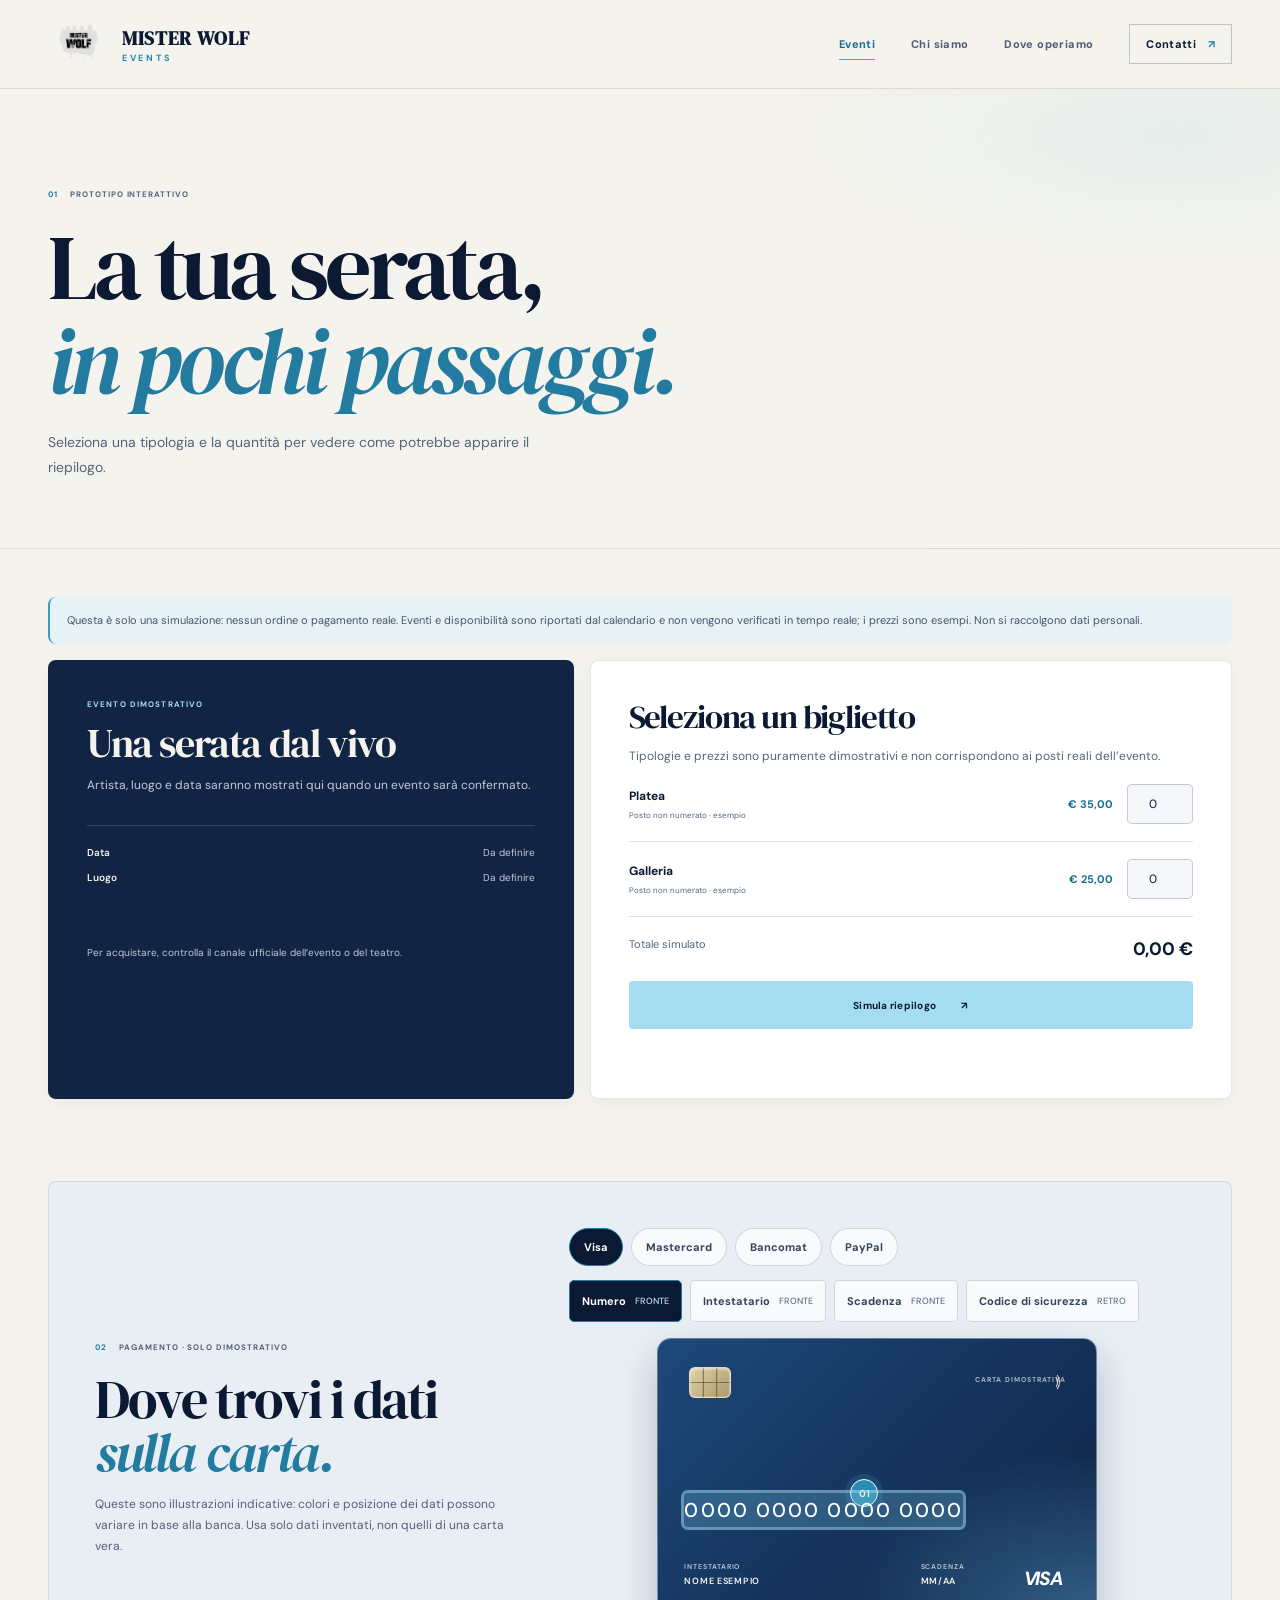
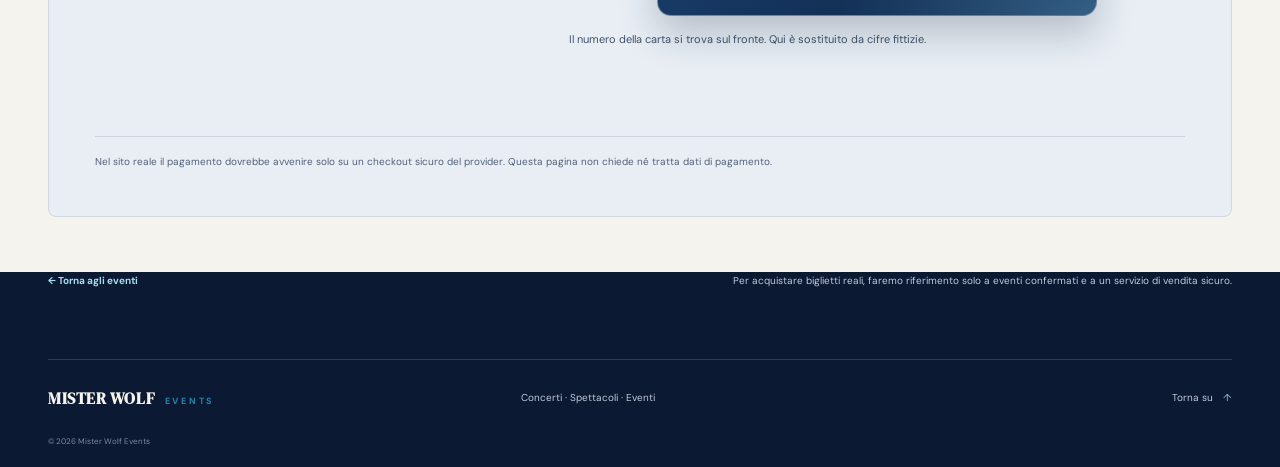
<file: mister-wolf-events/biglietteria.html>
<!doctype html>
<html lang="it">
  <head>
    <meta charset="utf-8">
    <meta name="viewport" content="width=device-width, initial-scale=1">
    <meta name="theme-color" content="#0c1932">
    <meta name="description" content="Prova il prototipo dimostrativo della biglietteria Mister Wolf Events. Nessun acquisto o pagamento reale.">
    <title>Prototipo biglietteria | Mister Wolf Events</title>
    <link rel="icon" href="assets/mister-wolf-logo.png" type="image/png">
    <link rel="preconnect" href="https://fonts.googleapis.com">
    <link rel="preconnect" href="https://fonts.gstatic.com" crossorigin>
    <link href="https://fonts.googleapis.com/css2?family=DM+Sans:wght@400;500;600;700&family=DM+Serif+Display:ital@0;1&display=swap" rel="stylesheet">
    <link rel="stylesheet" href="styles.css">
    <script src="script.js" defer></script>
  </head>
  <body>
    <a class="skip-link" href="#contenuto">Vai al contenuto</a>
    <header class="site-header">
      <div class="header-inner">
        <a class="brand" href="index.html" aria-label="Mister Wolf Events, pagina iniziale">
          <span class="brand-logo"><img src="assets/mister-wolf-logo.png" alt="Mister Wolf"></span>
          <span class="brand-name">MISTER WOLF <span>EVENTS</span></span>
        </a>
        <button class="menu-toggle" type="button" aria-expanded="false" aria-controls="site-navigation"><span class="menu-toggle-label">Menu</span><span class="menu-toggle-icon" aria-hidden="true"></span></button>
        <nav class="site-nav" id="site-navigation" aria-label="Navigazione principale">
          <a href="eventi.html" aria-current="page">Eventi</a>
          <a href="chi-siamo.html">Chi siamo</a>
          <a href="dove-operiamo.html">Dove operiamo</a>
          <a class="nav-contact" href="index.html#contatti">Contatti <span aria-hidden="true">↗</span></a>
        </nav>
      </div>
    </header>
    <main id="contenuto">
      <section class="page-hero section-wrap ticket-page-hero" aria-labelledby="page-title">
        <div class="section-label"><span>01</span> Prototipo interattivo</div>
        <h1 id="page-title">La tua serata,<br><em>in pochi passaggi.</em></h1>
        <p>Seleziona una tipologia e la quantità per vedere come potrebbe apparire il riepilogo.</p>
      </section>
      <section class="ticket-demo section-wrap" aria-label="Selezione biglietti dimostrativa">
        <p class="ticket-demo-notice">
          Questa è solo una simulazione: nessun ordine o pagamento reale.
          Eventi e disponibilità sono riportati dal calendario e non vengono verificati in tempo reale; i prezzi sono esempi.
          Non si raccolgono dati personali.
        </p>
        <div class="ticket-layout">
          <article class="ticket-event">
            <img class="ticket-event-poster" id="ticket-event-poster" alt="" hidden>
            <span class="event-category" id="ticket-event-category">Evento dimostrativo</span>
            <h2 id="ticket-event-title">Una serata dal vivo</h2>
            <p class="ticket-event-description" id="ticket-event-description">Artista, luogo e data saranno mostrati qui quando un evento sarà confermato.</p>
            <div class="ticket-event-meta">
              <span><strong>Data</strong><span class="ticket-meta-value" id="ticket-event-date">Da definire</span></span>
              <span><strong>Luogo</strong><span class="ticket-meta-value" id="ticket-event-place">Da definire</span></span>
            </div>
            <p class="ticket-event-availability" id="ticket-event-availability" aria-live="polite"></p>
            <p class="ticket-event-footnote">Per acquistare, controlla il canale ufficiale dell’evento o del teatro.</p>
          </article>
          <form class="ticket-form" id="ticket-form">
            <h2>Seleziona un biglietto</h2>
            <p class="ticket-form-intro">Tipologie e prezzi sono puramente dimostrativi e non corrispondono ai posti reali dell’evento.</p>
            <div class="ticket-option">
              <label for="quantity-platea">
                <span class="ticket-option-name">Platea</span>
                <span class="ticket-option-note">Posto non numerato · esempio</span>
              </label>
              <span class="ticket-price">€ 35,00</span>
              <input id="quantity-platea" name="platea" type="number" min="0" max="6" step="1" value="0" inputmode="numeric" aria-label="Quantità biglietti platea, massimo 6">
            </div>
            <div class="ticket-option">
              <label for="quantity-galleria">
                <span class="ticket-option-name">Galleria</span>
                <span class="ticket-option-note">Posto non numerato · esempio</span>
              </label>
              <span class="ticket-price">€ 25,00</span>
              <input id="quantity-galleria" name="galleria" type="number" min="0" max="6" step="1" value="0" inputmode="numeric" aria-label="Quantità biglietti galleria, massimo 6">
            </div>
            <div class="ticket-total" aria-live="polite">
              <span>Totale simulato</span>
              <output id="ticket-total" for="quantity-platea quantity-galleria">€ 0,00</output>
            </div>
            <button class="button button-primary ticket-submit" type="submit">Simula riepilogo <span aria-hidden="true">↗</span></button>
            <p class="ticket-status" id="ticket-status" role="status" aria-live="polite"></p>
          </form>
        </div>
        <section class="card-guide" aria-labelledby="card-guide-title">
          <div class="card-guide-heading">
            <div class="section-label"><span>02</span> Pagamento · solo dimostrativo</div>
            <h2 id="card-guide-title">Dove trovi i dati<br><em>sulla carta.</em></h2>
            <p>Queste sono illustrazioni indicative: colori e posizione dei dati possono variare in base alla banca. Usa solo dati inventati, non quelli di una carta vera.</p>
          </div>
          <div class="card-guide-content">
            <div class="payment-methods" role="group" aria-label="Scegli il metodo di pagamento dimostrativo">
              <button class="payment-method is-active" type="button" data-payment-method="visa" aria-pressed="true">Visa</button>
              <button class="payment-method" type="button" data-payment-method="mastercard" aria-pressed="false">Mastercard</button>
              <button class="payment-method" type="button" data-payment-method="bancomat" aria-pressed="false">Bancomat</button>
              <button class="payment-method" type="button" data-payment-method="paypal" aria-pressed="false">PayPal</button>
            </div>
            <div class="card-guide-controls" role="group" aria-label="Scegli quale dato dimostrativo mostrare">
              <button class="card-guide-control is-active" type="button" data-card-field-target="number" aria-pressed="true">
                Numero <span>Fronte</span>
              </button>
              <button class="card-guide-control" type="button" data-card-field-target="name" aria-pressed="false">
                Intestatario <span>Fronte</span>
              </button>
              <button class="card-guide-control" type="button" data-card-field-target="expiry" aria-pressed="false">
                Scadenza <span>Fronte</span>
              </button>
              <button class="card-guide-control" type="button" data-card-field-target="security" aria-pressed="false">
                Codice di sicurezza <span>Retro</span>
              </button>
              <button class="card-guide-control" type="button" data-card-field-target="wallet" aria-pressed="false" hidden>
                Account demo <span>PayPal</span>
              </button>
            </div>
            <div class="demo-card-stage">
              <div class="demo-card" id="demo-card" data-method="visa" data-side="front" aria-label="Illustrazione dimostrativa di una carta Visa">
                <div class="demo-card-face demo-card-front">
                  <div class="demo-card-standard-content">
                    <div class="demo-card-top">
                      <span class="demo-card-chip" aria-hidden="true"></span>
                      <span class="demo-card-contactless" aria-hidden="true"></span>
                    </div>
                    <span class="demo-card-demo-label">CARTA DIMOSTRATIVA</span>
                    <div class="demo-card-number" data-card-field="number">0000 0000 0000 0000</div>
                    <div class="demo-card-bottom">
                      <span data-card-field="name"><small>INTESTATARIO</small>NOME ESEMPIO</span>
                      <span data-card-field="expiry"><small>SCADENZA</small>MM/AA</span>
                    </div>
                    <span class="demo-card-brand"><span data-card-brand>VISA</span></span>
                    <span class="demo-card-marker demo-card-marker-number" data-card-marker="number" aria-hidden="true">01</span>
                    <span class="demo-card-marker demo-card-marker-name" data-card-marker="name" aria-hidden="true">02</span>
                    <span class="demo-card-marker demo-card-marker-expiry" data-card-marker="expiry" aria-hidden="true">03</span>
                  </div>
                  <div class="demo-wallet-view" hidden>
                    <div class="demo-wallet-brand">PayPal <span>DEMO</span></div>
                    <p>Conferma con PayPal</p>
                    <strong data-card-field="wallet">utente@example.test</strong>
                    <span class="demo-wallet-action">Continua · simulazione</span>
                    <span class="demo-card-marker demo-card-marker-wallet" data-card-marker="wallet" aria-hidden="true">01</span>
                  </div>
                </div>
                <div class="demo-card-face demo-card-back">
                  <span class="demo-card-magnetic" aria-hidden="true"></span>
                  <div class="demo-card-signature"><span>FIRMA</span><strong data-card-field="security">•••</strong></div>
                  <p>CVV · SOLO ESEMPIO</p>
                  <span class="demo-card-marker demo-card-marker-security" data-card-marker="security" aria-hidden="true">04</span>
                </div>
              </div>
            </div>
            <p class="card-guide-hint" id="card-guide-hint" aria-live="polite">Sul fronte trovi il numero della carta, il nome dell’intestatario e la data di scadenza.</p>
          </div>
          <p class="card-guide-safety">Nel sito reale il pagamento dovrebbe avvenire solo su un checkout sicuro del provider. Questa pagina non chiede né tratta dati di pagamento.</p>
        </section>
      </section>
      <section class="ticket-next-step section-wrap">
        <a href="eventi.html">← Torna agli eventi</a>
        <p>Per acquistare biglietti reali, faremo riferimento solo a eventi confermati e a un servizio di vendita sicuro.</p>
      </section>
    </main>
    <footer class="site-footer">
      <a class="footer-brand" href="index.html">MISTER WOLF <span>EVENTS</span></a>
      <p>Concerti · Spettacoli · Eventi</p>
      <a class="back-to-top" href="#contenuto">Torna su <span aria-hidden="true">↑</span></a>
      <small>© <span id="current-year">2026</span> Mister Wolf Events</small>
    </footer>
  </body>
</html>
</file>
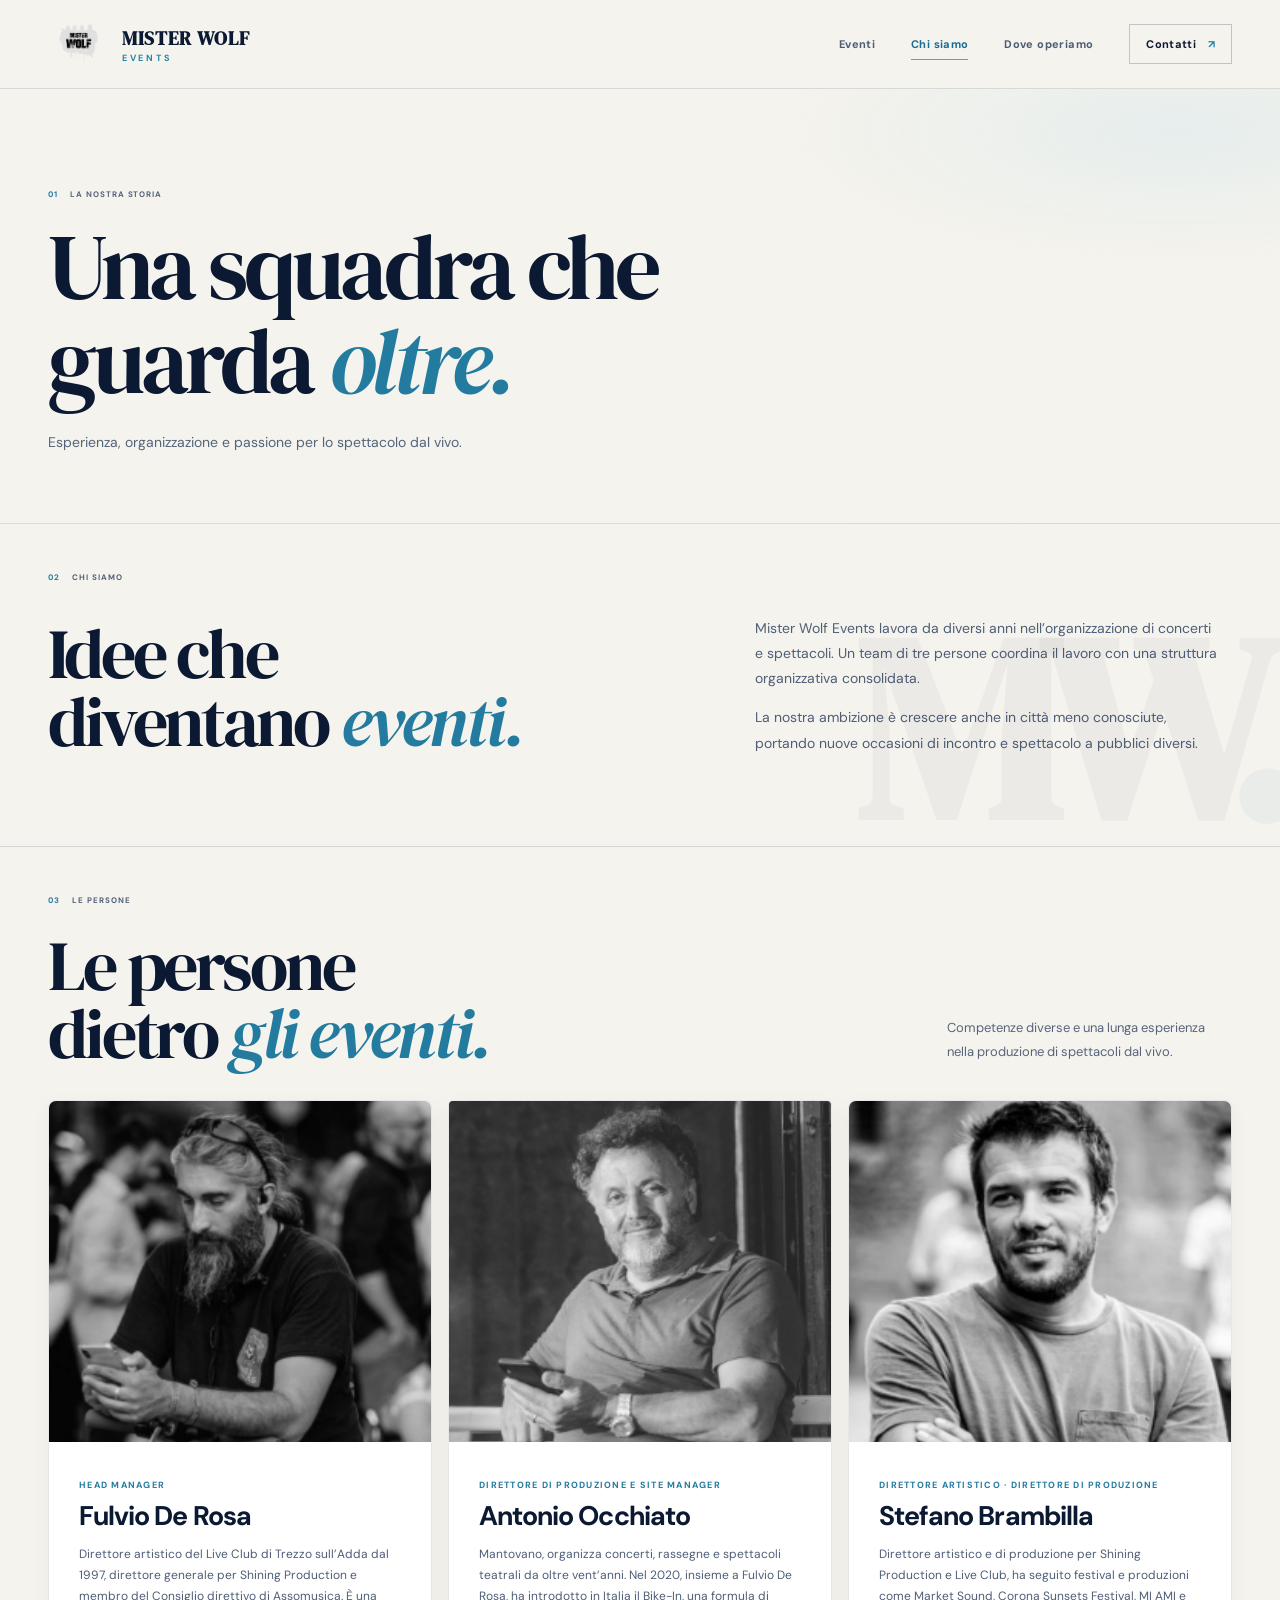
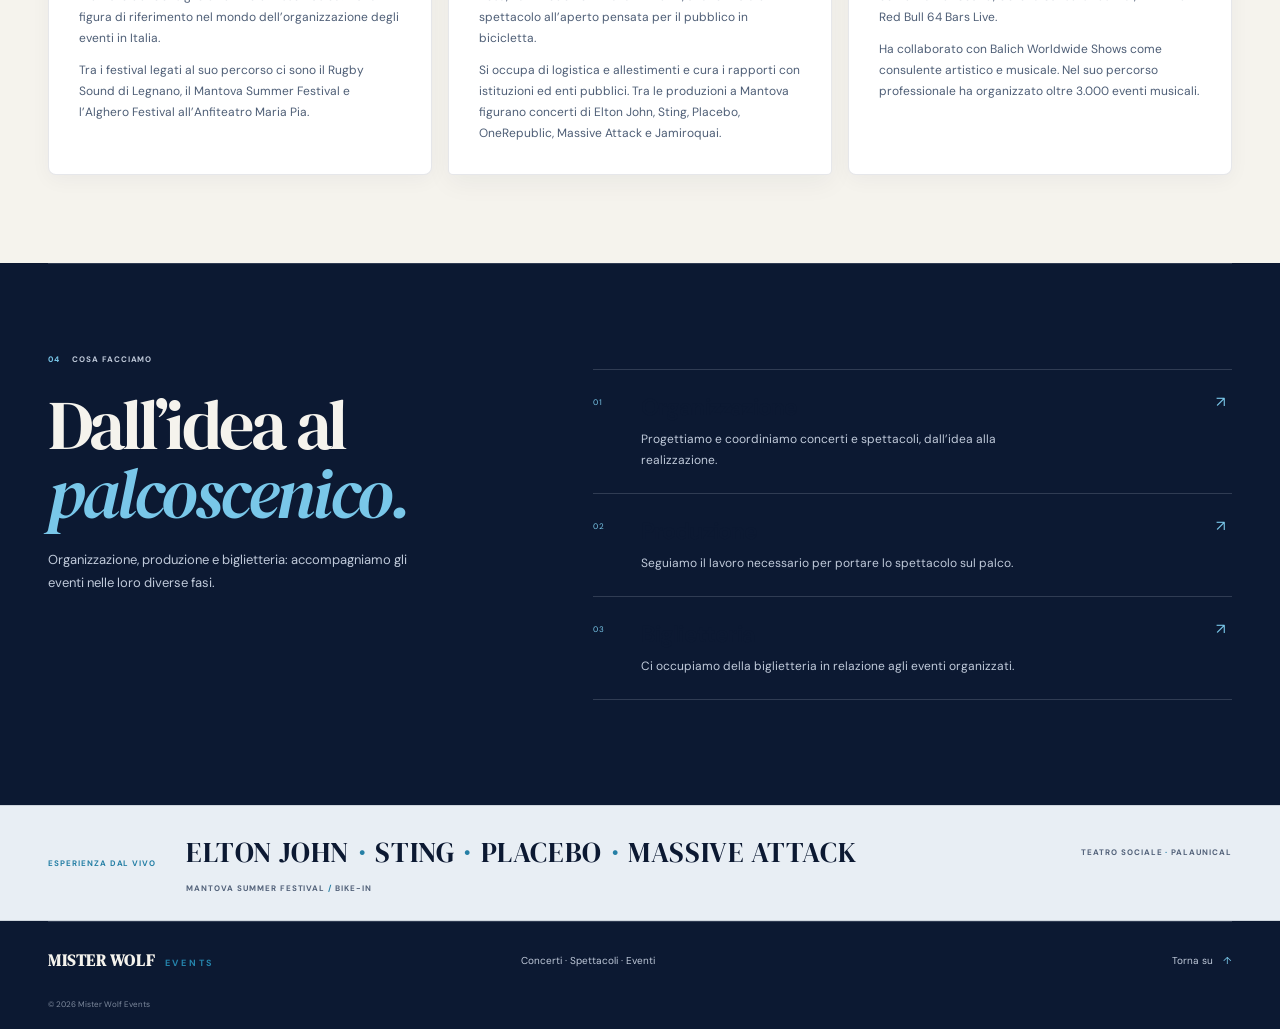
<file: mister-wolf-events/chi-siamo.html>
<!doctype html>
<html lang="it">
  <head>
    <meta charset="utf-8">
    <meta name="viewport" content="width=device-width, initial-scale=1">
    <meta name="theme-color" content="#0c1932">
    <meta name="description" content="Scopri Mister Wolf Events: un team di tre persone dedicato a concerti e spettacoli.">
    <title>Chi siamo | Mister Wolf Events</title>
    <link rel="icon" href="assets/mister-wolf-logo.png" type="image/png">
    <link rel="preconnect" href="https://fonts.googleapis.com">
    <link rel="preconnect" href="https://fonts.gstatic.com" crossorigin>
    <link href="https://fonts.googleapis.com/css2?family=DM+Sans:wght@400;500;600;700&family=DM+Serif+Display:ital@0;1&display=swap" rel="stylesheet">
    <link rel="stylesheet" href="styles.css">
    <script src="script.js" defer></script>
  </head>
  <body>
    <a class="skip-link" href="#contenuto">Vai al contenuto</a>
    <header class="site-header">
      <div class="header-inner">
        <a class="brand" href="index.html" aria-label="Mister Wolf Events, pagina iniziale">
          <span class="brand-logo"><img src="assets/mister-wolf-logo.png" alt="Mister Wolf"></span>
          <span class="brand-name">MISTER WOLF <span>EVENTS</span></span>
        </a>
        <button class="menu-toggle" type="button" aria-expanded="false" aria-controls="site-navigation"><span class="menu-toggle-label">Menu</span><span class="menu-toggle-icon" aria-hidden="true"></span></button>
        <nav class="site-nav" id="site-navigation" aria-label="Navigazione principale">
          <a href="eventi.html">Eventi</a>
          <a href="chi-siamo.html" aria-current="page">Chi siamo</a>
          <a href="dove-operiamo.html">Dove operiamo</a>
          <a class="nav-contact" href="index.html#contatti">Contatti <span aria-hidden="true">↗</span></a>
        </nav>
      </div>
    </header>
    <main id="contenuto">
      <section class="page-hero section-wrap" aria-labelledby="page-title">
        <div class="section-label"><span>01</span> La nostra storia</div>
        <h1 id="page-title">Una squadra che<br>guarda <em>oltre.</em></h1>
        <p>Esperienza, organizzazione e passione per lo spettacolo dal vivo.</p>
      </section>
      <section class="intro section-wrap about-intro" aria-labelledby="about-title">
        <div class="section-label"><span>02</span> Chi siamo</div>
        <div class="intro-copy">
          <h2 id="about-title">Idee che<br>diventano <em>eventi.</em></h2>
          <div class="intro-detail">
            <p>Mister Wolf Events lavora da diversi anni nell’organizzazione di concerti e spettacoli. Un team di tre persone coordina il lavoro con una struttura organizzativa consolidata.</p>
            <p>La nostra ambizione è crescere anche in città meno conosciute, portando nuove occasioni di incontro e spettacolo a pubblici diversi.</p>
          </div>
        </div>
        <div class="intro-mark" aria-hidden="true">MW<span>.</span></div>
      </section>
      <section class="team section-wrap" aria-labelledby="team-title">
        <div class="team-heading">
          <div>
            <div class="section-label"><span>03</span> Le persone</div>
            <h2 id="team-title">Le persone<br>dietro <em>gli eventi.</em></h2>
          </div>
          <p>Competenze diverse e una lunga esperienza nella produzione di spettacoli dal vivo.</p>
        </div>
        <div class="team-grid">
          <article class="team-card">
            <figure class="team-portrait">
              <img src="assets/team-fulvio-de-rosa.png" alt="Fulvio De Rosa, ritratto in bianco e nero" loading="lazy">
            </figure>
            <div class="team-copy">
              <span class="team-role">Head Manager</span>
              <h3>Fulvio De Rosa</h3>
              <p>
                Direttore artistico del Live Club di Trezzo sull’Adda dal 1997,
                direttore generale per Shining Production e membro del Consiglio
                direttivo di Assomusica. È una figura di riferimento nel mondo
                dell’organizzazione degli eventi in Italia.
              </p>
              <p>
                Tra i festival legati al suo percorso ci sono il Rugby Sound di
                Legnano, il Mantova Summer Festival e l’Alghero Festival
                all’Anfiteatro Maria Pia.
              </p>
            </div>
          </article>
          <article class="team-card">
            <figure class="team-portrait">
              <img src="assets/team-antonio-occhiato.png" alt="Antonio Occhiato, ritratto in bianco e nero" loading="lazy">
            </figure>
            <div class="team-copy">
              <span class="team-role">Direttore di Produzione e Site Manager</span>
              <h3>Antonio Occhiato</h3>
              <p>
                Mantovano, organizza concerti, rassegne e spettacoli teatrali
                da oltre vent’anni. Nel 2020, insieme a Fulvio De Rosa, ha
                introdotto in Italia il Bike-In, una formula di spettacolo
                all’aperto pensata per il pubblico in bicicletta.
              </p>
              <p>
                Si occupa di logistica e allestimenti e cura i rapporti con
                istituzioni ed enti pubblici. Tra le produzioni a Mantova
                figurano concerti di Elton John, Sting, Placebo, OneRepublic,
                Massive Attack e Jamiroquai.
              </p>
            </div>
          </article>
          <article class="team-card">
            <figure class="team-portrait">
              <img src="assets/team-stefano-brambilla.png" alt="Stefano Brambilla, ritratto in bianco e nero" loading="lazy">
            </figure>
            <div class="team-copy">
              <span class="team-role">Direttore Artistico · Direttore di Produzione</span>
              <h3>Stefano Brambilla</h3>
              <p>
                Direttore artistico e di produzione per Shining Production e
                Live Club, ha seguito festival e produzioni come Market Sound,
                Corona Sunsets Festival, MI AMI e Red Bull 64 Bars Live.
              </p>
              <p>
                Ha collaborato con Balich Worldwide Shows come consulente
                artistico e musicale. Nel suo percorso professionale ha
                organizzato oltre 3.000 eventi musicali.
              </p>
            </div>
          </article>
        </div>
      </section>
      <section class="services section-wrap" aria-labelledby="services-title">
        <div class="section-heading">
          <div class="section-label"><span>04</span> Cosa facciamo</div>
          <h2 id="services-title">Dall’idea al<br><em>palcoscenico.</em></h2>
          <p>Organizzazione, produzione e biglietteria: accompagniamo gli eventi nelle loro diverse fasi.</p>
        </div>
        <div class="service-list">
          <article class="service-card"><span class="service-number">01</span><div><h3>Organizzazione</h3><p>Progettiamo e coordiniamo concerti e spettacoli, dall’idea alla realizzazione.</p></div><span class="service-arrow" aria-hidden="true">↗</span></article>
          <article class="service-card"><span class="service-number">02</span><div><h3>Produzione</h3><p>Seguiamo il lavoro necessario per portare lo spettacolo sul palco.</p></div><span class="service-arrow" aria-hidden="true">↗</span></article>
          <article class="service-card"><span class="service-number">03</span><div><h3>Biglietteria</h3><p>Ci occupiamo della biglietteria in relazione agli eventi organizzati.</p></div><span class="service-arrow" aria-hidden="true">↗</span></article>
        </div>
      </section>
      <section class="proof-band about-proof" aria-label="Esperienza e progetti">
        <div class="proof-band-inner section-wrap">
          <p>Esperienza dal vivo</p>
          <div class="proof-names"><span>Elton John</span><i aria-hidden="true">·</i><span>Sting</span><i aria-hidden="true">·</i><span>Placebo</span><i aria-hidden="true">·</i><span>Massive Attack</span></div>
          <p class="proof-projects">Mantova Summer Festival <i aria-hidden="true">/</i> Bike-In</p>
          <p class="proof-venues">Teatro Sociale <i aria-hidden="true">·</i> PalaUnical</p>
        </div>
      </section>
    </main>
    <footer class="site-footer">
      <a class="footer-brand" href="index.html">MISTER WOLF <span>EVENTS</span></a>
      <p>Concerti · Spettacoli · Eventi</p>
      <a class="back-to-top" href="#contenuto">Torna su <span aria-hidden="true">↑</span></a>
      <small>© <span id="current-year">2026</span> Mister Wolf Events</small>
    </footer>
  </body>
</html>
</file>
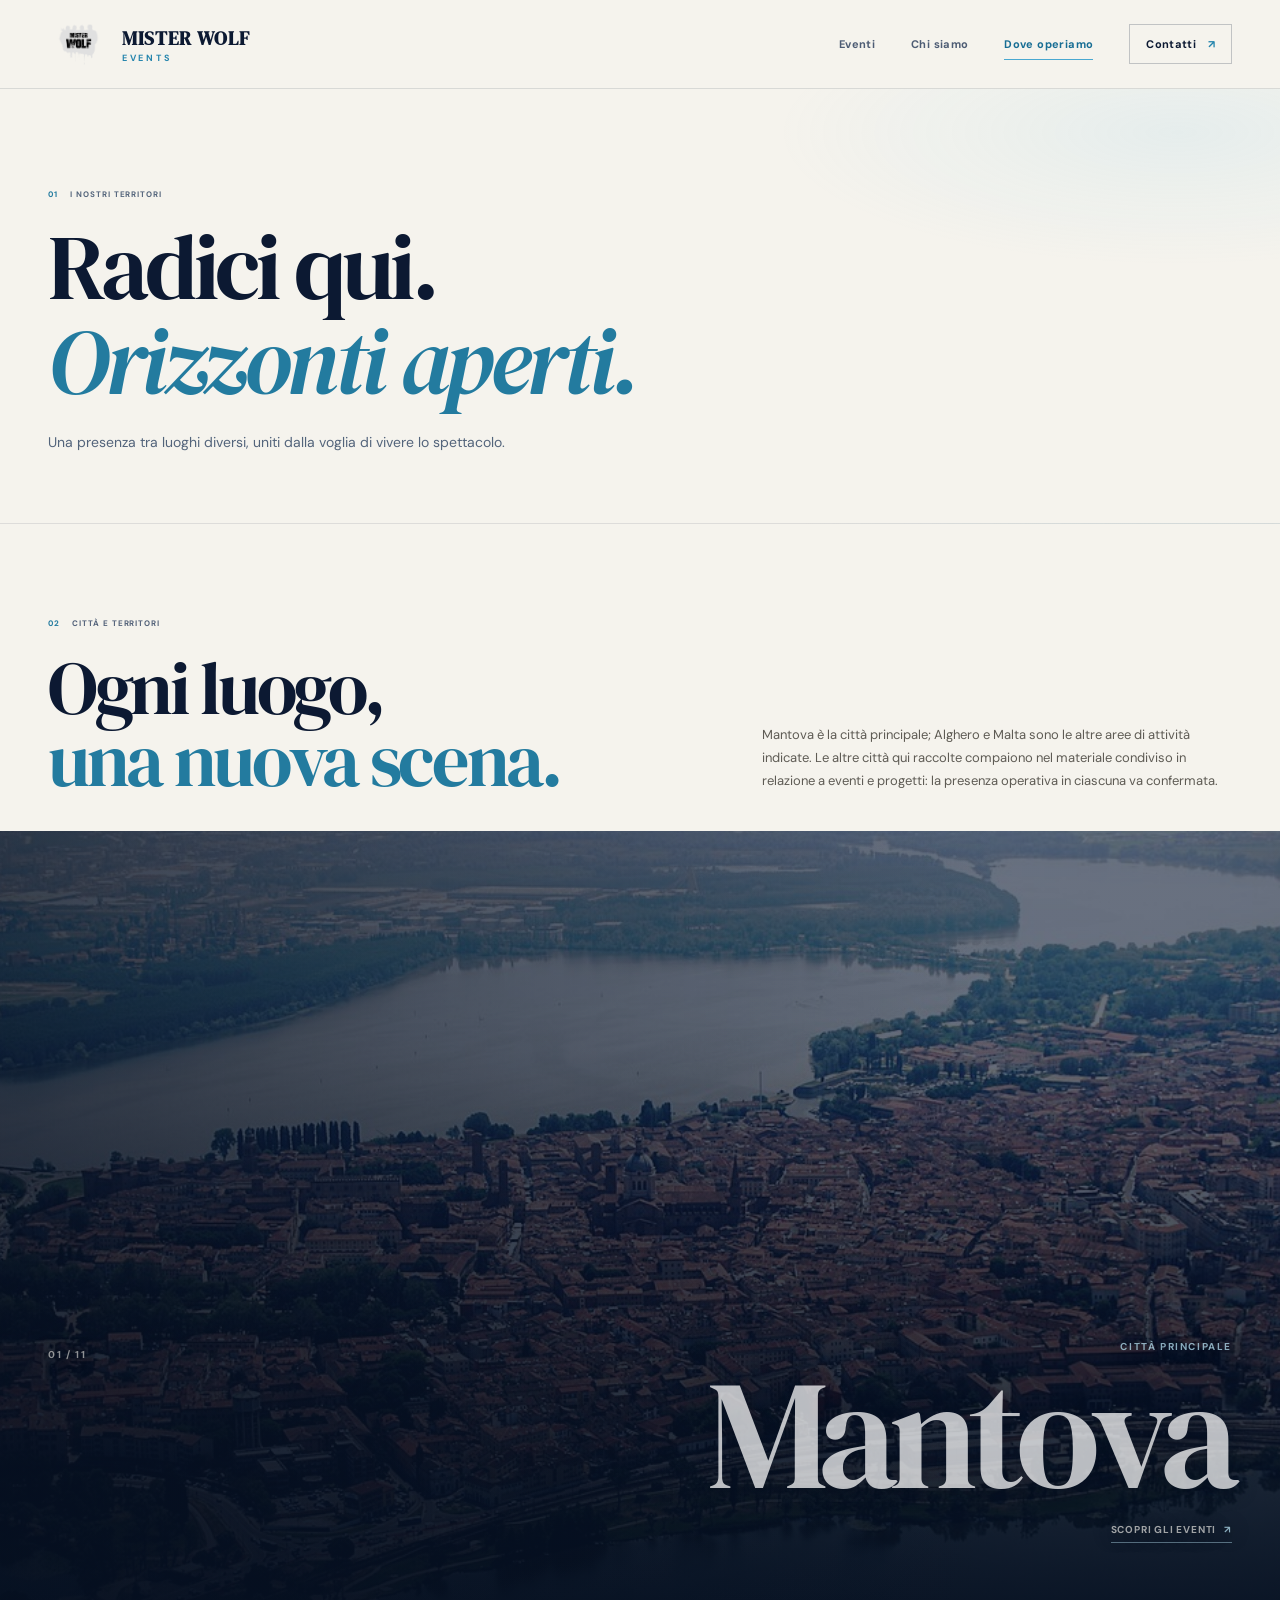
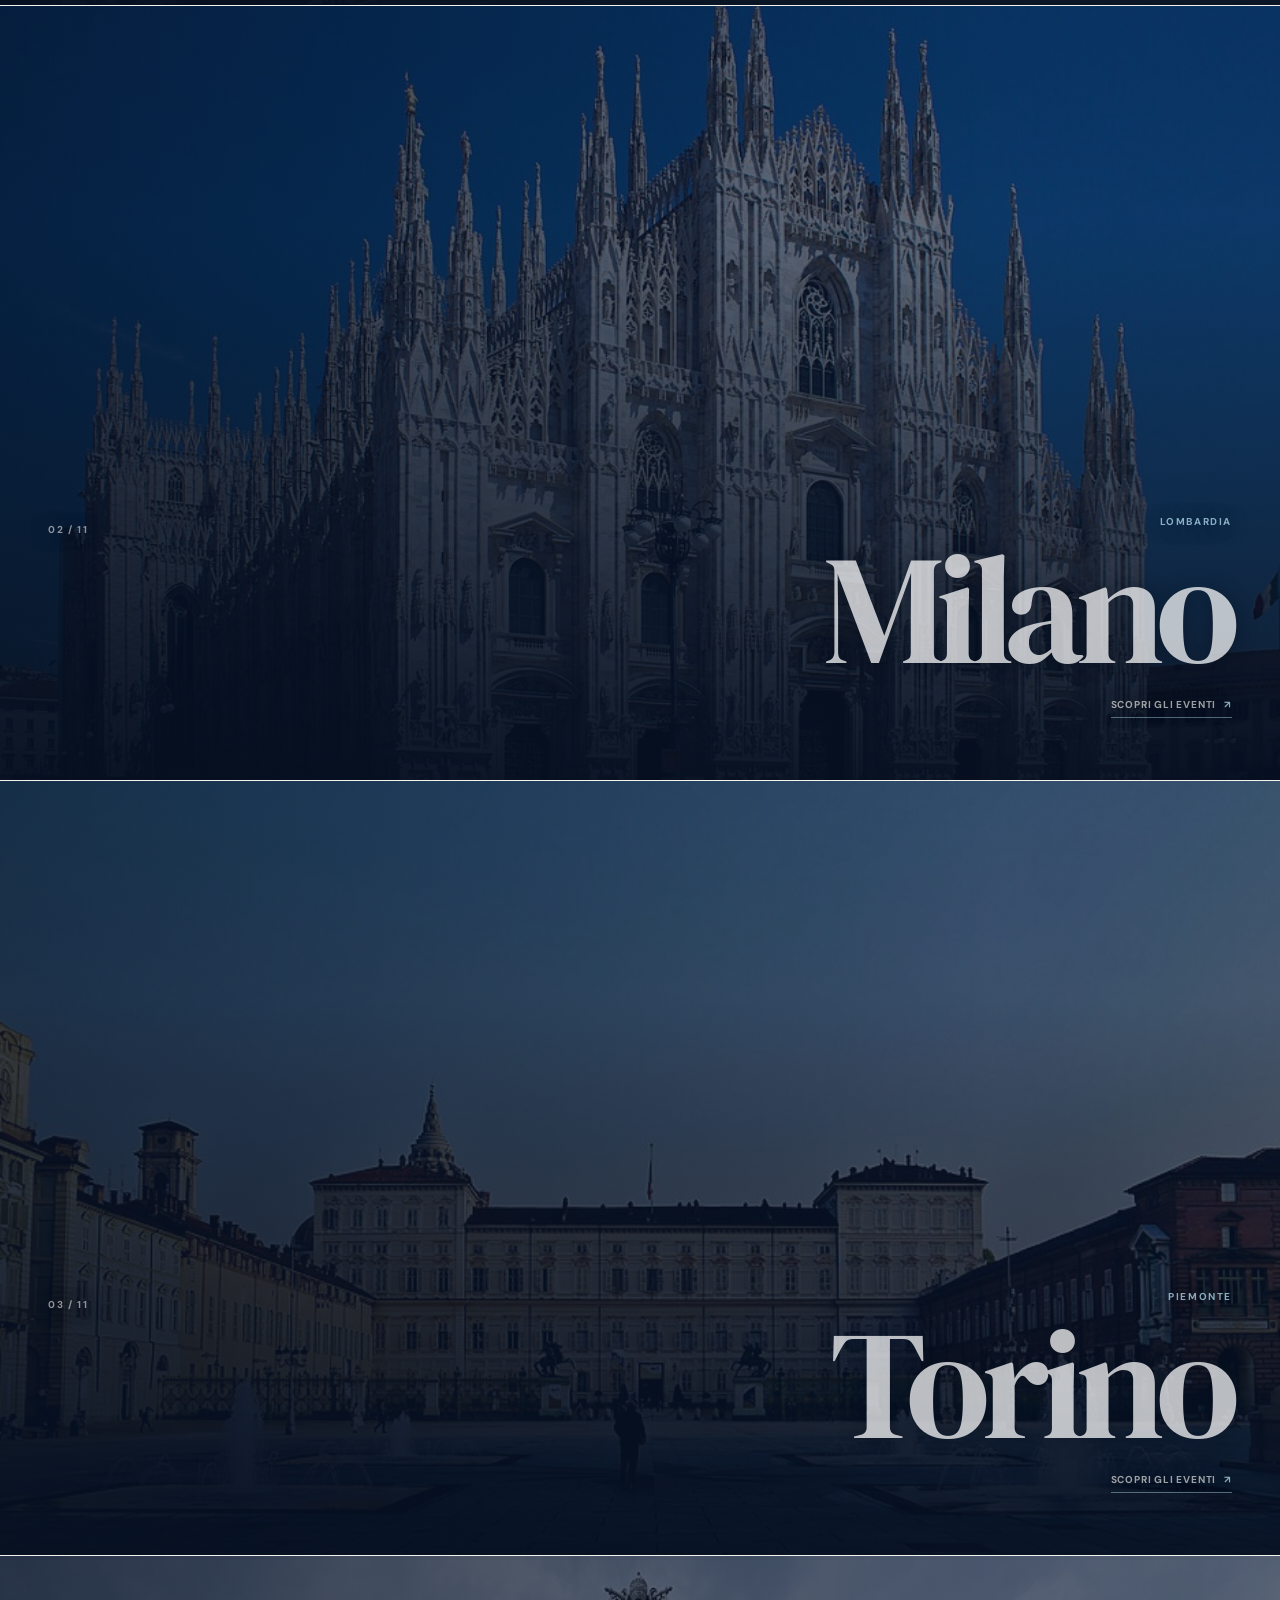
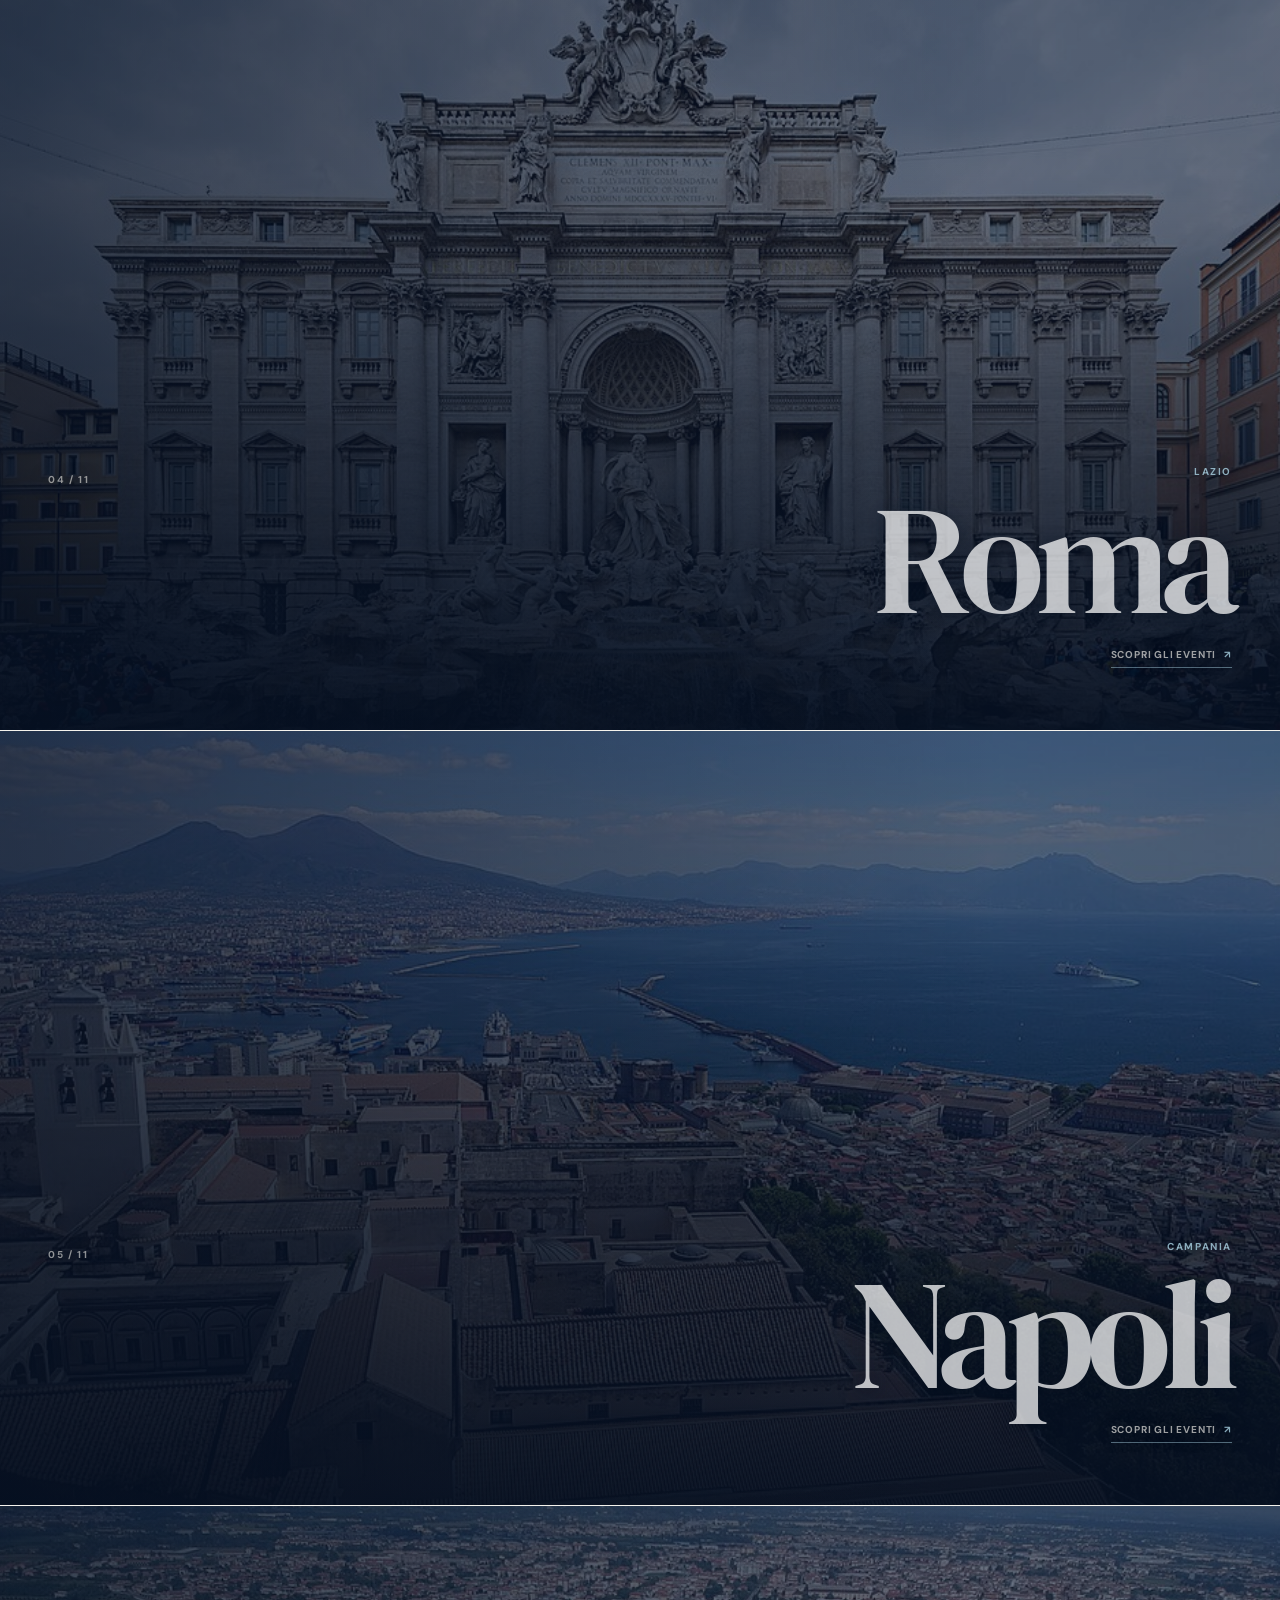
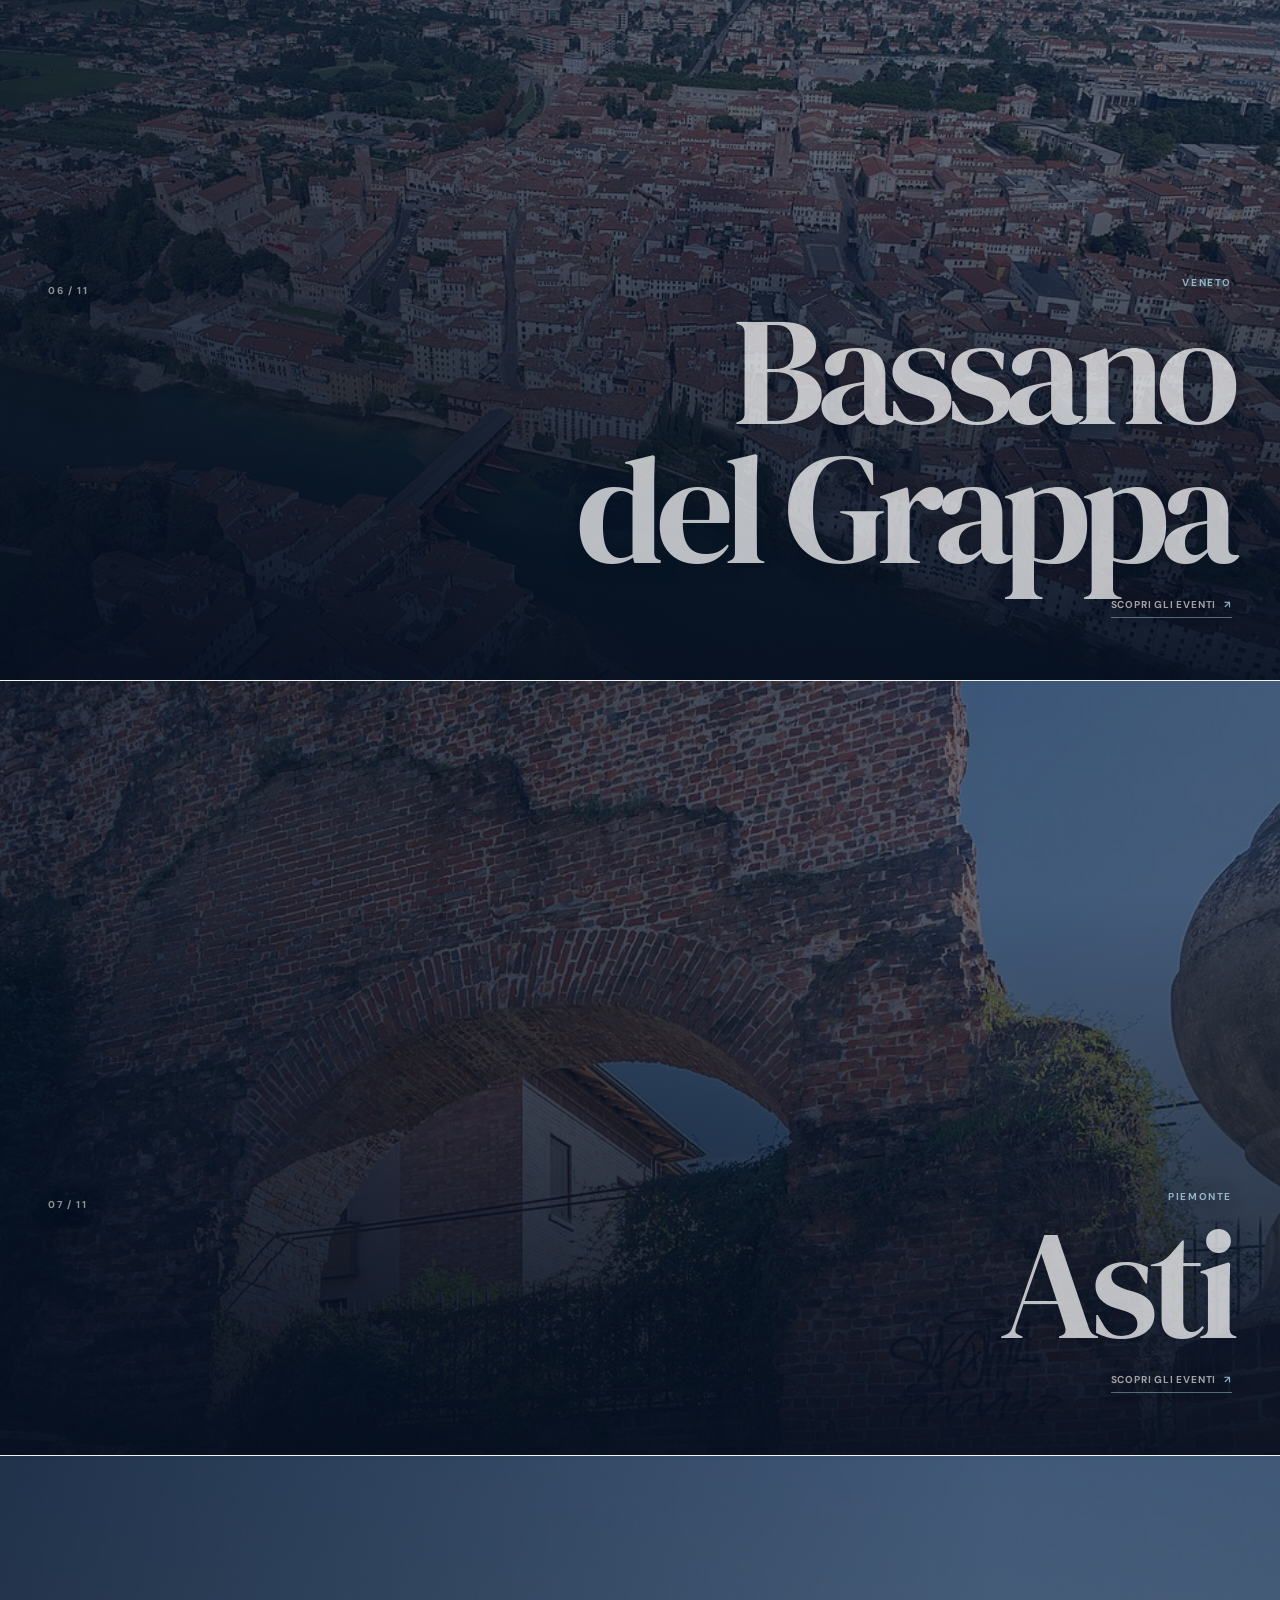
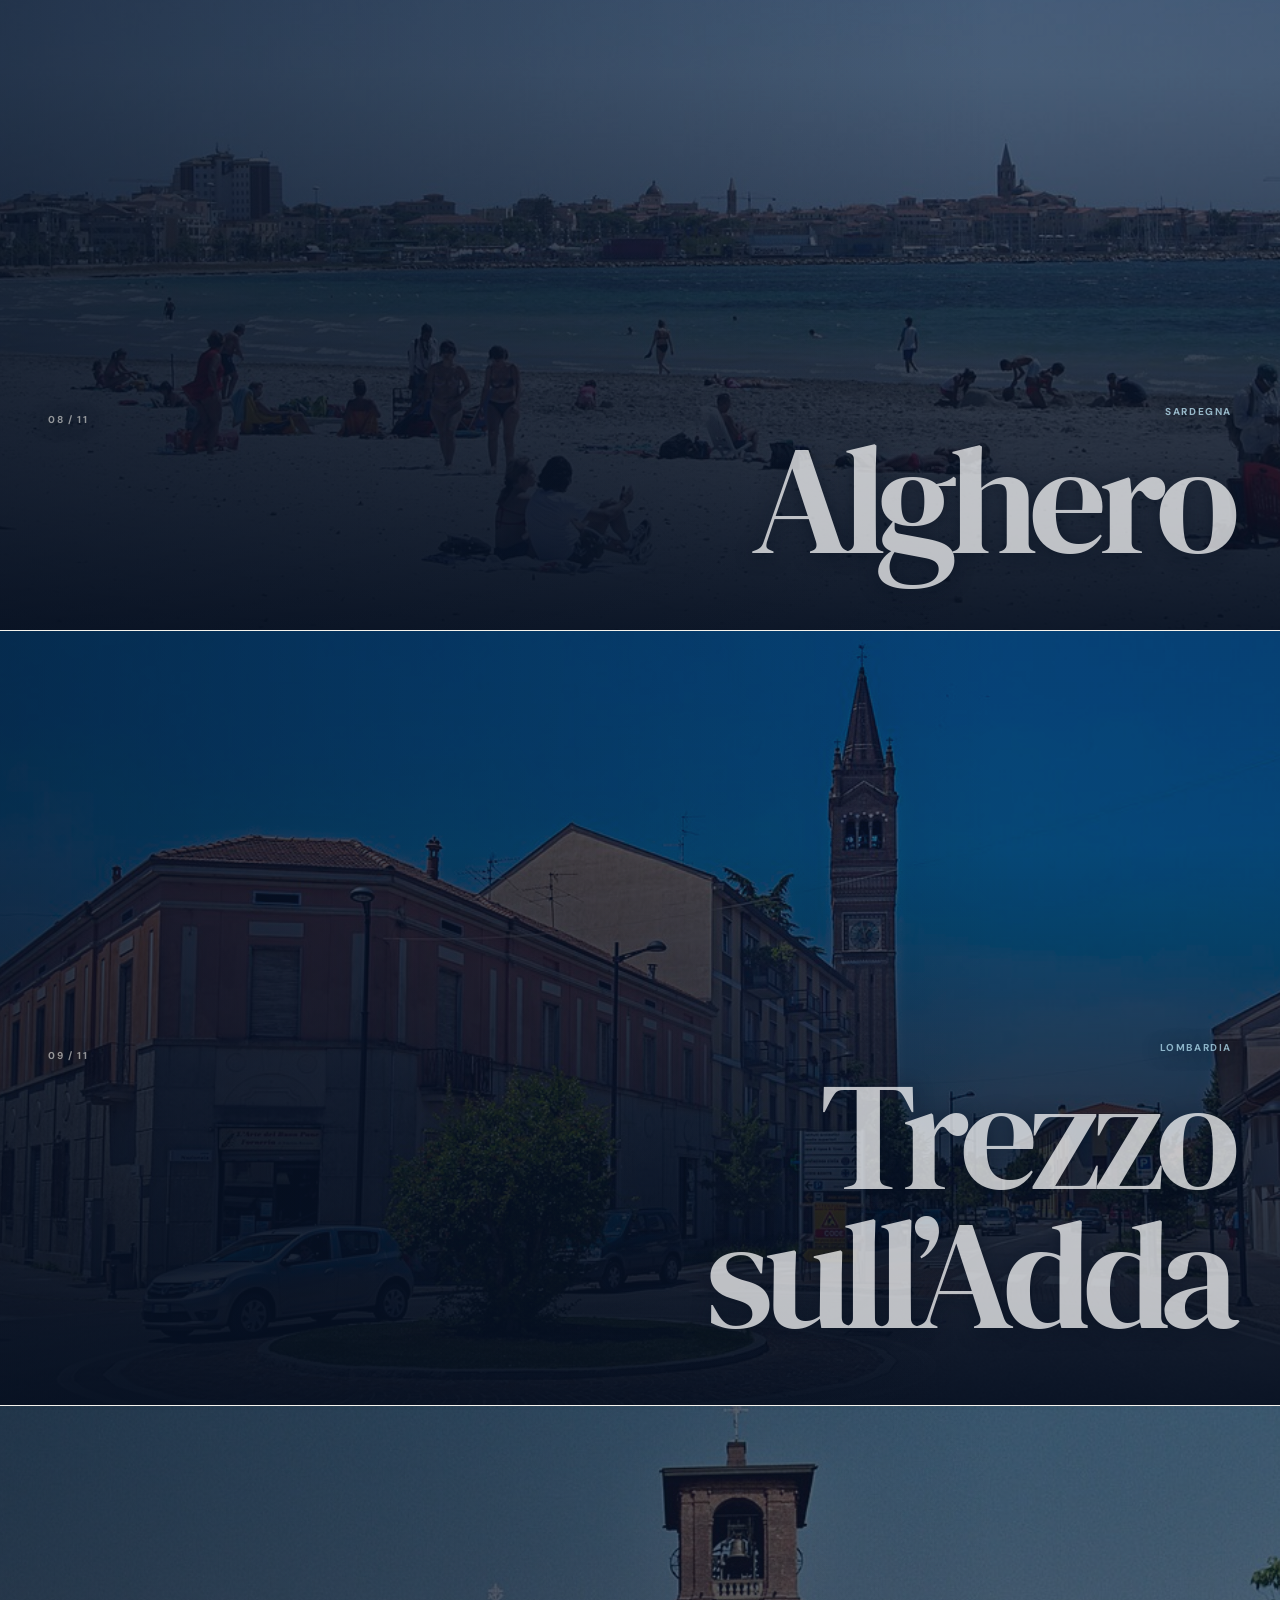
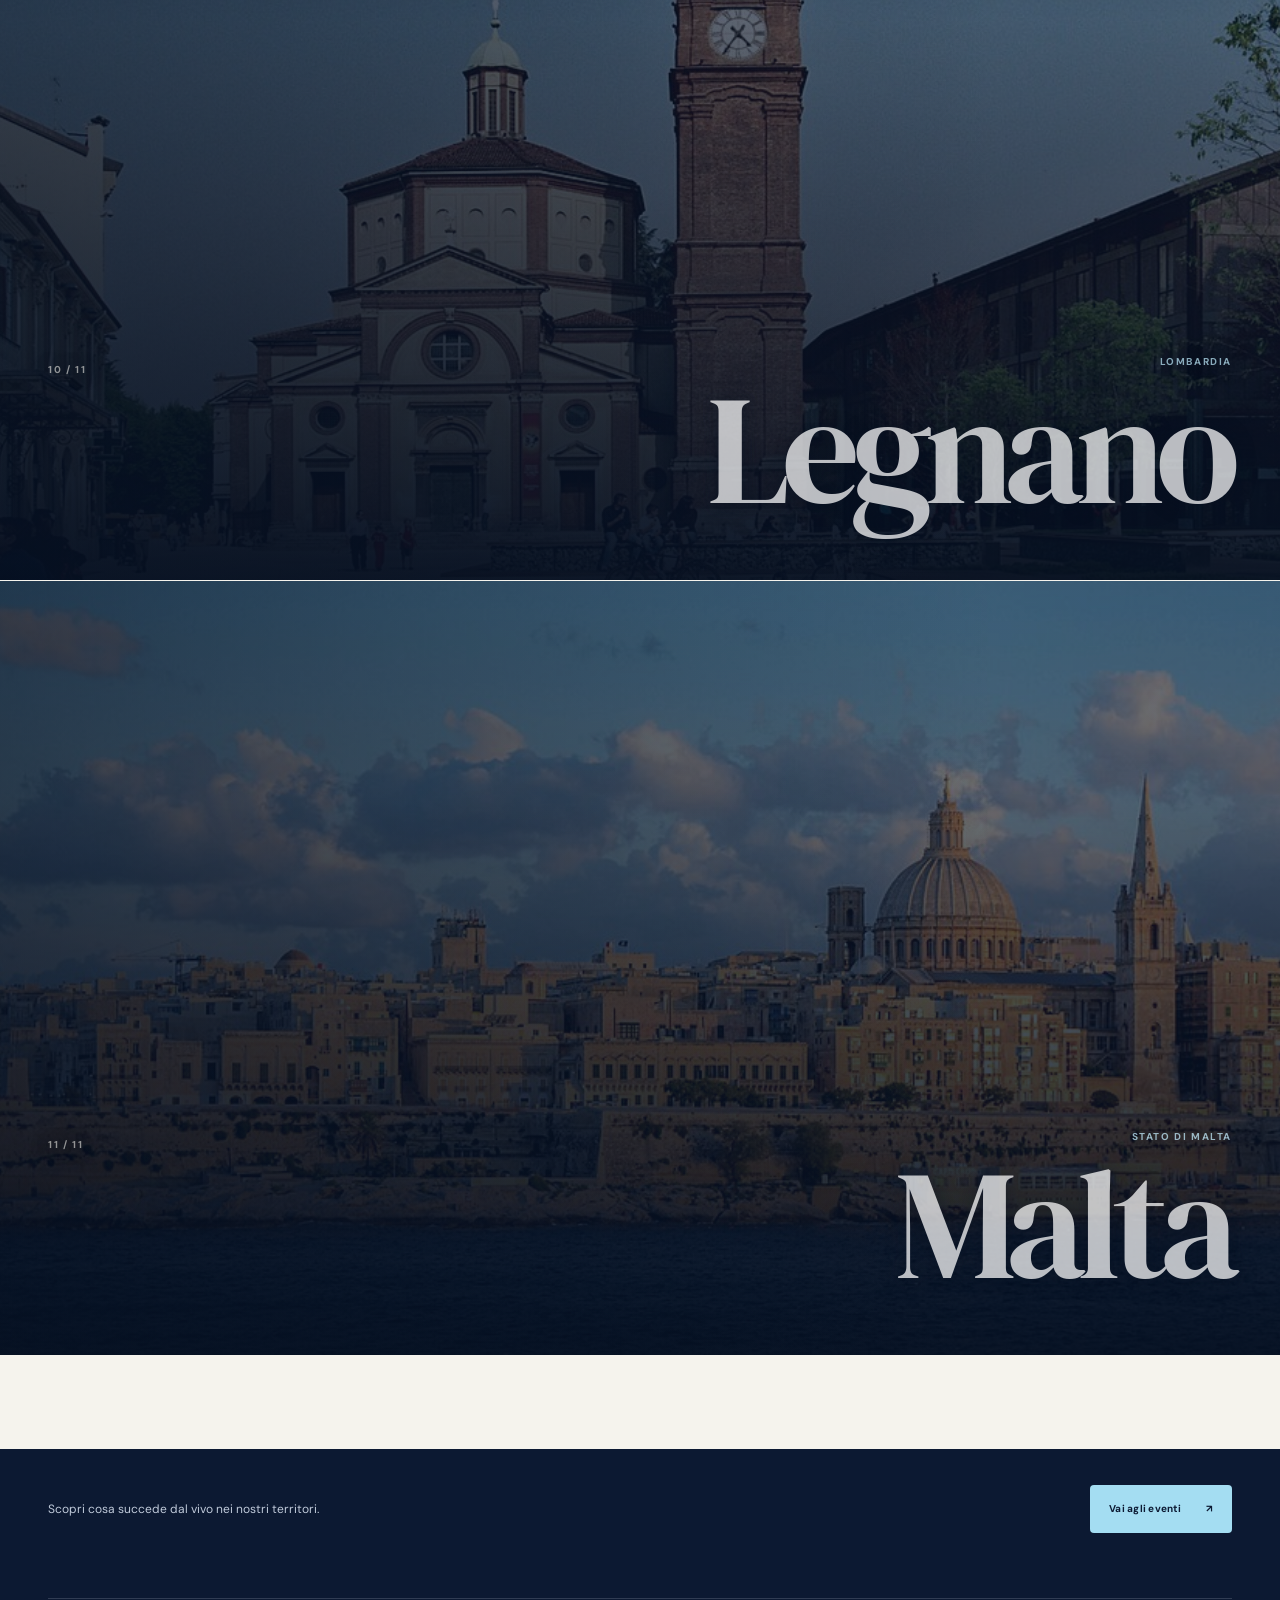
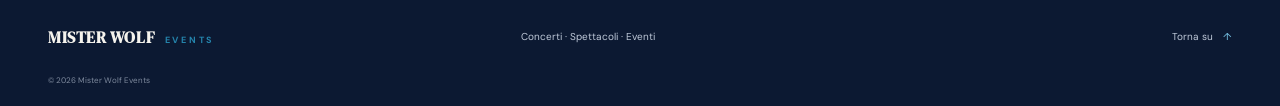
<file: mister-wolf-events/dove-operiamo.html>
<!doctype html>
<html lang="it">
  <head>
    <meta charset="utf-8">
    <meta name="viewport" content="width=device-width, initial-scale=1">
    <meta name="theme-color" content="#0c1932">
    <meta name="description" content="Mantova, Alghero, Malta e le città citate nei progetti di Mister Wolf Events. Scopri i luoghi attraverso le loro immagini.">
    <title>Dove operiamo | Mister Wolf Events</title>
    <link rel="icon" href="assets/mister-wolf-logo.png" type="image/png">
    <link rel="preconnect" href="https://fonts.googleapis.com">
    <link rel="preconnect" href="https://fonts.gstatic.com" crossorigin>
    <link href="https://fonts.googleapis.com/css2?family=DM+Sans:wght@400;500;600;700&family=DM+Serif+Display:ital@0;1&display=swap" rel="stylesheet">
    <link rel="stylesheet" href="styles.css">
    <script src="script.js" defer></script>
  </head>
  <body>
    <a class="skip-link" href="#contenuto">Vai al contenuto</a>
    <header class="site-header">
      <div class="header-inner">
        <a class="brand" href="index.html" aria-label="Mister Wolf Events, pagina iniziale">
          <span class="brand-logo"><img src="assets/mister-wolf-logo.png" alt="Mister Wolf"></span>
          <span class="brand-name">MISTER WOLF <span>EVENTS</span></span>
        </a>
        <button class="menu-toggle" type="button" aria-expanded="false" aria-controls="site-navigation"><span class="menu-toggle-label">Menu</span><span class="menu-toggle-icon" aria-hidden="true"></span></button>
        <nav class="site-nav" id="site-navigation" aria-label="Navigazione principale">
          <a href="eventi.html">Eventi</a>
          <a href="chi-siamo.html">Chi siamo</a>
          <a href="dove-operiamo.html" aria-current="page">Dove operiamo</a>
          <a class="nav-contact" href="index.html#contatti">Contatti <span aria-hidden="true">↗</span></a>
        </nav>
      </div>
    </header>
    <main id="contenuto">
      <section class="page-hero section-wrap" aria-labelledby="page-title">
        <div class="section-label"><span>01</span> I nostri territori</div>
        <h1 id="page-title">Radici qui.<br><em>Orizzonti aperti.</em></h1>
        <p>Una presenza tra luoghi diversi, uniti dalla voglia di vivere lo spettacolo.</p>
      </section>
      <section class="city-directory" aria-labelledby="cities-title">
        <div class="city-directory-inner section-wrap">
          <div class="city-directory-heading">
            <div>
              <div class="section-label"><span>02</span> Città e territori</div>
              <h2 id="cities-title">Ogni luogo,<br><em>una nuova scena.</em></h2>
            </div>
            <p>
              Mantova è la città principale; Alghero e Malta sono le altre aree
              di attività indicate. Le altre città qui raccolte compaiono nel
              materiale condiviso in relazione a eventi e progetti: la presenza
              operativa in ciascuna va confermata.
            </p>
          </div>
          <div class="city-scenes" aria-label="Città e territori">
            <a class="city-scene city-scene-link city-scene-primary" href="eventi.html?citta=mantova#event-filters" aria-label="Scopri gli eventi a Mantova">
              <img class="city-scene-image" src="assets/city-mantova.jpg" alt="Veduta aerea di Mantova e dei laghi" fetchpriority="high" decoding="async">
              <div class="city-scene-shade" aria-hidden="true"></div>
              <div class="city-scene-content">
                <span class="city-scene-index">01 / 11</span>
                <div><span class="city-scene-status">Città principale</span><h3>Mantova</h3><span class="city-scene-cta">Scopri gli eventi <span aria-hidden="true">↗</span></span></div>
              </div>
            </a>
            <a class="city-scene city-scene-link" href="eventi.html?citta=milano#event-filters" aria-label="Scopri gli eventi a Milano">
              <img class="city-scene-image" src="assets/city-milano.jpg" alt="Il Duomo di Milano in Piazza del Duomo" loading="lazy" decoding="async">
              <div class="city-scene-shade" aria-hidden="true"></div>
              <div class="city-scene-content">
                <span class="city-scene-index">02 / 11</span>
                <div><span class="city-scene-status">Lombardia</span><h3>Milano</h3><span class="city-scene-cta">Scopri gli eventi <span aria-hidden="true">↗</span></span></div>
              </div>
            </a>
            <a class="city-scene city-scene-link" href="eventi.html?citta=torino#event-filters" aria-label="Scopri gli eventi a Torino">
              <img class="city-scene-image" src="assets/city-torino.jpg" alt="Piazza Castello a Torino" loading="lazy" decoding="async">
              <div class="city-scene-shade" aria-hidden="true"></div>
              <div class="city-scene-content">
                <span class="city-scene-index">03 / 11</span>
                <div><span class="city-scene-status">Piemonte</span><h3>Torino</h3><span class="city-scene-cta">Scopri gli eventi <span aria-hidden="true">↗</span></span></div>
              </div>
            </a>
            <a class="city-scene city-scene-link" href="eventi.html?citta=roma#event-filters" aria-label="Scopri gli eventi a Roma">
              <img class="city-scene-image" src="assets/city-roma.jpg" alt="La Fontana di Trevi a Roma" loading="lazy" decoding="async">
              <div class="city-scene-shade" aria-hidden="true"></div>
              <div class="city-scene-content">
                <span class="city-scene-index">04 / 11</span>
                <div><span class="city-scene-status">Lazio</span><h3>Roma</h3><span class="city-scene-cta">Scopri gli eventi <span aria-hidden="true">↗</span></span></div>
              </div>
            </a>
            <a class="city-scene city-scene-link" href="eventi.html?citta=napoli#event-filters" aria-label="Scopri gli eventi a Napoli">
              <img class="city-scene-image" src="assets/city-napoli.jpg" alt="Il Maschio Angioino a Napoli" loading="lazy" decoding="async">
              <div class="city-scene-shade" aria-hidden="true"></div>
              <div class="city-scene-content">
                <span class="city-scene-index">05 / 11</span>
                <div><span class="city-scene-status">Campania</span><h3>Napoli</h3><span class="city-scene-cta">Scopri gli eventi <span aria-hidden="true">↗</span></span></div>
              </div>
            </a>
            <a class="city-scene city-scene-link" href="eventi.html?citta=bassano%20del%20grappa#event-filters" aria-label="Scopri gli eventi a Bassano del Grappa">
              <img class="city-scene-image" src="assets/city-bassano-del-grappa.jpg" alt="Veduta aerea di Bassano del Grappa e del fiume Brenta" loading="lazy" decoding="async">
              <div class="city-scene-shade" aria-hidden="true"></div>
              <div class="city-scene-content">
                <span class="city-scene-index">06 / 11</span>
                <div><span class="city-scene-status">Veneto</span><h3>Bassano del Grappa</h3><span class="city-scene-cta">Scopri gli eventi <span aria-hidden="true">↗</span></span></div>
              </div>
            </a>
            <a class="city-scene city-scene-link" href="eventi.html?citta=asti#event-filters" aria-label="Scopri gli eventi ad Asti">
              <img class="city-scene-image" src="assets/city-asti.jpg" alt="Le mura storiche della città di Asti" loading="lazy" decoding="async">
              <div class="city-scene-shade" aria-hidden="true"></div>
              <div class="city-scene-content">
                <span class="city-scene-index">07 / 11</span>
                <div><span class="city-scene-status">Piemonte</span><h3>Asti</h3><span class="city-scene-cta">Scopri gli eventi <span aria-hidden="true">↗</span></span></div>
              </div>
            </a>
            <article class="city-scene city-scene-active">
              <img class="city-scene-image" src="assets/city-alghero.jpg" alt="La spiaggia del Lido e il centro di Alghero" loading="lazy" decoding="async">
              <div class="city-scene-shade" aria-hidden="true"></div>
              <div class="city-scene-content">
                <span class="city-scene-index">08 / 11</span>
                <div><span class="city-scene-status">Sardegna</span><h3>Alghero</h3></div>
              </div>
            </article>
            <article class="city-scene">
              <img class="city-scene-image" src="assets/city-trezzo-sull-adda.jpg" alt="Una strada nel centro di Trezzo sull’Adda" loading="lazy" decoding="async">
              <div class="city-scene-shade" aria-hidden="true"></div>
              <div class="city-scene-content">
                <span class="city-scene-index">09 / 11</span>
                <div><span class="city-scene-status">Lombardia</span><h3>Trezzo sull’Adda</h3></div>
              </div>
            </article>
            <article class="city-scene">
              <img class="city-scene-image" src="assets/city-legnano.jpg" alt="La basilica di San Magno a Legnano" loading="lazy" decoding="async">
              <div class="city-scene-shade" aria-hidden="true"></div>
              <div class="city-scene-content">
                <span class="city-scene-index">10 / 11</span>
                <div><span class="city-scene-status">Lombardia</span><h3>Legnano</h3></div>
              </div>
            </article>
            <article class="city-scene city-scene-active">
              <img class="city-scene-image" src="assets/city-malta.jpg" alt="Il profilo storico di Valletta visto dal mare, a Malta" loading="lazy" decoding="async">
              <div class="city-scene-shade" aria-hidden="true"></div>
              <div class="city-scene-content">
                <span class="city-scene-index">11 / 11</span>
                <div><span class="city-scene-status">Stato di Malta</span><h3>Malta</h3></div>
              </div>
            </article>
          </div>
        </div>
      </section>
      <section class="territory-cta section-wrap">
        <p>Scopri cosa succede dal vivo nei nostri territori.</p>
        <a class="button button-primary" href="eventi.html">Vai agli eventi <span aria-hidden="true">↗</span></a>
      </section>
    </main>
    <footer class="site-footer">
      <a class="footer-brand" href="index.html">MISTER WOLF <span>EVENTS</span></a>
      <p>Concerti · Spettacoli · Eventi</p>
      <a class="back-to-top" href="#contenuto">Torna su <span aria-hidden="true">↑</span></a>
      <small>© <span id="current-year">2026</span> Mister Wolf Events</small>
    </footer>
  </body>
</html>
</file>
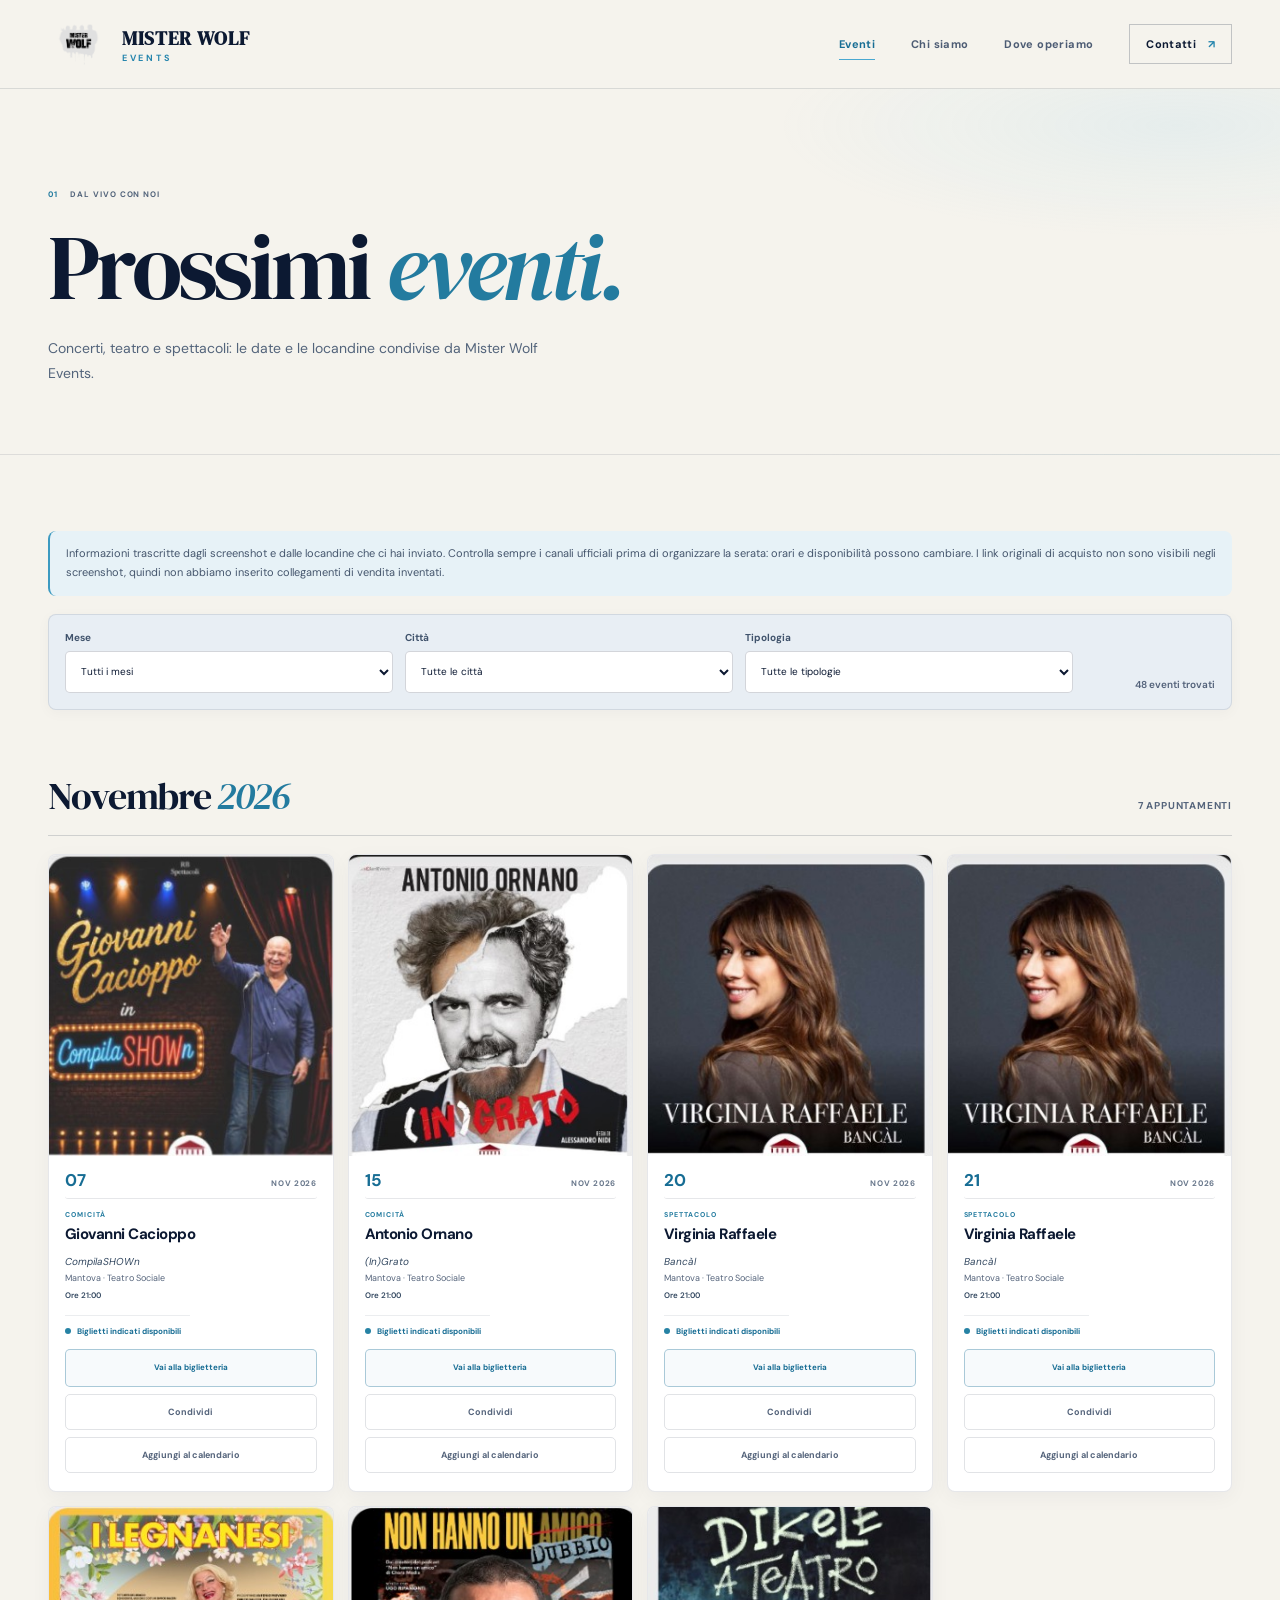
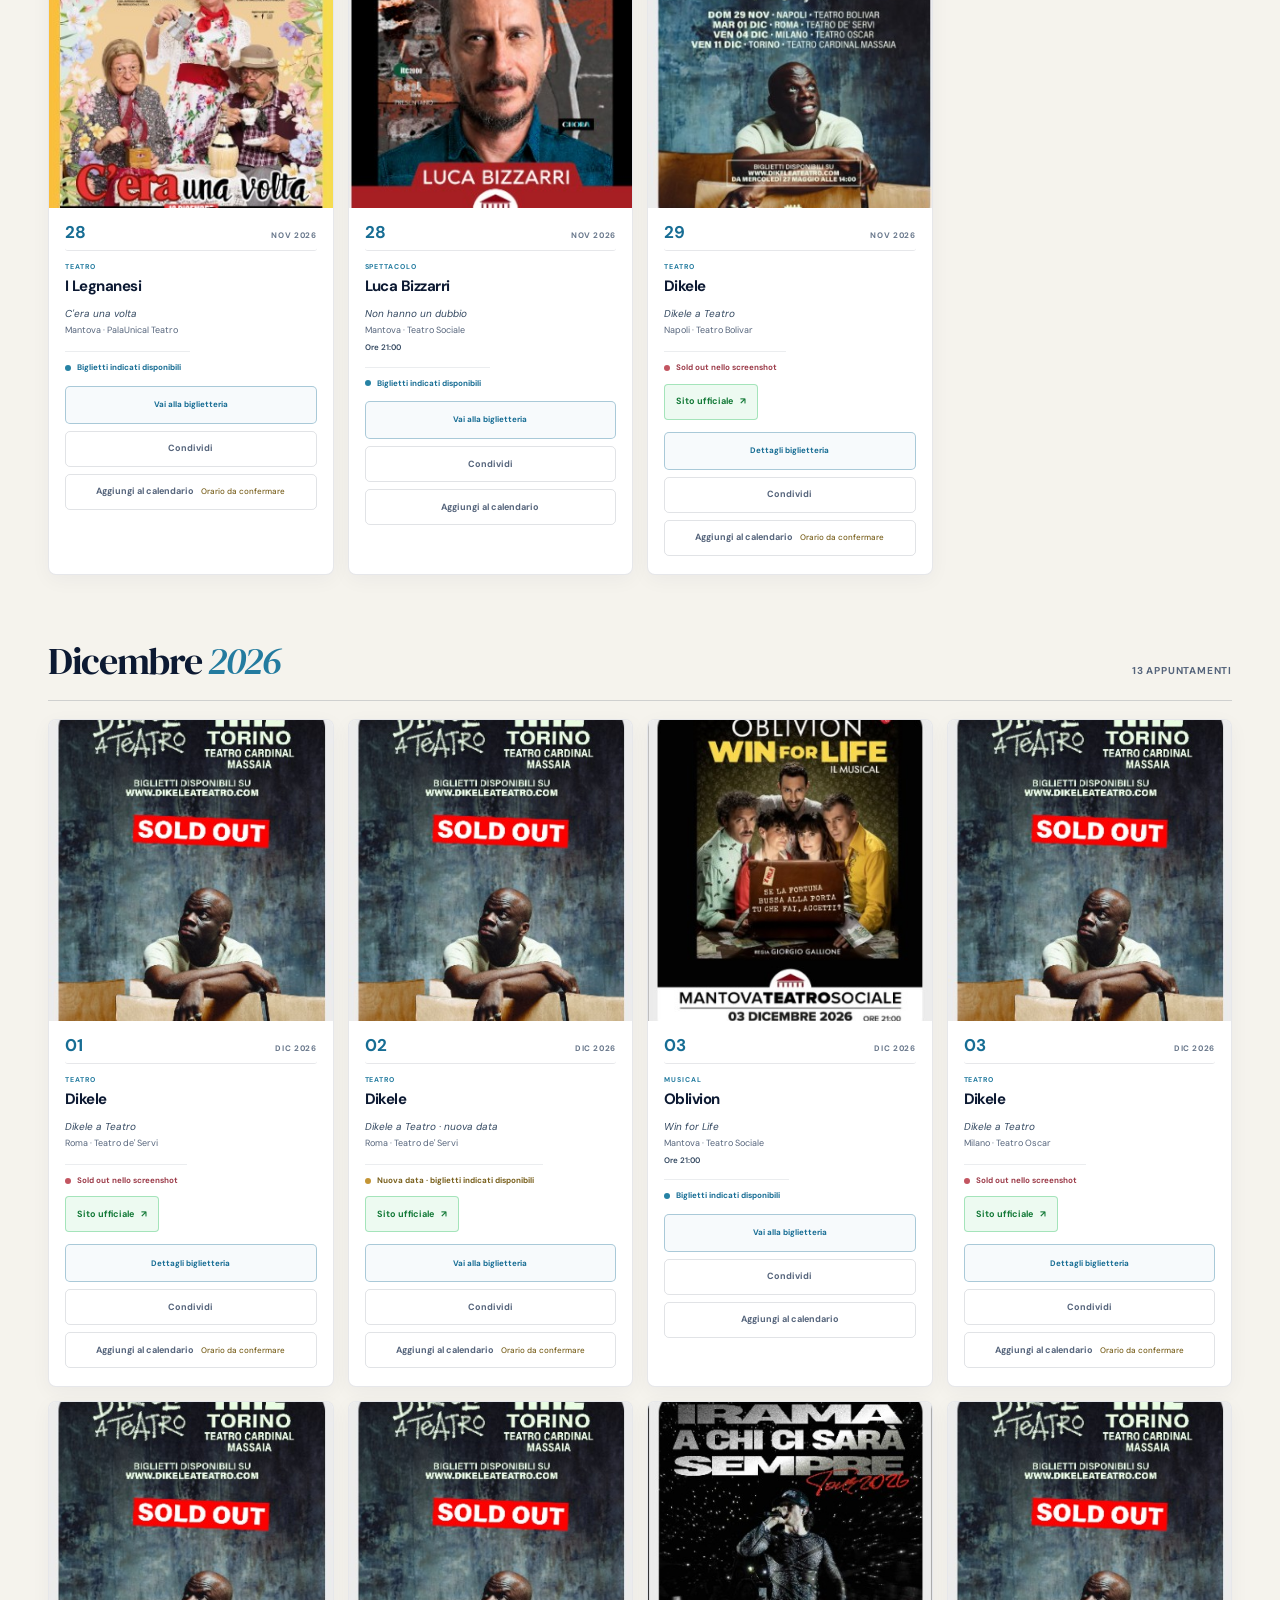
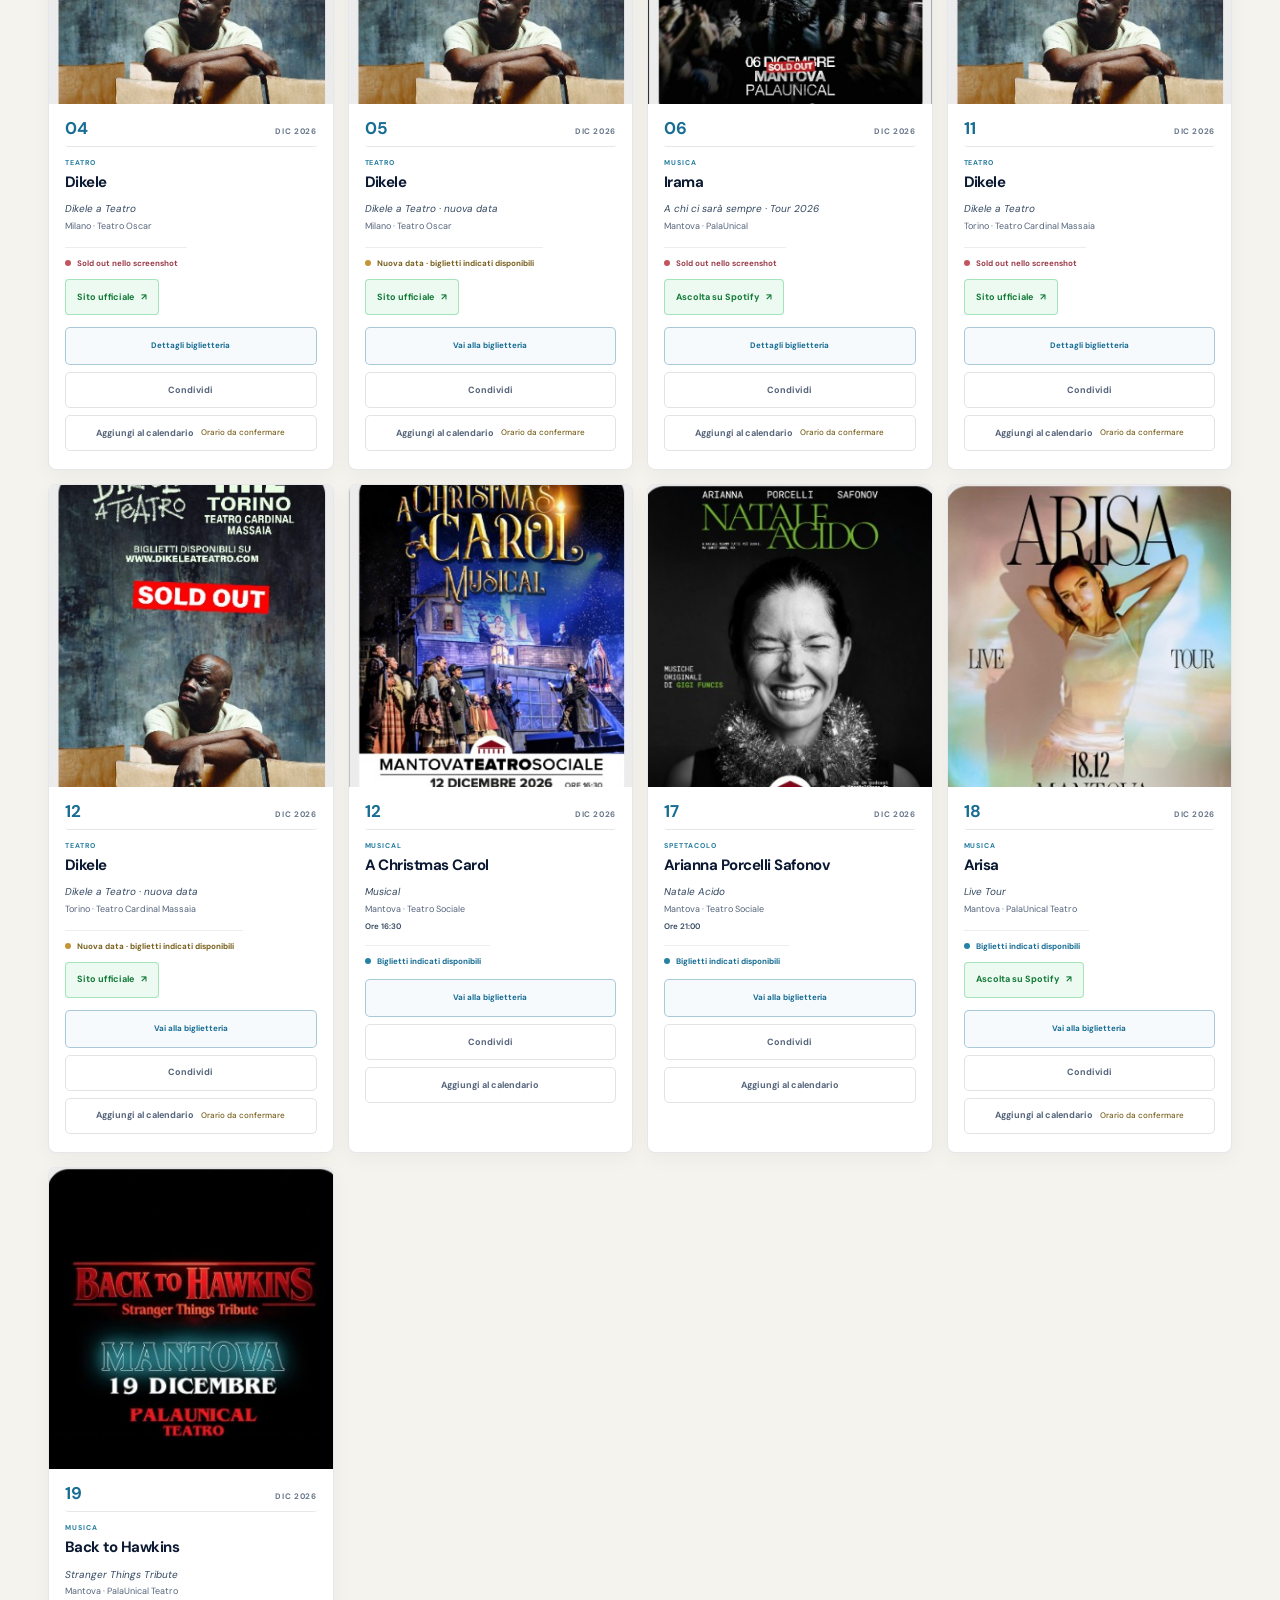
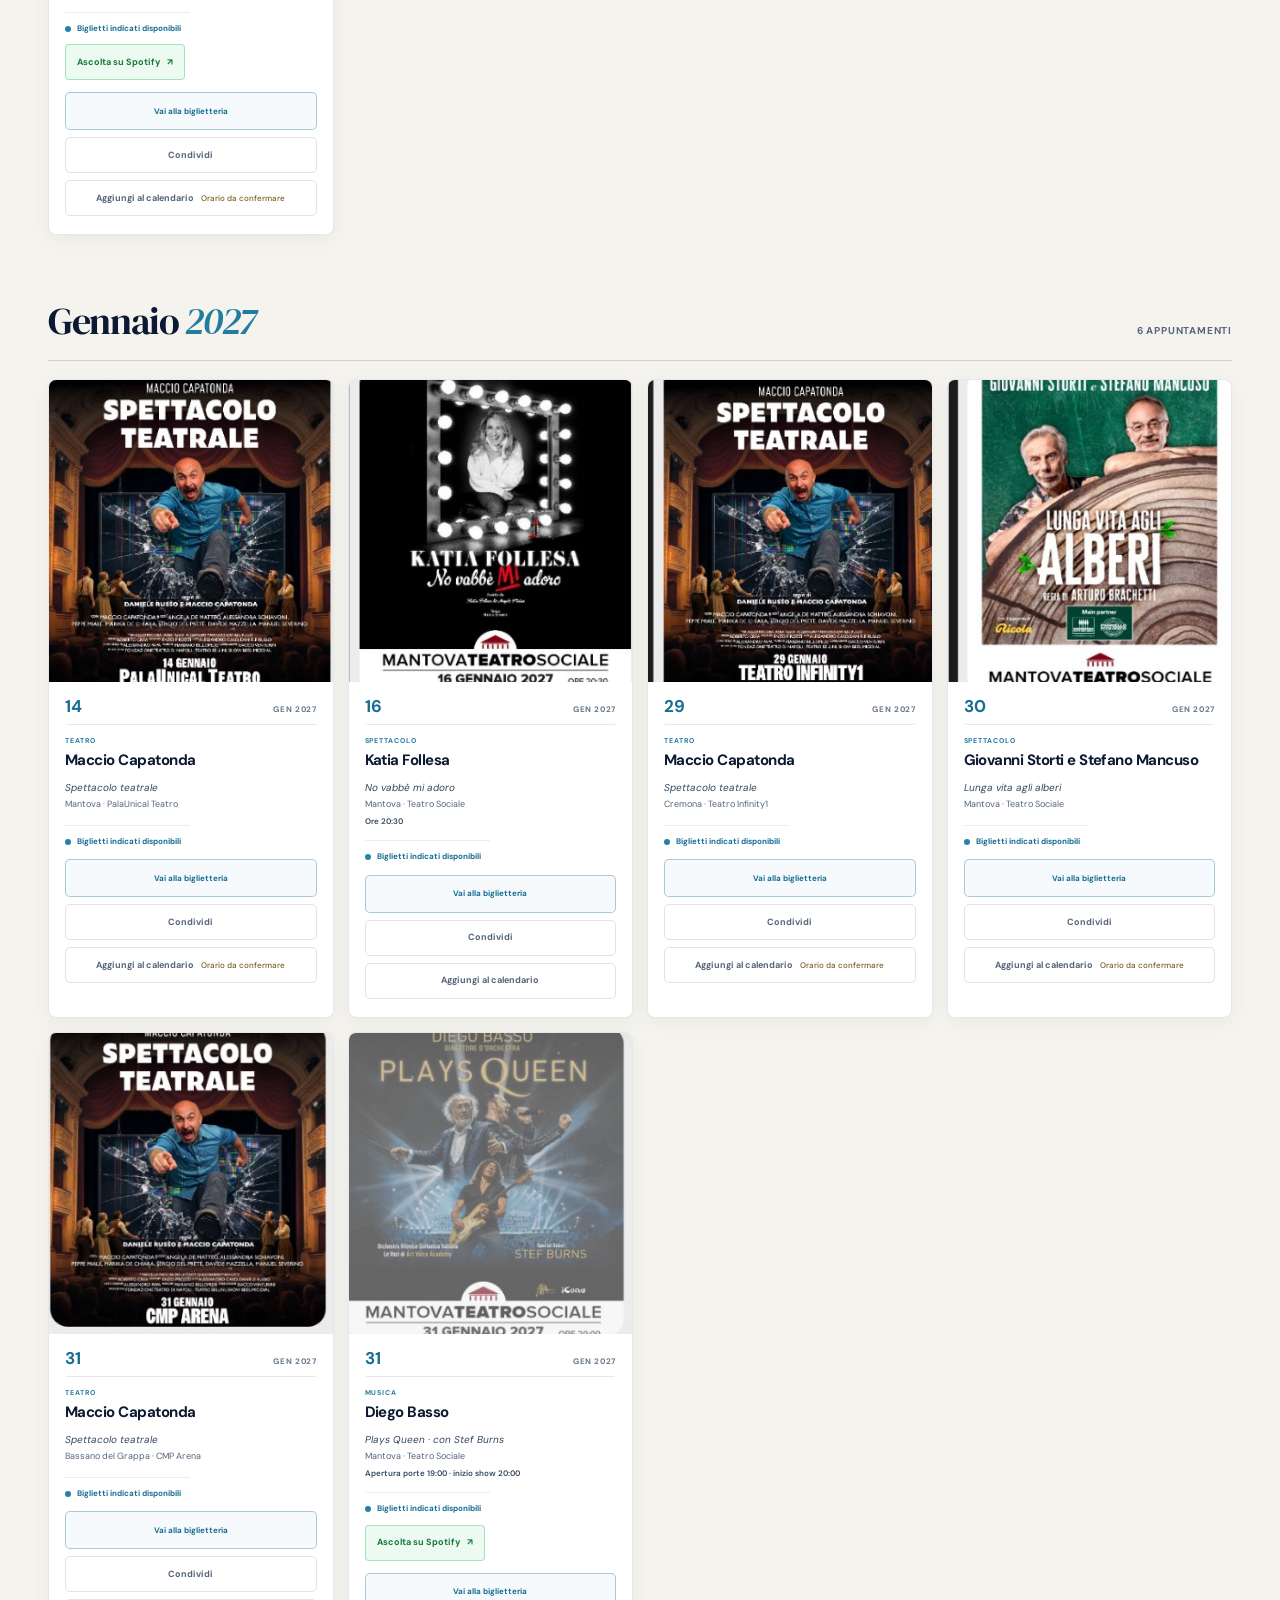
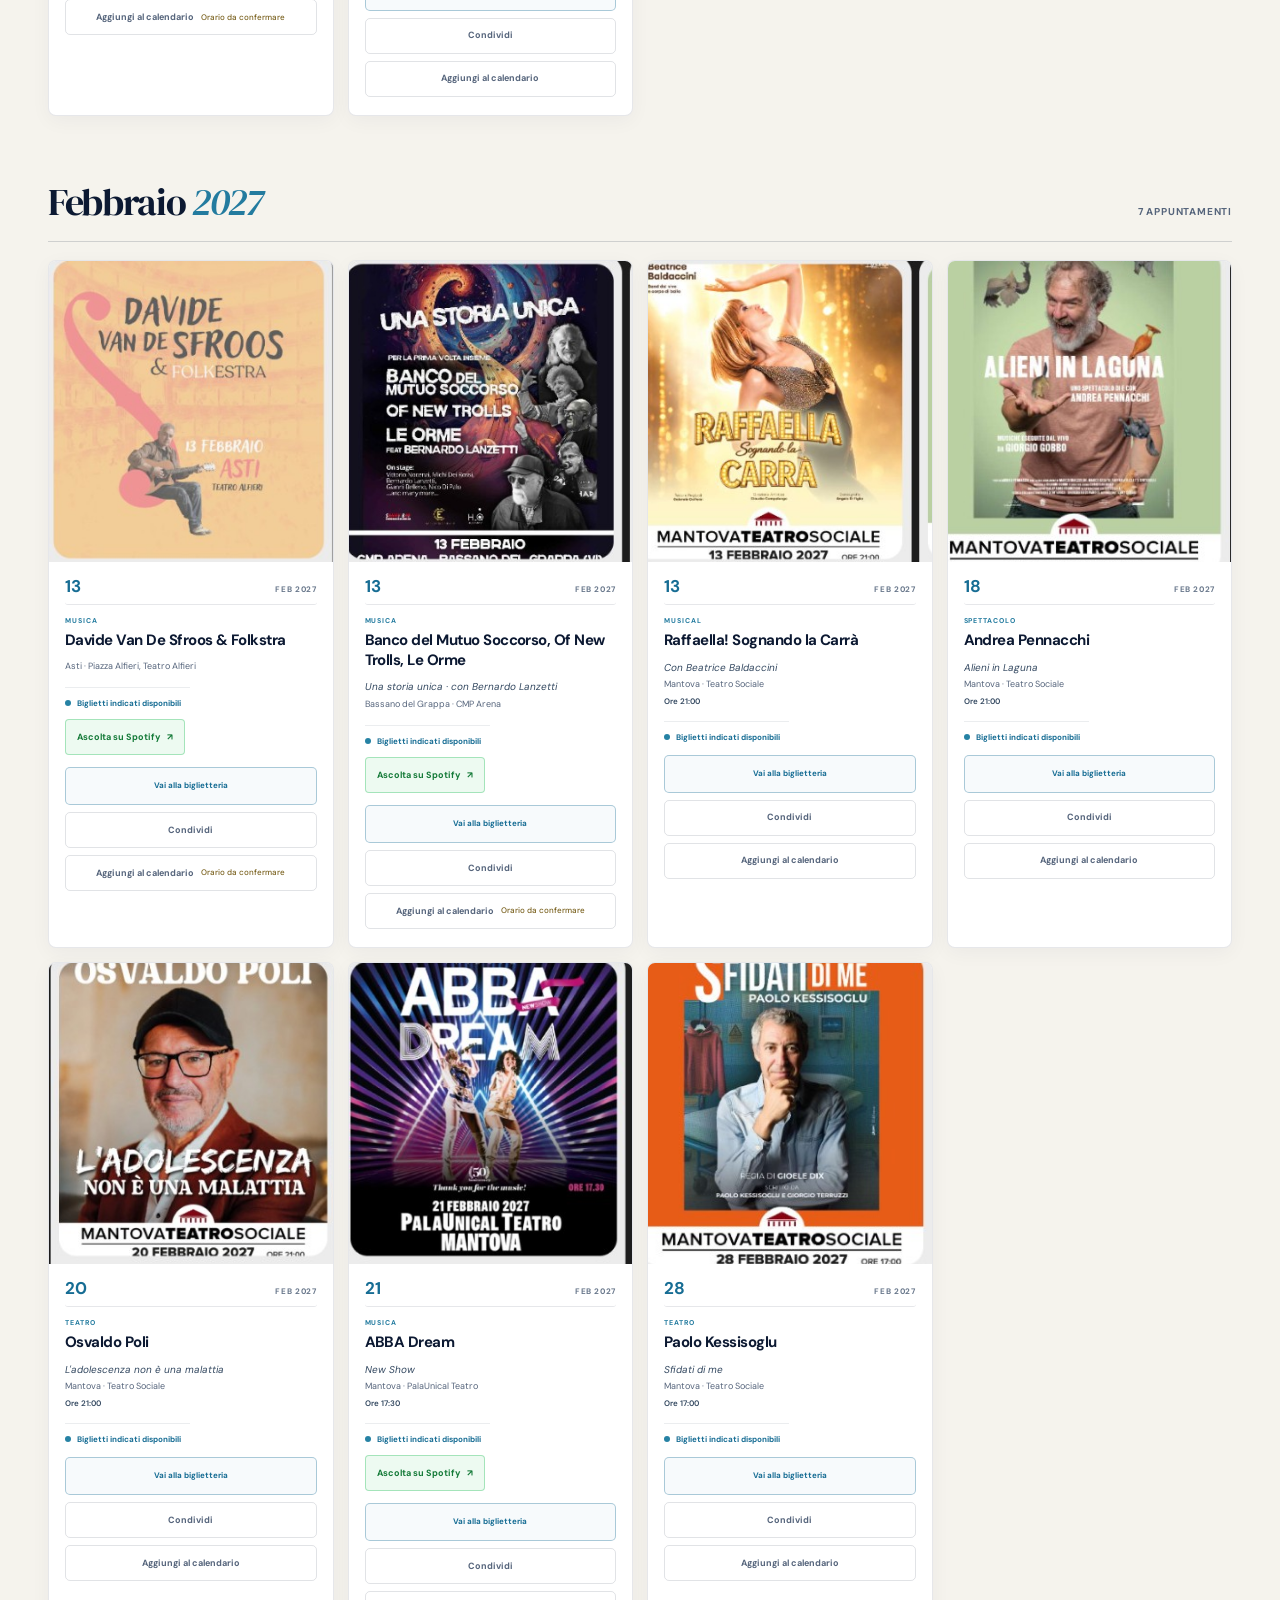
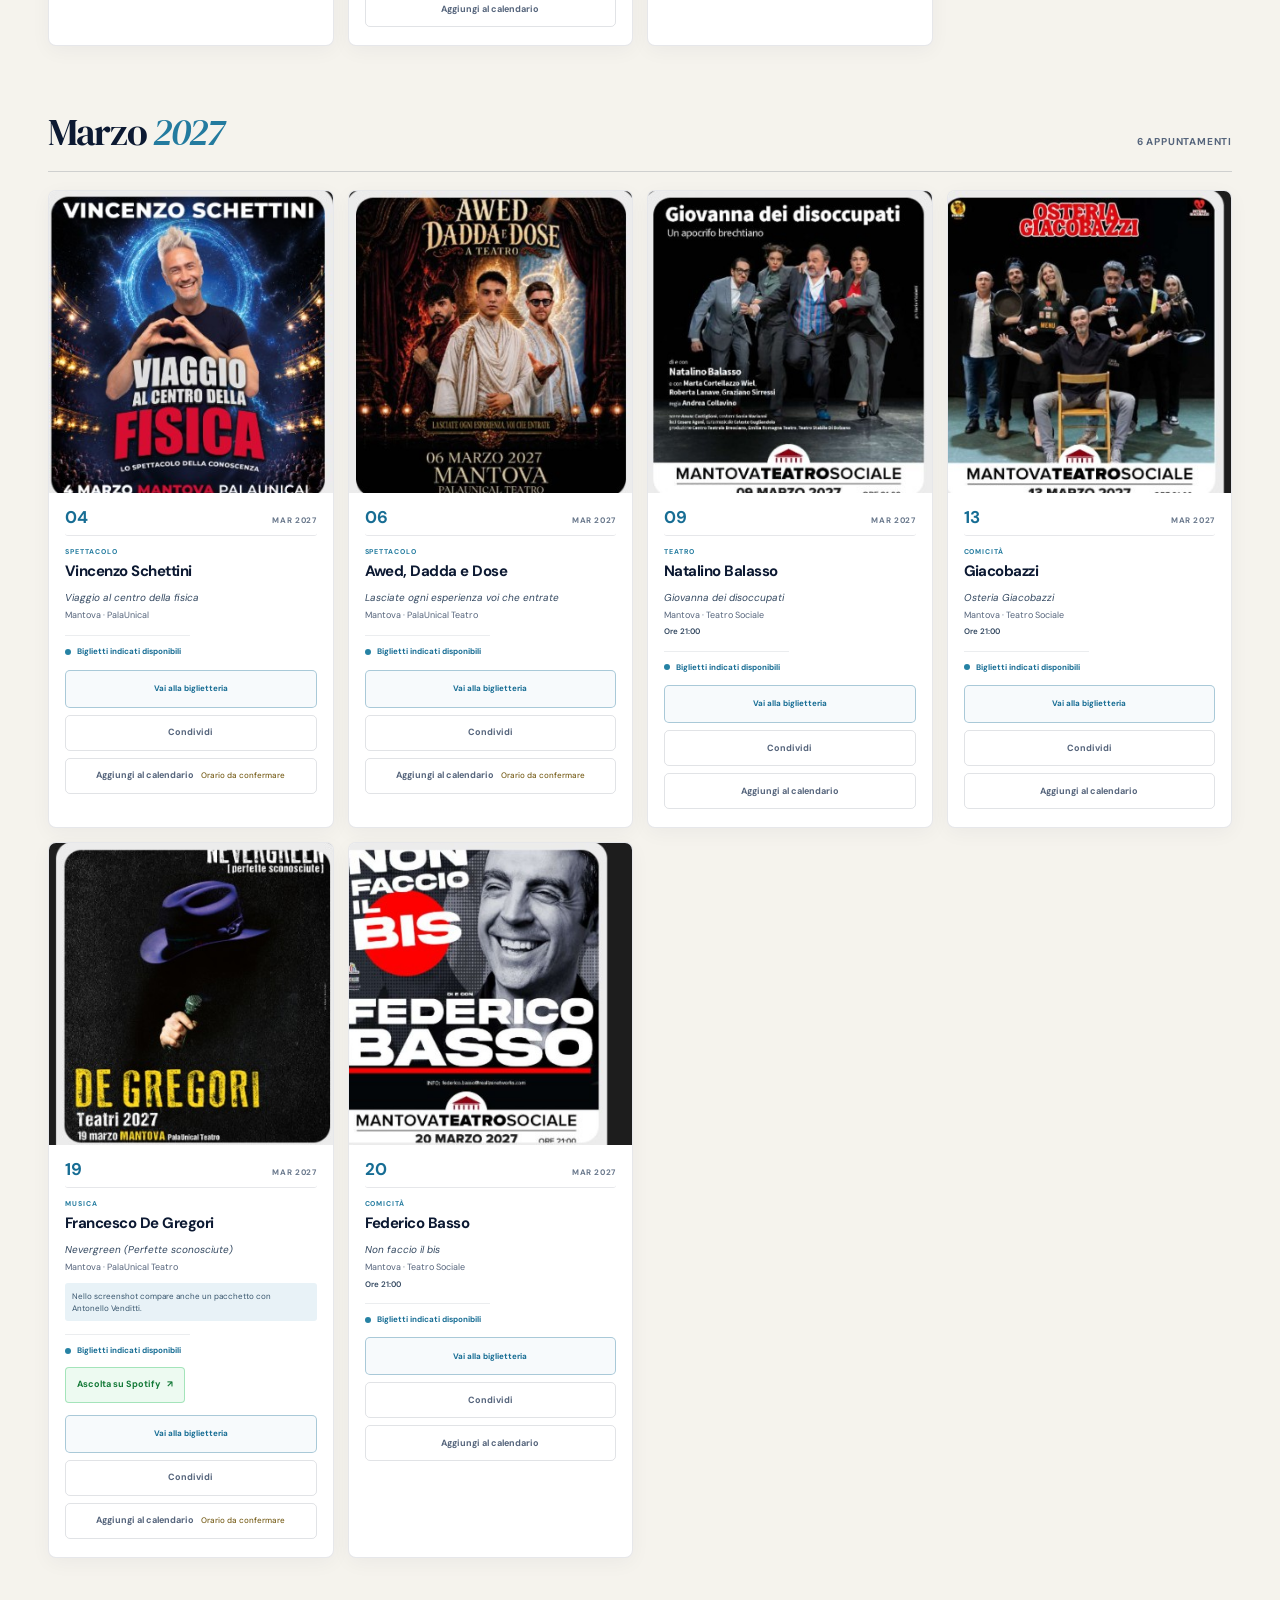
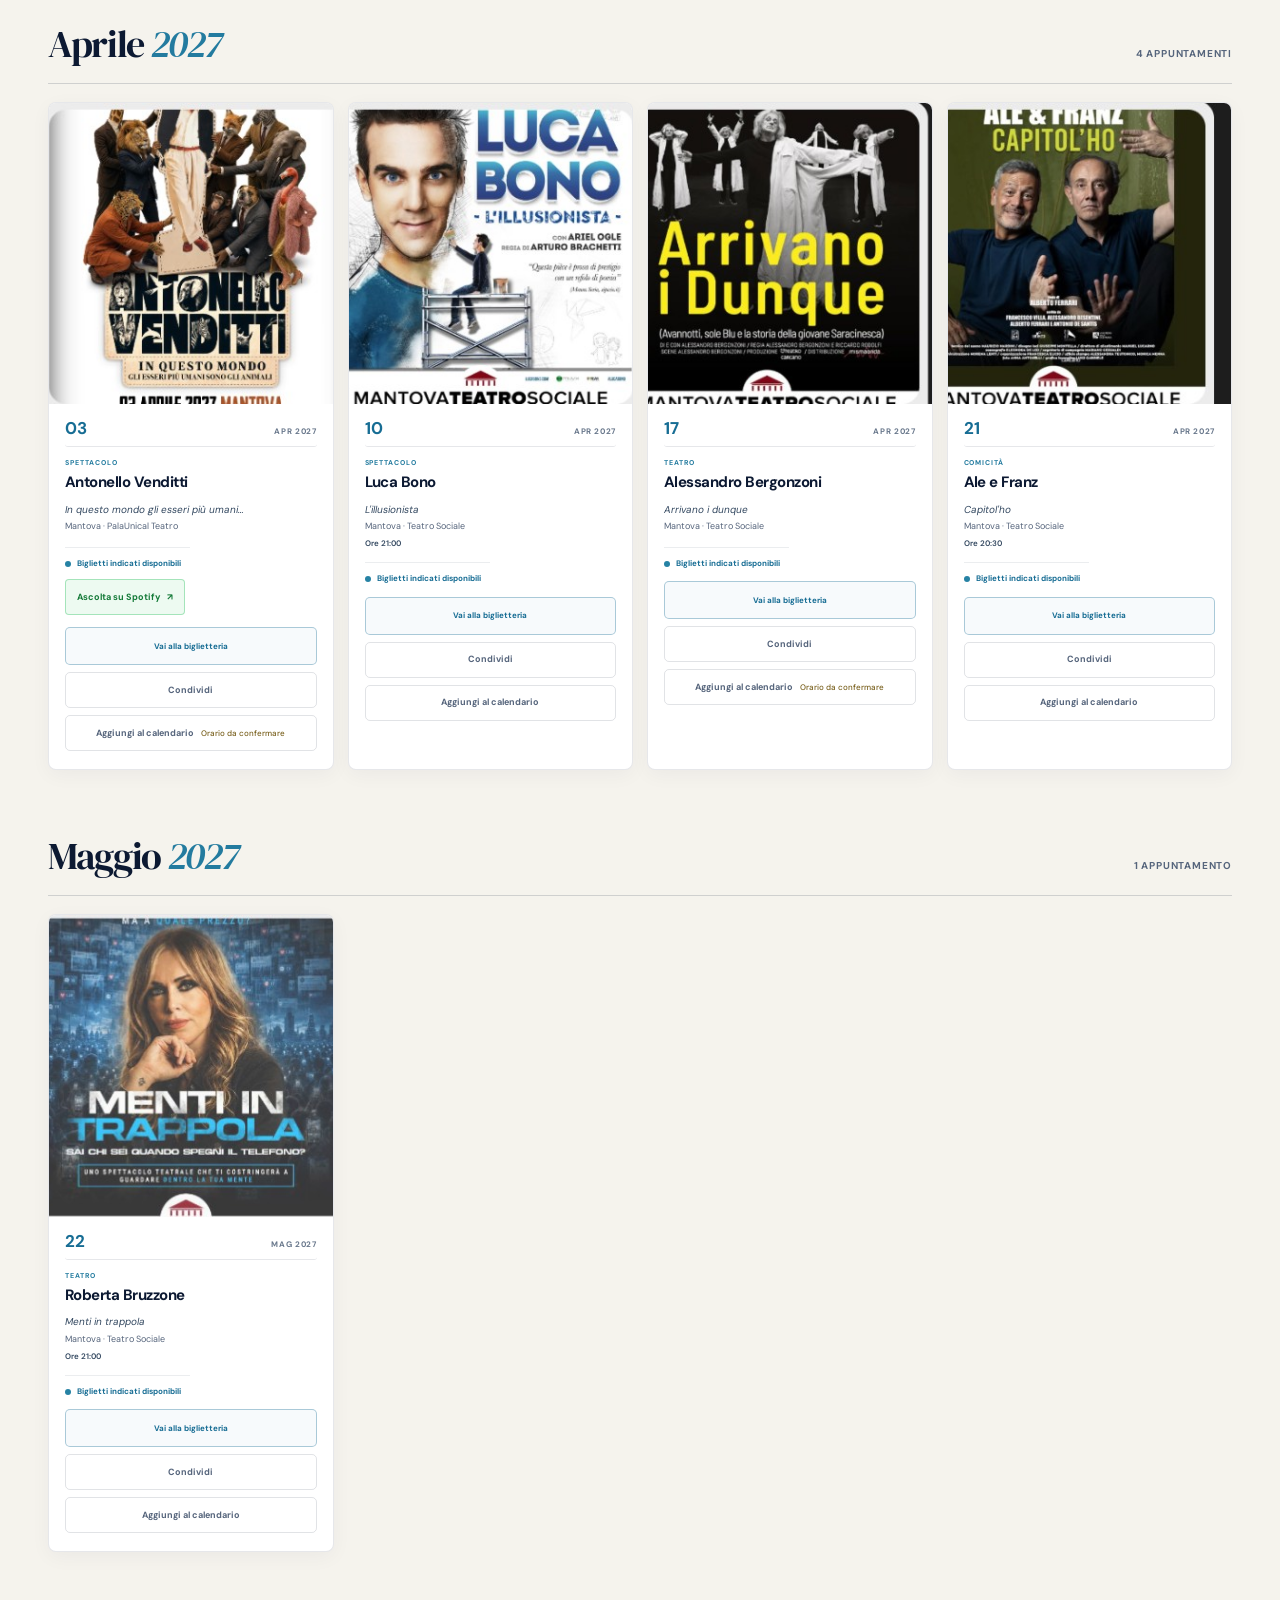
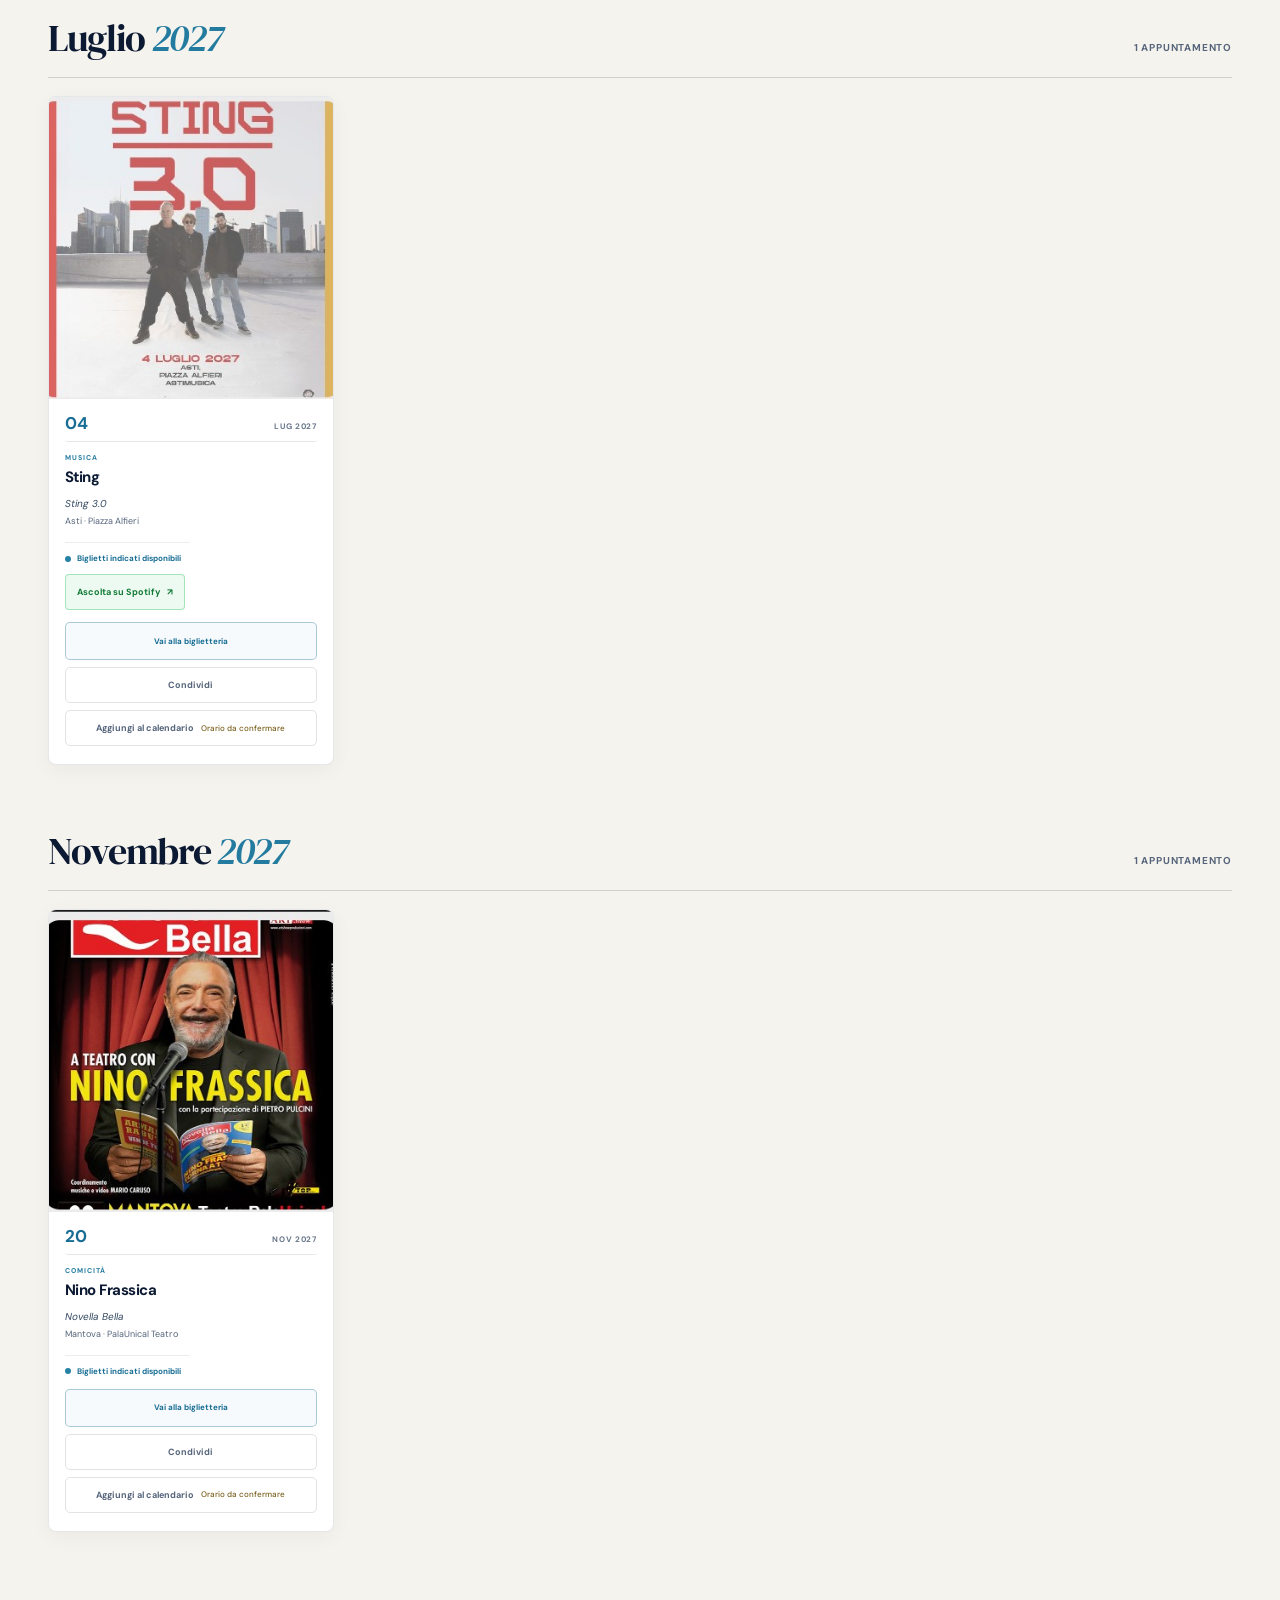
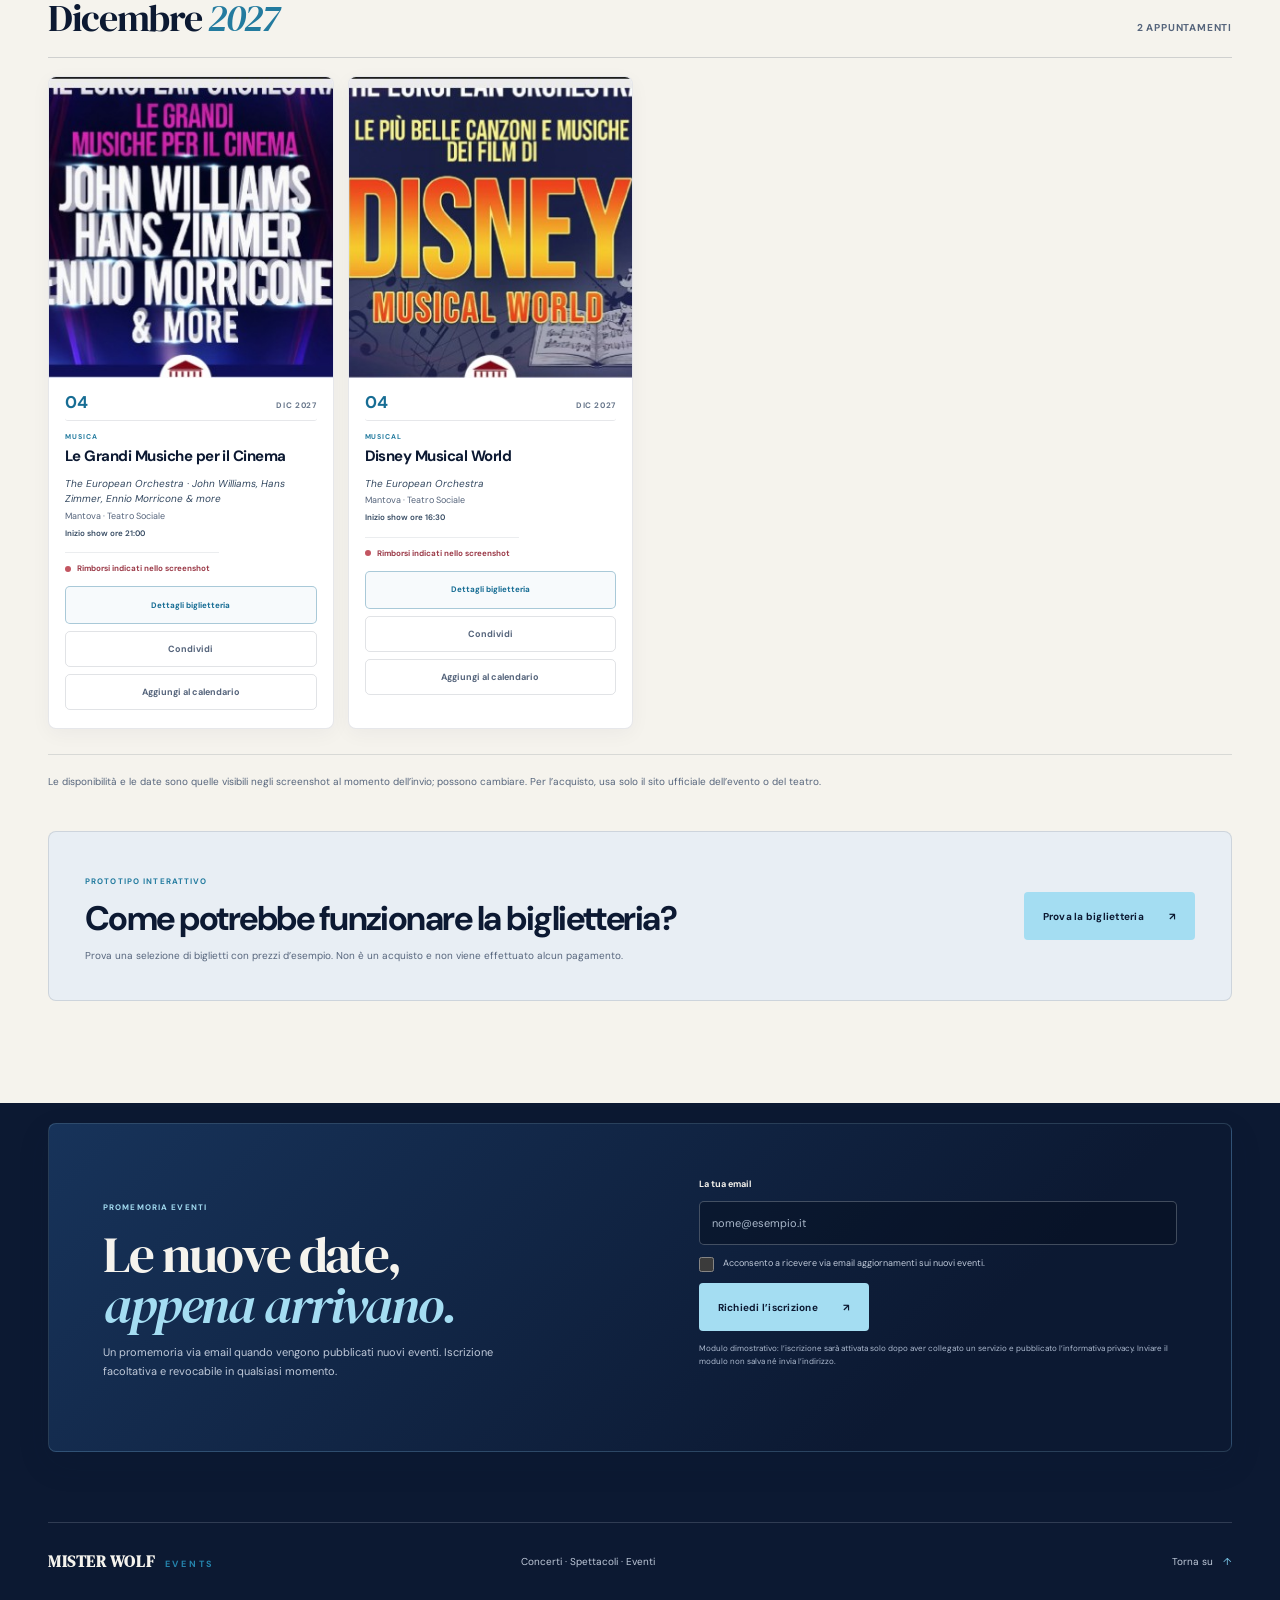
<file: mister-wolf-events/eventi.html>
<!doctype html>
<html lang="it">
  <head>
    <meta charset="utf-8">
    <meta name="viewport" content="width=device-width, initial-scale=1">
    <meta name="theme-color" content="#0c1932">
    <meta name="description" content="Calendario di concerti, spettacoli e teatro Mister Wolf Events da novembre 2026 a dicembre 2027, con locandine e informazioni sulle date.">
    <title>Eventi | Mister Wolf Events</title>
    <link rel="icon" href="assets/mister-wolf-logo.png" type="image/png">
    <link rel="preconnect" href="https://fonts.googleapis.com">
    <link rel="preconnect" href="https://fonts.gstatic.com" crossorigin>
    <link href="https://fonts.googleapis.com/css2?family=DM+Sans:wght@400;500;600;700&family=DM+Serif+Display:ital@0;1&display=swap" rel="stylesheet">
    <link rel="stylesheet" href="styles.css">
    <script src="script.js" defer></script>
  </head>
  <body>
    <a class="skip-link" href="#contenuto">Vai al contenuto</a>
    <header class="site-header">
      <div class="header-inner">
        <a class="brand" href="index.html" aria-label="Mister Wolf Events, pagina iniziale">
          <span class="brand-logo"><img src="assets/mister-wolf-logo.png" alt="Mister Wolf"></span>
          <span class="brand-name">MISTER WOLF <span>EVENTS</span></span>
        </a>
        <button class="menu-toggle" type="button" aria-expanded="false" aria-controls="site-navigation"><span class="menu-toggle-label">Menu</span><span class="menu-toggle-icon" aria-hidden="true"></span></button>
        <nav class="site-nav" id="site-navigation" aria-label="Navigazione principale">
          <a href="eventi.html" aria-current="page">Eventi</a>
          <a href="chi-siamo.html">Chi siamo</a>
          <a href="dove-operiamo.html">Dove operiamo</a>
          <a class="nav-contact" href="index.html#contatti">Contatti <span aria-hidden="true">↗</span></a>
        </nav>
      </div>
    </header>
    <main id="contenuto">
      <section class="page-hero section-wrap" aria-labelledby="page-title">
        <div class="section-label"><span>01</span> Dal vivo con noi</div>
        <h1 id="page-title">Prossimi <em>eventi.</em></h1>
        <p>Concerti, teatro e spettacoli: le date e le locandine condivise da Mister Wolf Events.</p>
      </section>
      <section class="events section-wrap" aria-label="Calendario eventi">
        <p class="events-preview-notice">
          Informazioni trascritte dagli screenshot e dalle locandine che ci hai inviato.
          Controlla sempre i canali ufficiali prima di organizzare la serata: orari e
          disponibilità possono cambiare. I link originali di acquisto non sono visibili
          negli screenshot, quindi non abbiamo inserito collegamenti di vendita inventati.
        </p>
        <form class="event-filters" id="event-filters" aria-label="Filtra gli eventi">
          <div class="filter-field">
            <label for="filter-month">Mese</label>
            <select id="filter-month" name="month"><option value="">Tutti i mesi</option></select>
          </div>
          <div class="filter-field">
            <label for="filter-city">Città</label>
            <select id="filter-city" name="city"><option value="">Tutte le città</option></select>
          </div>
          <div class="filter-field">
            <label for="filter-category">Tipologia</label>
            <select id="filter-category" name="category"><option value="">Tutte le tipologie</option></select>
          </div>
          <p class="filter-results" id="filter-results" aria-live="polite"></p>
        </form>
        <p class="event-no-results" id="event-no-results" hidden>Nessun evento corrisponde ai filtri scelti. Prova a modificarli.</p>
        <section class="event-month" aria-labelledby="events-nov-2026">
          <div class="event-month-heading"><h2 id="events-nov-2026">Novembre <em>2026</em></h2><span>7 appuntamenti</span></div>
          <div class="event-grid">
            <article class="event-card"><img class="event-poster" src="assets/posters/giovanni-cacioppo.jpg" alt="Locandina di Giovanni Cacioppo in CompilaSHOWn" loading="lazy"><div class="event-card-content"><div class="event-date"><span>07</span><span>NOV 2026</span></div><div class="event-details"><span class="event-category">Comicità</span><h3>Giovanni Cacioppo</h3><p class="event-subtitle">CompilaSHOWn</p><p>Mantova · Teatro Sociale</p><p class="event-time">Ore 21:00</p><span class="event-status is-available">Biglietti indicati disponibili</span></div></div></article>
            <article class="event-card"><img class="event-poster" src="assets/posters/antonio-ornano.jpg" alt="Locandina di Antonio Ornano in (In)Grato" loading="lazy"><div class="event-card-content"><div class="event-date"><span>15</span><span>NOV 2026</span></div><div class="event-details"><span class="event-category">Comicità</span><h3>Antonio Ornano</h3><p class="event-subtitle">(In)Grato</p><p>Mantova · Teatro Sociale</p><p class="event-time">Ore 21:00</p><span class="event-status is-available">Biglietti indicati disponibili</span></div></div></article>
            <article class="event-card"><img class="event-poster" src="assets/posters/virginia-raffaele.jpg" alt="Locandina di Virginia Raffaele in Bancàl" loading="lazy"><div class="event-card-content"><div class="event-date"><span>20</span><span>NOV 2026</span></div><div class="event-details"><span class="event-category">Spettacolo</span><h3>Virginia Raffaele</h3><p class="event-subtitle">Bancàl</p><p>Mantova · Teatro Sociale</p><p class="event-time">Ore 21:00</p><span class="event-status is-available">Biglietti indicati disponibili</span></div></div></article>
            <article class="event-card"><img class="event-poster" src="assets/posters/virginia-raffaele.jpg" alt="Locandina di Virginia Raffaele in Bancàl" loading="lazy"><div class="event-card-content"><div class="event-date"><span>21</span><span>NOV 2026</span></div><div class="event-details"><span class="event-category">Spettacolo</span><h3>Virginia Raffaele</h3><p class="event-subtitle">Bancàl</p><p>Mantova · Teatro Sociale</p><p class="event-time">Ore 21:00</p><span class="event-status is-available">Biglietti indicati disponibili</span></div></div></article>
            <article class="event-card"><img class="event-poster" src="assets/posters/i-legnanesi.jpg" alt="Locandina di I Legnanesi in C'era una volta" loading="lazy"><div class="event-card-content"><div class="event-date"><span>28</span><span>NOV 2026</span></div><div class="event-details"><span class="event-category">Teatro</span><h3>I Legnanesi</h3><p class="event-subtitle">C'era una volta</p><p>Mantova · PalaUnical Teatro</p><span class="event-status is-available">Biglietti indicati disponibili</span></div></div></article>
            <article class="event-card"><img class="event-poster" src="assets/posters/luca-bizzarri.jpg" alt="Locandina di Luca Bizzarri in Non hanno un dubbio" loading="lazy"><div class="event-card-content"><div class="event-date"><span>28</span><span>NOV 2026</span></div><div class="event-details"><span class="event-category">Spettacolo</span><h3>Luca Bizzarri</h3><p class="event-subtitle">Non hanno un dubbio</p><p>Mantova · Teatro Sociale</p><p class="event-time">Ore 21:00</p><span class="event-status is-available">Biglietti indicati disponibili</span></div></div></article>
            <article class="event-card"><img class="event-poster" src="assets/posters/dikele.jpg" alt="Locandina di Dikele a Teatro" loading="lazy"><div class="event-card-content"><div class="event-date"><span>29</span><span>NOV 2026</span></div><div class="event-details"><span class="event-category">Teatro</span><h3>Dikele</h3><p class="event-subtitle">Dikele a Teatro</p><p>Napoli · Teatro Bolivar</p><span class="event-status is-soldout">Sold out nello screenshot</span><a class="event-spotify" href="https://www.dikeleateatro.com/" target="_blank" rel="noopener noreferrer">Sito ufficiale <span aria-hidden="true">↗</span></a></div></div></article>
          </div>
        </section>
        <section class="event-month" aria-labelledby="events-dec-2026">
          <div class="event-month-heading"><h2 id="events-dec-2026">Dicembre <em>2026</em></h2><span>13 appuntamenti</span></div>
          <div class="event-grid">
            <article class="event-card"><img class="event-poster" src="assets/posters/dikele-roma-milano-torino.jpg" alt="Locandina delle date di Dikele a Teatro" loading="lazy"><div class="event-card-content"><div class="event-date"><span>01</span><span>DIC 2026</span></div><div class="event-details"><span class="event-category">Teatro</span><h3>Dikele</h3><p class="event-subtitle">Dikele a Teatro</p><p>Roma · Teatro de' Servi</p><span class="event-status is-soldout">Sold out nello screenshot</span><a class="event-spotify" href="https://www.dikeleateatro.com/" target="_blank" rel="noopener noreferrer">Sito ufficiale <span aria-hidden="true">↗</span></a></div></div></article>
            <article class="event-card"><img class="event-poster" src="assets/posters/dikele-roma-milano-torino.jpg" alt="Locandina delle date di Dikele a Teatro" loading="lazy"><div class="event-card-content"><div class="event-date"><span>02</span><span>DIC 2026</span></div><div class="event-details"><span class="event-category">Teatro</span><h3>Dikele</h3><p class="event-subtitle">Dikele a Teatro · nuova data</p><p>Roma · Teatro de' Servi</p><span class="event-status is-new-date">Nuova data · biglietti indicati disponibili</span><a class="event-spotify" href="https://www.dikeleateatro.com/" target="_blank" rel="noopener noreferrer">Sito ufficiale <span aria-hidden="true">↗</span></a></div></div></article>
            <article class="event-card"><img class="event-poster" src="assets/posters/oblivion-win-for-life.jpg" alt="Locandina del musical Win for Life degli Oblivion" loading="lazy"><div class="event-card-content"><div class="event-date"><span>03</span><span>DIC 2026</span></div><div class="event-details"><span class="event-category">Musical</span><h3>Oblivion</h3><p class="event-subtitle">Win for Life</p><p>Mantova · Teatro Sociale</p><p class="event-time">Ore 21:00</p><span class="event-status is-available">Biglietti indicati disponibili</span></div></div></article>
            <article class="event-card"><img class="event-poster" src="assets/posters/dikele-roma-milano-torino.jpg" alt="Locandina delle date di Dikele a Teatro" loading="lazy"><div class="event-card-content"><div class="event-date"><span>03</span><span>DIC 2026</span></div><div class="event-details"><span class="event-category">Teatro</span><h3>Dikele</h3><p class="event-subtitle">Dikele a Teatro</p><p>Milano · Teatro Oscar</p><span class="event-status is-soldout">Sold out nello screenshot</span><a class="event-spotify" href="https://www.dikeleateatro.com/" target="_blank" rel="noopener noreferrer">Sito ufficiale <span aria-hidden="true">↗</span></a></div></div></article>
            <article class="event-card"><img class="event-poster" src="assets/posters/dikele-roma-milano-torino.jpg" alt="Locandina delle date di Dikele a Teatro" loading="lazy"><div class="event-card-content"><div class="event-date"><span>04</span><span>DIC 2026</span></div><div class="event-details"><span class="event-category">Teatro</span><h3>Dikele</h3><p class="event-subtitle">Dikele a Teatro</p><p>Milano · Teatro Oscar</p><span class="event-status is-soldout">Sold out nello screenshot</span><a class="event-spotify" href="https://www.dikeleateatro.com/" target="_blank" rel="noopener noreferrer">Sito ufficiale <span aria-hidden="true">↗</span></a></div></div></article>
            <article class="event-card"><img class="event-poster" src="assets/posters/dikele-roma-milano-torino.jpg" alt="Locandina delle date di Dikele a Teatro" loading="lazy"><div class="event-card-content"><div class="event-date"><span>05</span><span>DIC 2026</span></div><div class="event-details"><span class="event-category">Teatro</span><h3>Dikele</h3><p class="event-subtitle">Dikele a Teatro · nuova data</p><p>Milano · Teatro Oscar</p><span class="event-status is-new-date">Nuova data · biglietti indicati disponibili</span><a class="event-spotify" href="https://www.dikeleateatro.com/" target="_blank" rel="noopener noreferrer">Sito ufficiale <span aria-hidden="true">↗</span></a></div></div></article>
            <article class="event-card"><img class="event-poster" src="assets/posters/irama.jpg" alt="Locandina del tour di Irama" loading="lazy"><div class="event-card-content"><div class="event-date"><span>06</span><span>DIC 2026</span></div><div class="event-details"><span class="event-category">Musica</span><h3>Irama</h3><p class="event-subtitle">A chi ci sarà sempre · Tour 2026</p><p>Mantova · PalaUnical</p><span class="event-status is-soldout">Sold out nello screenshot</span></div></div></article>
            <article class="event-card"><img class="event-poster" src="assets/posters/dikele-roma-milano-torino.jpg" alt="Locandina delle date di Dikele a Teatro" loading="lazy"><div class="event-card-content"><div class="event-date"><span>11</span><span>DIC 2026</span></div><div class="event-details"><span class="event-category">Teatro</span><h3>Dikele</h3><p class="event-subtitle">Dikele a Teatro</p><p>Torino · Teatro Cardinal Massaia</p><span class="event-status is-soldout">Sold out nello screenshot</span><a class="event-spotify" href="https://www.dikeleateatro.com/" target="_blank" rel="noopener noreferrer">Sito ufficiale <span aria-hidden="true">↗</span></a></div></div></article>
            <article class="event-card"><img class="event-poster" src="assets/posters/dikele-roma-milano-torino.jpg" alt="Locandina delle date di Dikele a Teatro" loading="lazy"><div class="event-card-content"><div class="event-date"><span>12</span><span>DIC 2026</span></div><div class="event-details"><span class="event-category">Teatro</span><h3>Dikele</h3><p class="event-subtitle">Dikele a Teatro · nuova data</p><p>Torino · Teatro Cardinal Massaia</p><span class="event-status is-new-date">Nuova data · biglietti indicati disponibili</span><a class="event-spotify" href="https://www.dikeleateatro.com/" target="_blank" rel="noopener noreferrer">Sito ufficiale <span aria-hidden="true">↗</span></a></div></div></article>
            <article class="event-card"><img class="event-poster" src="assets/posters/christmas-carol.jpg" alt="Locandina del musical A Christmas Carol" loading="lazy"><div class="event-card-content"><div class="event-date"><span>12</span><span>DIC 2026</span></div><div class="event-details"><span class="event-category">Musical</span><h3>A Christmas Carol</h3><p class="event-subtitle">Musical</p><p>Mantova · Teatro Sociale</p><p class="event-time">Ore 16:30</p><span class="event-status is-available">Biglietti indicati disponibili</span></div></div></article>
            <article class="event-card"><img class="event-poster" src="assets/posters/arianna-porcelli-safonov.jpg" alt="Locandina di Arianna Porcelli Safonov in Natale Acido" loading="lazy"><div class="event-card-content"><div class="event-date"><span>17</span><span>DIC 2026</span></div><div class="event-details"><span class="event-category">Spettacolo</span><h3>Arianna Porcelli Safonov</h3><p class="event-subtitle">Natale Acido</p><p>Mantova · Teatro Sociale</p><p class="event-time">Ore 21:00</p><span class="event-status is-available">Biglietti indicati disponibili</span></div></div></article>
            <article class="event-card"><img class="event-poster" src="assets/posters/arisa.jpg" alt="Locandina del Live Tour di Arisa" loading="lazy"><div class="event-card-content"><div class="event-date"><span>18</span><span>DIC 2026</span></div><div class="event-details"><span class="event-category">Musica</span><h3>Arisa</h3><p class="event-subtitle">Live Tour</p><p>Mantova · PalaUnical Teatro</p><span class="event-status is-available">Biglietti indicati disponibili</span></div></div></article>
            <article class="event-card"><img class="event-poster" src="assets/posters/back-to-hawkins.jpg" alt="Locandina di Back to Hawkins, tributo a Stranger Things" loading="lazy"><div class="event-card-content"><div class="event-date"><span>19</span><span>DIC 2026</span></div><div class="event-details"><span class="event-category">Musica</span><h3>Back to Hawkins</h3><p class="event-subtitle">Stranger Things Tribute</p><p>Mantova · PalaUnical Teatro</p><span class="event-status is-available">Biglietti indicati disponibili</span></div></div></article>
          </div>
        </section>
        <section class="event-month" aria-labelledby="events-jan-2027">
          <div class="event-month-heading"><h2 id="events-jan-2027">Gennaio <em>2027</em></h2><span>6 appuntamenti</span></div>
          <div class="event-grid">
            <article class="event-card"><img class="event-poster" src="assets/posters/maccio-mantova.jpg" alt="Locandina dello spettacolo teatrale di Maccio Capatonda a Mantova" loading="lazy"><div class="event-card-content"><div class="event-date"><span>14</span><span>GEN 2027</span></div><div class="event-details"><span class="event-category">Teatro</span><h3>Maccio Capatonda</h3><p class="event-subtitle">Spettacolo teatrale</p><p>Mantova · PalaUnical Teatro</p><span class="event-status is-available">Biglietti indicati disponibili</span></div></div></article>
            <article class="event-card"><img class="event-poster" src="assets/posters/katia-follesa.jpg" alt="Locandina di Katia Follesa in No vabbè mi adoro" loading="lazy"><div class="event-card-content"><div class="event-date"><span>16</span><span>GEN 2027</span></div><div class="event-details"><span class="event-category">Spettacolo</span><h3>Katia Follesa</h3><p class="event-subtitle">No vabbè mi adoro</p><p>Mantova · Teatro Sociale</p><p class="event-time">Ore 20:30</p><span class="event-status is-available">Biglietti indicati disponibili</span></div></div></article>
            <article class="event-card"><img class="event-poster" src="assets/posters/maccio-cremona.jpg" alt="Locandina dello spettacolo teatrale di Maccio Capatonda a Cremona" loading="lazy"><div class="event-card-content"><div class="event-date"><span>29</span><span>GEN 2027</span></div><div class="event-details"><span class="event-category">Teatro</span><h3>Maccio Capatonda</h3><p class="event-subtitle">Spettacolo teatrale</p><p>Cremona · Teatro Infinity1</p><span class="event-status is-available">Biglietti indicati disponibili</span></div></div></article>
            <article class="event-card"><img class="event-poster" src="assets/posters/giovanni-storti-stefano-mancuso.jpg" alt="Locandina di Giovanni Storti e Stefano Mancuso in Lunga vita agli alberi" loading="lazy"><div class="event-card-content"><div class="event-date"><span>30</span><span>GEN 2027</span></div><div class="event-details"><span class="event-category">Spettacolo</span><h3>Giovanni Storti e Stefano Mancuso</h3><p class="event-subtitle">Lunga vita agli alberi</p><p>Mantova · Teatro Sociale</p><span class="event-status is-available">Biglietti indicati disponibili</span></div></div></article>
            <article class="event-card"><img class="event-poster" src="assets/posters/maccio-bassano.jpg" alt="Locandina dello spettacolo teatrale di Maccio Capatonda a Bassano del Grappa" loading="lazy"><div class="event-card-content"><div class="event-date"><span>31</span><span>GEN 2027</span></div><div class="event-details"><span class="event-category">Teatro</span><h3>Maccio Capatonda</h3><p class="event-subtitle">Spettacolo teatrale</p><p>Bassano del Grappa · CMP Arena</p><span class="event-status is-available">Biglietti indicati disponibili</span></div></div></article>
            <article class="event-card"><img class="event-poster" src="assets/posters/diego-basso-plays-queen.jpg" alt="Locandina di Diego Basso Plays Queen" loading="lazy"><div class="event-card-content"><div class="event-date"><span>31</span><span>GEN 2027</span></div><div class="event-details"><span class="event-category">Musica</span><h3>Diego Basso</h3><p class="event-subtitle">Plays Queen · con Stef Burns</p><p>Mantova · Teatro Sociale</p><p class="event-time">Apertura porte 19:00 · inizio show 20:00</p><span class="event-status is-available">Biglietti indicati disponibili</span></div></div></article>
          </div>
        </section>
        <section class="event-month" aria-labelledby="events-feb-2027">
          <div class="event-month-heading"><h2 id="events-feb-2027">Febbraio <em>2027</em></h2><span>7 appuntamenti</span></div>
          <div class="event-grid">
            <article class="event-card"><img class="event-poster" src="assets/posters/davide-van-de-sfroos.jpg" alt="Locandina di Davide Van De Sfroos e Folkstra ad Asti" loading="lazy"><div class="event-card-content"><div class="event-date"><span>13</span><span>FEB 2027</span></div><div class="event-details"><span class="event-category">Musica</span><h3>Davide Van De Sfroos &amp; Folkstra</h3><p>Asti · Piazza Alfieri, Teatro Alfieri</p><span class="event-status is-available">Biglietti indicati disponibili</span><a class="event-spotify" href="https://open.spotify.com/search/Davide%20Van%20De%20Sfroos" target="_blank" rel="noopener noreferrer">Trova su Spotify <span aria-hidden="true">↗</span></a></div></div></article>
            <article class="event-card"><img class="event-poster" src="assets/posters/banco-del-mutuo-soccorso.jpg" alt="Locandina dello spettacolo Una storia unica con Banco del Mutuo Soccorso, Of New Trolls e Le Orme" loading="lazy"><div class="event-card-content"><div class="event-date"><span>13</span><span>FEB 2027</span></div><div class="event-details"><span class="event-category">Musica</span><h3>Banco del Mutuo Soccorso, Of New Trolls, Le Orme</h3><p class="event-subtitle">Una storia unica · con Bernardo Lanzetti</p><p>Bassano del Grappa · CMP Arena</p><span class="event-status is-available">Biglietti indicati disponibili</span></div></div></article>
            <article class="event-card"><img class="event-poster" src="assets/posters/raffaella-carra.jpg" alt="Locandina di Raffaella! Sognando la Carrà con Beatrice Baldaccini" loading="lazy"><div class="event-card-content"><div class="event-date"><span>13</span><span>FEB 2027</span></div><div class="event-details"><span class="event-category">Musical</span><h3>Raffaella! Sognando la Carrà</h3><p class="event-subtitle">Con Beatrice Baldaccini</p><p>Mantova · Teatro Sociale</p><p class="event-time">Ore 21:00</p><span class="event-status is-available">Biglietti indicati disponibili</span></div></div></article>
            <article class="event-card"><img class="event-poster" src="assets/posters/andrea-pennacchi.jpg" alt="Locandina di Andrea Pennacchi in Alieni in Laguna" loading="lazy"><div class="event-card-content"><div class="event-date"><span>18</span><span>FEB 2027</span></div><div class="event-details"><span class="event-category">Spettacolo</span><h3>Andrea Pennacchi</h3><p class="event-subtitle">Alieni in Laguna</p><p>Mantova · Teatro Sociale</p><p class="event-time">Ore 21:00</p><span class="event-status is-available">Biglietti indicati disponibili</span></div></div></article>
            <article class="event-card"><img class="event-poster" src="assets/posters/osvaldo-poli.jpg" alt="Locandina di Osvaldo Poli in L'adolescenza non è una malattia" loading="lazy"><div class="event-card-content"><div class="event-date"><span>20</span><span>FEB 2027</span></div><div class="event-details"><span class="event-category">Teatro</span><h3>Osvaldo Poli</h3><p class="event-subtitle">L'adolescenza non è una malattia</p><p>Mantova · Teatro Sociale</p><p class="event-time">Ore 21:00</p><span class="event-status is-available">Biglietti indicati disponibili</span></div></div></article>
            <article class="event-card"><img class="event-poster" src="assets/posters/abba-dream.jpg" alt="Locandina di ABBA Dream, New Show" loading="lazy"><div class="event-card-content"><div class="event-date"><span>21</span><span>FEB 2027</span></div><div class="event-details"><span class="event-category">Musica</span><h3>ABBA Dream</h3><p class="event-subtitle">New Show</p><p>Mantova · PalaUnical Teatro</p><p class="event-time">Ore 17:30</p><span class="event-status is-available">Biglietti indicati disponibili</span></div></div></article>
            <article class="event-card"><img class="event-poster" src="assets/posters/paolo-kessisoglu.jpg" alt="Locandina di Paolo Kessisoglu in Sfidati di me" loading="lazy"><div class="event-card-content"><div class="event-date"><span>28</span><span>FEB 2027</span></div><div class="event-details"><span class="event-category">Teatro</span><h3>Paolo Kessisoglu</h3><p class="event-subtitle">Sfidati di me</p><p>Mantova · Teatro Sociale</p><p class="event-time">Ore 17:00</p><span class="event-status is-available">Biglietti indicati disponibili</span></div></div></article>
          </div>
        </section>
        <section class="event-month" aria-labelledby="events-mar-2027">
          <div class="event-month-heading"><h2 id="events-mar-2027">Marzo <em>2027</em></h2><span>6 appuntamenti</span></div>
          <div class="event-grid">
            <article class="event-card"><img class="event-poster" src="assets/posters/vincenzo-schettini.jpg" alt="Locandina di Vincenzo Schettini in Viaggio al centro della fisica" loading="lazy"><div class="event-card-content"><div class="event-date"><span>04</span><span>MAR 2027</span></div><div class="event-details"><span class="event-category">Spettacolo</span><h3>Vincenzo Schettini</h3><p class="event-subtitle">Viaggio al centro della fisica</p><p>Mantova · PalaUnical</p><span class="event-status is-available">Biglietti indicati disponibili</span></div></div></article>
            <article class="event-card"><img class="event-poster" src="assets/posters/awed-dadda-dose.jpg" alt="Locandina di Awed, Dadda e Dose in Lasciate ogni esperienza voi che entrate" loading="lazy"><div class="event-card-content"><div class="event-date"><span>06</span><span>MAR 2027</span></div><div class="event-details"><span class="event-category">Spettacolo</span><h3>Awed, Dadda e Dose</h3><p class="event-subtitle">Lasciate ogni esperienza voi che entrate</p><p>Mantova · PalaUnical Teatro</p><span class="event-status is-available">Biglietti indicati disponibili</span></div></div></article>
            <article class="event-card"><img class="event-poster" src="assets/posters/natalino-balasso.jpg" alt="Locandina di Natalino Balasso in Giovanna dei disoccupati" loading="lazy"><div class="event-card-content"><div class="event-date"><span>09</span><span>MAR 2027</span></div><div class="event-details"><span class="event-category">Teatro</span><h3>Natalino Balasso</h3><p class="event-subtitle">Giovanna dei disoccupati</p><p>Mantova · Teatro Sociale</p><p class="event-time">Ore 21:00</p><span class="event-status is-available">Biglietti indicati disponibili</span></div></div></article>
            <article class="event-card"><img class="event-poster" src="assets/posters/giacobazzi.jpg" alt="Locandina di Osteria Giacobazzi" loading="lazy"><div class="event-card-content"><div class="event-date"><span>13</span><span>MAR 2027</span></div><div class="event-details"><span class="event-category">Comicità</span><h3>Giacobazzi</h3><p class="event-subtitle">Osteria Giacobazzi</p><p>Mantova · Teatro Sociale</p><p class="event-time">Ore 21:00</p><span class="event-status is-available">Biglietti indicati disponibili</span></div></div></article>
            <article class="event-card"><img class="event-poster" src="assets/posters/francesco-de-gregori.jpg" alt="Locandina del tour teatrale di Francesco De Gregori" loading="lazy"><div class="event-card-content"><div class="event-date"><span>19</span><span>MAR 2027</span></div><div class="event-details"><span class="event-category">Musica</span><h3>Francesco De Gregori</h3><p class="event-subtitle">Nevergreen (Perfette sconosciute)</p><p>Mantova · PalaUnical Teatro</p><p class="event-package-note">Nello screenshot compare anche un pacchetto con Antonello Venditti.</p><span class="event-status is-available">Biglietti indicati disponibili</span></div></div></article>
            <article class="event-card"><img class="event-poster" src="assets/posters/federico-basso.jpg" alt="Locandina di Federico Basso in Non faccio il bis" loading="lazy"><div class="event-card-content"><div class="event-date"><span>20</span><span>MAR 2027</span></div><div class="event-details"><span class="event-category">Comicità</span><h3>Federico Basso</h3><p class="event-subtitle">Non faccio il bis</p><p>Mantova · Teatro Sociale</p><p class="event-time">Ore 21:00</p><span class="event-status is-available">Biglietti indicati disponibili</span></div></div></article>
          </div>
        </section>
        <section class="event-month" aria-labelledby="events-apr-2027">
          <div class="event-month-heading"><h2 id="events-apr-2027">Aprile <em>2027</em></h2><span>4 appuntamenti</span></div>
          <div class="event-grid">
            <article class="event-card"><img class="event-poster" src="assets/posters/antonello-venditti.jpg" alt="Locandina dello spettacolo di Antonello Venditti" loading="lazy"><div class="event-card-content"><div class="event-date"><span>03</span><span>APR 2027</span></div><div class="event-details"><span class="event-category">Spettacolo</span><h3>Antonello Venditti</h3><p class="event-subtitle">In questo mondo gli esseri più umani…</p><p>Mantova · PalaUnical Teatro</p><span class="event-status is-available">Biglietti indicati disponibili</span></div></div></article>
            <article class="event-card"><img class="event-poster" src="assets/posters/luca-bono.jpg" alt="Locandina di Luca Bono, L'illusionista" loading="lazy"><div class="event-card-content"><div class="event-date"><span>10</span><span>APR 2027</span></div><div class="event-details"><span class="event-category">Spettacolo</span><h3>Luca Bono</h3><p class="event-subtitle">L'illusionista</p><p>Mantova · Teatro Sociale</p><p class="event-time">Ore 21:00</p><span class="event-status is-available">Biglietti indicati disponibili</span></div></div></article>
            <article class="event-card"><img class="event-poster" src="assets/posters/alessandro-bergonzoni.jpg" alt="Locandina di Alessandro Bergonzoni in Arrivano i dunque" loading="lazy"><div class="event-card-content"><div class="event-date"><span>17</span><span>APR 2027</span></div><div class="event-details"><span class="event-category">Teatro</span><h3>Alessandro Bergonzoni</h3><p class="event-subtitle">Arrivano i dunque</p><p>Mantova · Teatro Sociale</p><span class="event-status is-available">Biglietti indicati disponibili</span></div></div></article>
            <article class="event-card"><img class="event-poster" src="assets/posters/ale-e-franz.jpg" alt="Locandina di Ale e Franz in Capitol'ho" loading="lazy"><div class="event-card-content"><div class="event-date"><span>21</span><span>APR 2027</span></div><div class="event-details"><span class="event-category">Comicità</span><h3>Ale e Franz</h3><p class="event-subtitle">Capitol'ho</p><p>Mantova · Teatro Sociale</p><p class="event-time">Ore 20:30</p><span class="event-status is-available">Biglietti indicati disponibili</span></div></div></article>
          </div>
        </section>
        <section class="event-month" aria-labelledby="events-may-2027">
          <div class="event-month-heading"><h2 id="events-may-2027">Maggio <em>2027</em></h2><span>1 appuntamento</span></div>
          <div class="event-grid">
            <article class="event-card"><img class="event-poster" src="assets/posters/roberta-bruzzone.jpg" alt="Locandina di Roberta Bruzzone in Menti in trappola" loading="lazy"><div class="event-card-content"><div class="event-date"><span>22</span><span>MAG 2027</span></div><div class="event-details"><span class="event-category">Teatro</span><h3>Roberta Bruzzone</h3><p class="event-subtitle">Menti in trappola</p><p>Mantova · Teatro Sociale</p><p class="event-time">Ore 21:00</p><span class="event-status is-available">Biglietti indicati disponibili</span></div></div></article>
          </div>
        </section>
        <section class="event-month" aria-labelledby="events-jul-2027">
          <div class="event-month-heading"><h2 id="events-jul-2027">Luglio <em>2027</em></h2><span>1 appuntamento</span></div>
          <div class="event-grid">
            <article class="event-card"><img class="event-poster" src="assets/posters/sting.jpg" alt="Locandina del tour Sting 3.0" loading="lazy"><div class="event-card-content"><div class="event-date"><span>04</span><span>LUG 2027</span></div><div class="event-details"><span class="event-category">Musica</span><h3>Sting</h3><p class="event-subtitle">Sting 3.0</p><p>Asti · Piazza Alfieri</p><span class="event-status is-available">Biglietti indicati disponibili</span></div></div></article>
          </div>
        </section>
        <section class="event-month" aria-labelledby="events-nov-2027">
          <div class="event-month-heading"><h2 id="events-nov-2027">Novembre <em>2027</em></h2><span>1 appuntamento</span></div>
          <div class="event-grid">
            <article class="event-card"><img class="event-poster" src="assets/posters/nino-frassica.jpg" alt="Locandina di Nino Frassica in Novella Bella" loading="lazy"><div class="event-card-content"><div class="event-date"><span>20</span><span>NOV 2027</span></div><div class="event-details"><span class="event-category">Comicità</span><h3>Nino Frassica</h3><p class="event-subtitle">Novella Bella</p><p>Mantova · PalaUnical Teatro</p><span class="event-status is-available">Biglietti indicati disponibili</span></div></div></article>
          </div>
        </section>
        <section class="event-month" aria-labelledby="events-dec-2027">
          <div class="event-month-heading"><h2 id="events-dec-2027">Dicembre <em>2027</em></h2><span>2 appuntamenti</span></div>
          <div class="event-grid">
            <article class="event-card"><img class="event-poster" src="assets/posters/european-cinema-2027.jpg" alt="Locandina de Le Grandi Musiche per il Cinema con The European Orchestra" loading="lazy"><div class="event-card-content"><div class="event-date"><span>04</span><span>DIC 2027</span></div><div class="event-details"><span class="event-category">Musica</span><h3>Le Grandi Musiche per il Cinema</h3><p class="event-subtitle">The European Orchestra · John Williams, Hans Zimmer, Ennio Morricone &amp; more</p><p>Mantova · Teatro Sociale</p><p class="event-time">Inizio show ore 21:00</p><span class="event-status is-refund">Rimborsi indicati nello screenshot</span></div></div></article>
            <article class="event-card"><img class="event-poster" src="assets/posters/disney-musical-world-2027.jpg" alt="Locandina di Disney Musical World con The European Orchestra" loading="lazy"><div class="event-card-content"><div class="event-date"><span>04</span><span>DIC 2027</span></div><div class="event-details"><span class="event-category">Musical</span><h3>Disney Musical World</h3><p class="event-subtitle">The European Orchestra</p><p>Mantova · Teatro Sociale</p><p class="event-time">Inizio show ore 16:30</p><span class="event-status is-refund">Rimborsi indicati nello screenshot</span></div></div></article>
          </div>
        </section>
        <p class="spotify-note">Le disponibilità e le date sono quelle visibili negli screenshot al momento dell’invio; possono cambiare. Per l’acquisto, usa solo il sito ufficiale dell’evento o del teatro.</p>
        <aside class="ticket-prototype-promo" aria-labelledby="ticket-promo-title">
          <div>
            <span class="event-category">Prototipo interattivo</span>
            <h2 id="ticket-promo-title">Come potrebbe funzionare la biglietteria?</h2>
            <p>Prova una selezione di biglietti con prezzi d’esempio. Non è un acquisto e non viene effettuato alcun pagamento.</p>
          </div>
          <a class="button button-primary" href="biglietteria.html">Prova la biglietteria <span aria-hidden="true">↗</span></a>
        </aside>
      </section>
      <section class="newsletter section-wrap" aria-labelledby="newsletter-title">
        <div class="newsletter-copy">
          <span class="event-category">Promemoria eventi</span>
          <h2 id="newsletter-title">Le nuove date,<br><em>appena arrivano.</em></h2>
          <p>Un promemoria via email quando vengono pubblicati nuovi eventi. Iscrizione facoltativa e revocabile in qualsiasi momento.</p>
        </div>
        <form class="newsletter-form" id="newsletter-form">
          <label for="newsletter-email">La tua email</label>
          <input id="newsletter-email" name="email" type="email" autocomplete="email" placeholder="nome@esempio.it" required>
          <label class="newsletter-consent" for="newsletter-consent">
            <input id="newsletter-consent" name="consent" type="checkbox" required>
            <span>Acconsento a ricevere via email aggiornamenti sui nuovi eventi.</span>
          </label>
          <button class="button button-primary" type="submit">Richiedi l’iscrizione <span aria-hidden="true">↗</span></button>
          <p class="newsletter-disclaimer">Modulo dimostrativo: l’iscrizione sarà attivata solo dopo aver collegato un servizio e pubblicato l’informativa privacy. Inviare il modulo non salva né invia l’indirizzo.</p>
          <p class="newsletter-status" id="newsletter-status" role="status" aria-live="polite"></p>
        </form>
      </section>
    </main>
    <footer class="site-footer">
      <a class="footer-brand" href="index.html">MISTER WOLF <span>EVENTS</span></a>
      <p>Concerti · Spettacoli · Eventi</p>
      <a class="back-to-top" href="#contenuto">Torna su <span aria-hidden="true">↑</span></a>
      <small>© <span id="current-year">2026</span> Mister Wolf Events</small>
    </footer>
  </body>
</html>
</file>
<file: mister-wolf-events/styles.css>
:root {
  color-scheme: dark;
  --ink: #0c1932;
  --ink-raised: #122443;
  --ink-card: #182d4e;
  --paper: #f5f3ed;
  --paper-muted: #c0cada;
  --amber: #79c7e9;
  --amber-light: #a4ddf2;
  --line: rgba(236, 242, 251, 0.16);
  --line-dark: rgba(12, 25, 50, 0.18);
  --font-body: "DM Sans", Arial, sans-serif;
  --font-display: "DM Serif Display", Georgia, serif;
  --page-width: 1200px;
  --gutter: clamp(22px, 5vw, 48px);
}

* {
  box-sizing: border-box;
}

html {
  scroll-behavior: smooth;
  scroll-padding-top: 88px;
}

body {
  margin: 0;
  overflow-x: clip;
  background: var(--ink);
  color: var(--paper);
  font-family: var(--font-body);
  -webkit-font-smoothing: antialiased;
  text-rendering: optimizeLegibility;
}

body,
button {
  font-family: var(--font-body);
}

::selection {
  background: var(--amber);
  color: var(--ink);
}

a {
  color: inherit;
  text-decoration: none;
}

a:focus-visible,
button:focus-visible {
  outline: 2px solid var(--amber-light);
  outline-offset: 4px;
}

img {
  max-width: 100%;
}

h1,
h2,
h3,
p {
  margin-top: 0;
}

.skip-link {
  position: absolute;
  z-index: 30;
  top: 12px;
  left: 12px;
  padding: 12px 16px;
  transform: translateY(-160%);
  background: var(--paper);
  color: var(--ink);
}

.skip-link:focus {
  transform: translateY(0);
}

.section-wrap,
.header-inner,
.site-footer {
  width: min(var(--page-width), calc(100% - var(--gutter) * 2));
  margin-inline: auto;
}

.site-header {
  position: relative;
  z-index: 20;
  border-bottom: 1px solid var(--line);
  background: rgba(20, 20, 18, 0.96);
}

.header-inner {
  display: flex;
  min-height: 88px;
  align-items: center;
  justify-content: space-between;
  gap: 30px;
}

.brand {
  display: inline-flex;
  min-width: max-content;
  align-items: center;
  gap: 13px;
}

.brand-logo {
  display: grid;
  width: 61px;
  height: 55px;
  overflow: hidden;
  place-items: center;
  background: var(--paper);
}

.brand-logo img {
  display: block;
  width: 100%;
  height: 100%;
  object-fit: contain;
}

.brand-name,
.footer-brand {
  font-family: var(--font-display);
  font-size: 19px;
  font-weight: 600;
  letter-spacing: 0.035em;
}

.brand-name span,
.footer-brand span {
  display: block;
  margin-top: 1px;
  color: var(--amber);
  font-family: var(--font-body);
  font-size: 9px;
  font-weight: 700;
  letter-spacing: 0.3em;
}

.site-nav {
  display: flex;
  align-items: center;
  gap: clamp(18px, 2.8vw, 38px);
  color: var(--paper-muted);
  font-size: 11px;
  font-weight: 700;
  letter-spacing: 0.035em;
}

.site-nav a {
  position: relative;
  transition: color 160ms ease;
}

.site-nav a:hover,
.back-to-top:hover {
  color: var(--amber-light);
}

.site-nav a[aria-current="page"] {
  color: var(--amber-light);
}

.site-nav a[aria-current="page"]::after {
  position: absolute;
  right: 0;
  bottom: -9px;
  left: 0;
  height: 1px;
  background: var(--amber);
  content: "";
}

.site-nav .nav-contact {
  padding: 12px 16px;
  border: 1px solid var(--line);
  color: var(--paper);
}

.site-nav .nav-contact::after {
  display: none;
}

.nav-contact span {
  margin-left: 8px;
  color: var(--amber);
}

.menu-toggle {
  display: none;
}

.hero {
  position: relative;
  display: flex;
  min-height: min(690px, calc(100svh - 88px));
  overflow: hidden;
  align-items: center;
  padding: 80px max(var(--gutter), calc((100vw - var(--page-width)) / 2));
  border-bottom: 1px solid var(--line);
  isolation: isolate;
}

.hero::before {
  position: absolute;
  z-index: -1;
  inset: 0;
  background:
    radial-gradient(ellipse at 75% 48%, rgba(217, 166, 74, 0.105), transparent 30%),
    linear-gradient(rgba(242, 240, 233, 0.022) 1px, transparent 1px),
    linear-gradient(90deg, rgba(242, 240, 233, 0.022) 1px, transparent 1px);
  background-size: auto, 68px 68px, 68px 68px;
  content: "";
  mask-image: linear-gradient(90deg, transparent, #000 45%, #000);
}

.hero-content {
  position: relative;
  z-index: 2;
  width: min(730px, 72%);
  padding-bottom: 16px;
}

.eyebrow,
.section-label {
  display: flex;
  align-items: center;
  gap: 11px;
  color: var(--paper-muted);
  font-size: 9px;
  font-weight: 700;
  letter-spacing: 0.17em;
  text-transform: uppercase;
}

.eyebrow span {
  width: 7px;
  height: 7px;
  flex: 0 0 auto;
  border-radius: 50%;
  background: var(--amber);
  box-shadow: 0 0 14px rgba(217, 166, 74, 0.6);
}

.hero h1,
.page-hero h1,
.intro h2,
.section-heading h2,
.team-heading h2,
.territories h2,
.contact h2,
.events-heading h2,
.organize h2,
.practical h2 {
  margin-bottom: 0;
  font-family: var(--font-display);
  font-weight: 600;
  letter-spacing: -0.035em;
  line-height: 0.98;
  text-transform: uppercase;
}

.hero h1 {
  margin-top: 27px;
  font-size: clamp(72px, 9.2vw, 132px);
}

.hero h1 em,
.page-hero h1 em,
.intro h2 em,
.section-heading h2 em,
.team-heading h2 em,
.territories h2 em,
.contact h2 em,
.events-heading h2 em,
.organize h2 em,
.practical h2 em {
  color: var(--amber);
  font-style: normal;
}

.hero-description {
  max-width: 440px;
  margin: 25px 0 28px;
  color: var(--paper-muted);
  font-size: 13px;
  line-height: 1.85;
}

.hero-actions {
  display: flex;
  flex-wrap: wrap;
  gap: 11px;
}

.button {
  display: inline-flex;
  min-height: 50px;
  align-items: center;
  justify-content: center;
  gap: 25px;
  padding: 0 19px;
  font-size: 10px;
  font-weight: 700;
  letter-spacing: 0.045em;
  transition: background 160ms ease, border-color 160ms ease, color 160ms ease, transform 160ms ease;
}

.button-primary {
  background: var(--amber);
  color: var(--ink);
}

.button-primary:hover {
  transform: translateY(-2px);
  background: var(--amber-light);
}

.button-secondary {
  border: 1px solid var(--line);
  color: var(--paper);
}

.button-secondary span {
  color: var(--amber);
}

.button-secondary:hover {
  border-color: var(--amber);
  color: var(--amber-light);
}

.hero-decoration {
  position: absolute;
  z-index: -1;
  top: 50%;
  right: max(4vw, calc((100vw - var(--page-width)) / 2));
  width: min(43vw, 540px);
  aspect-ratio: 1;
  transform: translateY(-50%);
}

.hero-decoration::before,
.hero-decoration::after {
  position: absolute;
  inset: 13%;
  border: 1px solid rgba(217, 166, 74, 0.2);
  border-radius: 50%;
  content: "";
}

.hero-decoration::after {
  inset: 27%;
  border-color: rgba(242, 240, 233, 0.12);
}

.hero-orbit {
  position: absolute;
  display: block;
  border: 1px solid rgba(242, 240, 233, 0.1);
  border-radius: 50%;
  transform: rotate(-31deg);
}

.hero-orbit-one {
  inset: 4% 24%;
}

.hero-orbit-two {
  inset: 24% 4%;
  transform: rotate(38deg);
}

.hero-orbit-three {
  inset: 39% 2%;
  border-color: rgba(217, 166, 74, 0.28);
  transform: rotate(-53deg);
}

.hero-spark {
  position: absolute;
  top: 22%;
  right: 19%;
  color: var(--amber-light);
  font-size: 29px;
  text-shadow: 0 0 24px rgba(217, 166, 74, 0.55);
}

.hero-side-note {
  position: absolute;
  top: 50%;
  right: 24px;
  color: rgba(242, 240, 233, 0.38);
  font-size: 8px;
  letter-spacing: 0.2em;
  writing-mode: vertical-rl;
}

.hero-bottom {
  position: absolute;
  right: max(var(--gutter), calc((100vw - var(--page-width)) / 2));
  bottom: 23px;
  left: max(var(--gutter), calc((100vw - var(--page-width)) / 2));
  display: flex;
  justify-content: space-between;
  gap: 20px;
  color: rgba(242, 240, 233, 0.55);
  font-size: 8px;
  letter-spacing: 0.13em;
  text-transform: uppercase;
}

.hero-bottom a span {
  margin-left: 8px;
  color: var(--amber);
}

.proof-band {
  border-bottom: 1px solid var(--line);
  background: var(--ink-raised);
}

.proof-band-inner {
  display: grid;
  grid-template-columns: max-content 1fr;
  gap: 13px 34px;
  align-items: center;
  padding-block: 25px;
}

.proof-band p {
  margin: 0;
  color: var(--paper-muted);
  font-size: 8px;
  font-weight: 700;
  letter-spacing: 0.12em;
  text-transform: uppercase;
}

.proof-band-inner > p:first-child {
  grid-row: span 2;
  color: var(--amber);
}

.proof-names {
  display: flex;
  flex-wrap: wrap;
  gap: 9px;
  align-items: center;
  font-family: var(--font-display);
  font-size: clamp(17px, 2vw, 24px);
  letter-spacing: 0.02em;
  text-transform: uppercase;
}

.proof-names i,
.proof-projects i,
.proof-venues i {
  color: var(--amber);
  font-style: normal;
}

.proof-projects,
.proof-venues {
  font-size: 8px !important;
}

.proof-venues {
  grid-column: 2;
}

.home-pages {
  padding-block: clamp(68px, 8vw, 105px);
}

.section-label {
  gap: 12px;
  font-size: 8px;
}

.section-label span {
  color: var(--amber);
}

.home-page-grid {
  display: grid;
  grid-template-columns: repeat(3, minmax(0, 1fr));
  gap: 12px;
  margin-top: 27px;
}

.home-page-card {
  position: relative;
  display: flex;
  min-height: 172px;
  flex-direction: column;
  justify-content: space-between;
  padding: 22px;
  border: 1px solid var(--line);
  background: linear-gradient(140deg, rgba(242, 240, 233, 0.04), transparent 58%), var(--ink-raised);
  transition: border-color 180ms ease, transform 180ms ease;
}

.home-page-card:hover {
  transform: translateY(-3px);
  border-color: rgba(217, 166, 74, 0.72);
}

.home-page-card > span:first-child {
  color: var(--amber);
  font-size: 8px;
  font-weight: 700;
  letter-spacing: 0.14em;
}

.home-page-card strong {
  padding-right: 22px;
  font-family: var(--font-display);
  font-size: clamp(25px, 2.8vw, 36px);
  font-weight: 500;
  line-height: 1;
  text-transform: uppercase;
}

.home-page-arrow {
  position: absolute;
  right: 20px;
  bottom: 22px;
  color: var(--amber);
}

.contact {
  display: flex;
  min-height: 390px;
  align-items: center;
  justify-content: space-between;
  gap: 55px;
  padding-block: 80px;
  border-top: 1px solid var(--line);
}

.contact h2 {
  margin-top: 24px;
  font-size: clamp(48px, 6vw, 74px);
}

.contact-copy > p {
  max-width: 390px;
  margin: 22px 0 0;
  color: var(--paper-muted);
  font-size: 12px;
  line-height: 1.8;
}

.contact-stamp {
  display: flex;
  width: clamp(175px, 20vw, 218px);
  aspect-ratio: 1;
  flex: 0 0 auto;
  flex-direction: column;
  align-items: center;
  justify-content: center;
  gap: 12px;
  border: 1px solid rgba(217, 166, 74, 0.48);
  border-radius: 50%;
  color: var(--amber);
  text-align: center;
  transform: rotate(7deg);
}

.contact-stamp span {
  font-size: 7px;
  font-weight: 700;
  letter-spacing: 0.16em;
}

.contact-stamp strong {
  font-family: var(--font-display);
  font-size: 29px;
  letter-spacing: 0.04em;
  line-height: 0.98;
}

.site-footer {
  display: grid;
  grid-template-columns: 1fr 1.4fr auto;
  gap: 14px 20px;
  align-items: center;
  min-height: 108px;
  padding-top: 20px;
  border-top: 1px solid var(--line);
}

.footer-brand {
  font-size: 16px;
}

.footer-brand span {
  display: inline;
  margin-left: 6px;
}

.site-footer p,
.back-to-top {
  margin: 0;
  color: var(--paper-muted);
  font-size: 9px;
}

.back-to-top {
  justify-self: end;
}

.back-to-top span {
  margin-left: 7px;
  color: var(--amber);
}

.site-footer small {
  grid-column: 1 / -1;
  padding-bottom: 14px;
  color: rgba(242, 240, 233, 0.45);
  font-size: 8px;
}

.page-hero {
  padding-top: clamp(72px, 9vw, 112px);
  padding-bottom: clamp(42px, 6vw, 70px);
}

.page-hero h1 {
  margin-top: 27px;
  font-size: clamp(58px, 8vw, 104px);
}

.page-hero > p {
  max-width: 500px;
  margin: 21px 0 0;
  color: var(--paper-muted);
  font-size: 13px;
  line-height: 1.8;
}

.events {
  padding-top: 10px;
  padding-bottom: clamp(78px, 9vw, 116px);
}

.events-heading {
  display: flex;
  align-items: end;
  justify-content: space-between;
  gap: 35px;
}

.events-heading h2,
.organize h2,
.practical h2 {
  margin-top: 26px;
  font-size: clamp(49px, 6vw, 76px);
}

.events-heading > p {
  max-width: 270px;
  margin: 0 0 5px;
  color: var(--paper-muted);
  font-size: 12px;
  line-height: 1.8;
}

.events-preview-notice {
  margin: 28px 0 0;
  padding: 13px 16px;
  border-left: 2px solid var(--amber);
  background: rgba(217, 166, 74, 0.07);
  color: var(--paper-muted);
  font-size: 10px;
  line-height: 1.75;
}

.event-grid {
  display: grid;
  grid-template-columns: repeat(2, minmax(0, 1fr));
  gap: 12px;
  margin-top: 13px;
}

.event-card {
  display: grid;
  grid-template-columns: minmax(82px, 0.34fr) minmax(0, 1fr);
  gap: 20px;
  min-height: 165px;
  padding: 23px;
  border: 1px solid var(--line);
  background: var(--ink-raised);
  transition: border-color 160ms ease, background 160ms ease;
}

.event-card:hover {
  border-color: rgba(217, 166, 74, 0.52);
  background: #20201c;
}

.event-date {
  display: flex;
  flex-direction: column;
  gap: 8px;
  align-items: flex-start;
  padding-top: 2px;
  color: var(--amber);
}

.event-date span:first-child {
  font-family: var(--font-display);
  font-size: clamp(26px, 3vw, 33px);
  font-weight: 600;
  line-height: 1;
}

.event-date span:last-child {
  color: var(--paper-muted);
  font-size: 8px;
  font-weight: 700;
  letter-spacing: 0.1em;
}

.event-details {
  min-width: 0;
}

.event-category {
  color: var(--amber);
  font-size: 8px;
  font-weight: 700;
  letter-spacing: 0.14em;
  text-transform: uppercase;
}

.event-details h2 {
  margin: 9px 0 7px;
  font-family: var(--font-display);
  font-size: clamp(20px, 2vw, 25px);
  font-weight: 500;
  line-height: 1.12;
  text-transform: uppercase;
}

.event-details p {
  margin: 0;
  color: var(--paper-muted);
  font-size: 10px;
  line-height: 1.65;
}

.event-ticket-note,
.event-spotify {
  display: inline-flex;
  margin-top: 13px;
  color: rgba(242, 240, 233, 0.58);
  font-size: 9px;
}

.event-spotify {
  gap: 7px;
  align-items: center;
  color: var(--paper);
  font-weight: 700;
}

.event-spotify span {
  color: var(--amber);
}

.event-spotify:hover {
  color: var(--amber-light);
}

.spotify-note {
  margin: 15px 0 0;
  color: var(--paper-muted);
  font-size: 10px;
  line-height: 1.8;
}

.ticket-prototype-promo {
  display: flex;
  align-items: center;
  justify-content: space-between;
  gap: 28px;
  margin-top: 40px;
  padding: clamp(22px, 4vw, 36px);
  border: 1px solid var(--line);
  background: var(--ink-raised);
}

.ticket-prototype-promo > div {
  max-width: 620px;
}

.ticket-prototype-promo h2 {
  margin: 10px 0 8px;
  font-family: var(--font-display);
  font-size: clamp(25px, 3vw, 34px);
  font-weight: 500;
  line-height: 1.15;
  text-transform: uppercase;
}

.ticket-prototype-promo p {
  margin: 0;
  color: var(--paper-muted);
  font-size: 10px;
  line-height: 1.75;
}

.ticket-page-hero {
  padding-bottom: 48px;
}

.ticket-demo {
  padding-bottom: clamp(48px, 7vw, 82px);
}

.ticket-demo-notice {
  margin: 0 0 16px;
  padding: 14px 17px;
  border-left: 2px solid var(--amber);
  background: rgba(217, 166, 74, 0.07);
  color: var(--paper-muted);
  font-size: 10px;
  line-height: 1.75;
}

.ticket-layout {
  display: grid;
  grid-template-columns: minmax(0, 0.9fr) minmax(0, 1.1fr);
  gap: 14px;
  align-items: stretch;
}

.ticket-event,
.ticket-form {
  min-width: 0;
  padding: clamp(22px, 4vw, 38px);
  border: 1px solid var(--line);
  background: var(--ink-raised);
}

.ticket-event {
  display: flex;
  flex-direction: column;
  align-items: flex-start;
}

.ticket-event h2,
.ticket-form h2 {
  margin: 12px 0 10px;
  font-family: var(--font-display);
  font-size: clamp(27px, 3.5vw, 40px);
  font-weight: 500;
  line-height: 1.1;
  text-transform: uppercase;
}

.ticket-event-description,
.ticket-form-intro {
  margin: 0;
  color: var(--paper-muted);
  font-size: 11px;
  line-height: 1.8;
}

.ticket-event-meta {
  display: grid;
  width: 100%;
  gap: 12px;
  margin-top: 28px;
  padding-top: 20px;
  border-top: 1px solid var(--line);
}

.ticket-event-meta span {
  display: flex;
  justify-content: space-between;
  gap: 16px;
  color: var(--paper-muted);
  font-size: 10px;
}

.ticket-event-meta .ticket-meta-value {
  display: inline;
  color: inherit;
  font-size: inherit;
}

.ticket-event-meta strong {
  color: var(--paper);
  font-weight: 600;
}

.ticket-event-poster {
  display: none;
}

.ticket-event.has-event-poster .ticket-event-poster {
  display: block;
  width: 100%;
  max-height: 370px;
  aspect-ratio: 1.15;
  margin-bottom: 24px;
  border-radius: 4px;
  object-fit: cover;
  object-position: center;
}

.ticket-event-availability {
  margin: 20px 0 0;
  color: #a4ddf2;
  font-size: 9px;
  line-height: 1.7;
}

.ticket-event-footnote {
  margin: 12px 0 0;
  padding-top: 28px;
  color: var(--paper-muted);
  font-size: 9px;
  line-height: 1.7;
}

.ticket-form h2 {
  margin-top: 0;
  font-size: clamp(25px, 3vw, 33px);
}

.ticket-option {
  display: grid;
  grid-template-columns: minmax(0, 1fr) auto 66px;
  gap: 14px;
  align-items: center;
  padding: 17px 0;
  border-bottom: 1px solid var(--line);
}

.ticket-option label {
  display: flex;
  min-width: 0;
  flex-direction: column;
  gap: 5px;
  cursor: pointer;
}

.ticket-option-name {
  font-size: 12px;
  font-weight: 700;
}

.ticket-option-note {
  color: var(--paper-muted);
  font-size: 8px;
  line-height: 1.5;
}

.ticket-price {
  color: var(--amber-light);
  font-size: 11px;
  font-weight: 700;
  white-space: nowrap;
}

.ticket-option input {
  width: 66px;
  min-height: 40px;
  padding: 0 8px;
  border: 1px solid var(--line);
  border-radius: 0;
  background: var(--ink);
  color: var(--paper);
  font: inherit;
  font-size: 12px;
  text-align: center;
}

.ticket-option input:focus-visible {
  outline: 2px solid var(--amber-light);
  outline-offset: 3px;
}

.ticket-option input:disabled {
  cursor: not-allowed;
  opacity: 0.55;
}

.ticket-submit:disabled {
  cursor: not-allowed;
  opacity: 0.55;
  transform: none;
}

.ticket-total {
  display: flex;
  justify-content: space-between;
  gap: 16px;
  margin-top: 20px;
  color: var(--paper-muted);
  font-size: 11px;
}

.ticket-total output {
  color: var(--paper);
  font-size: 18px;
  font-weight: 700;
  white-space: nowrap;
}

.ticket-submit {
  width: 100%;
  margin-top: 20px;
  border: 0;
  cursor: pointer;
}

.ticket-status {
  min-height: 18px;
  margin: 13px 0 0;
  color: var(--amber-light);
  font-size: 9px;
  line-height: 1.7;
}

.ticket-next-step {
  display: flex;
  align-items: baseline;
  justify-content: space-between;
  gap: 24px;
  padding-bottom: 70px;
}

.ticket-next-step a {
  color: var(--amber-light);
  font-size: 10px;
  font-weight: 700;
}

.ticket-next-step a:hover {
  color: var(--paper);
}

.ticket-next-step p {
  max-width: 500px;
  margin: 0;
  color: var(--paper-muted);
  font-size: 9px;
  line-height: 1.7;
  text-align: right;
}

.about-intro {
  padding-top: 48px;
}

.intro {
  position: relative;
  padding-top: 100px;
  padding-bottom: 110px;
}

.intro-copy {
  display: grid;
  grid-template-columns: minmax(0, 1.1fr) minmax(0, 0.8fr);
  gap: 50px;
  align-items: end;
  margin-top: 34px;
}

.intro h2,
.section-heading h2,
.territories h2,
.team-heading h2 {
  font-size: clamp(48px, 6vw, 76px);
}

.intro-detail {
  max-width: 465px;
  color: var(--paper-muted);
  font-size: 12px;
  line-height: 1.9;
}

.intro-detail p:last-child {
  margin-bottom: 0;
}

.intro-mark {
  position: absolute;
  right: 0;
  bottom: 26px;
  color: rgba(242, 240, 233, 0.035);
  font-family: var(--font-display);
  font-size: clamp(130px, 21vw, 260px);
  font-weight: 700;
  letter-spacing: -0.08em;
  line-height: 0.7;
  pointer-events: none;
}

.intro-mark span {
  color: rgba(217, 166, 74, 0.07);
}

.team {
  padding-top: 88px;
  padding-bottom: 98px;
  border-top: 1px solid var(--line);
}

.team-heading {
  display: flex;
  align-items: end;
  justify-content: space-between;
  gap: 40px;
  margin-bottom: 32px;
}

.team-heading h2 {
  margin: 26px 0 0;
}

.team-heading > p {
  max-width: 285px;
  margin: 0 0 5px;
  color: var(--paper-muted);
  font-size: 11px;
  line-height: 1.8;
}

.team-grid {
  display: grid;
  gap: 13px;
}

.team-card {
  display: grid;
  grid-template-columns: repeat(2, minmax(0, 1fr));
  min-width: 0;
  overflow: hidden;
  border: 1px solid var(--line);
  background: var(--ink-raised);
}

.team-card:nth-child(even) .team-portrait {
  order: 2;
}

.team-portrait {
  min-width: 0;
  margin: 0;
  overflow: hidden;
  background: #292925;
}

.team-portrait img {
  display: block;
  width: 100%;
  height: 100%;
  min-height: 320px;
  object-fit: cover;
  filter: grayscale(100%);
  transition: filter 240ms ease, transform 400ms ease;
}

.team-card:hover .team-portrait img {
  filter: grayscale(55%);
  transform: scale(1.025);
}

.team-copy {
  align-self: center;
  padding: 32px clamp(25px, 4vw, 52px);
}

.team-role {
  color: var(--amber);
  font-size: 8px;
  font-weight: 700;
  letter-spacing: 0.14em;
  line-height: 1.6;
  text-transform: uppercase;
}

.team-copy h3 {
  margin: 9px 0 14px;
  font-family: var(--font-display);
  font-size: clamp(28px, 3vw, 38px);
  font-weight: 600;
  line-height: 1.05;
  text-transform: uppercase;
}

.team-copy p {
  margin-bottom: 11px;
  color: var(--paper-muted);
  font-size: 10px;
  line-height: 1.8;
}

.team-copy p:last-child {
  margin-bottom: 0;
}

.services {
  display: grid;
  grid-template-columns: minmax(0, 0.85fr) minmax(0, 1.15fr);
  gap: 72px;
  padding-top: 90px;
  padding-bottom: 105px;
  border-top: 1px solid var(--line);
}

.section-heading,
.service-list {
  min-width: 0;
}

.section-heading h2 {
  margin-top: 26px;
}

.section-heading > p {
  max-width: 370px;
  margin: 20px 0 0;
  color: var(--paper-muted);
  font-size: 11px;
  line-height: 1.8;
}

.service-list {
  padding-top: 15px;
}

.service-card {
  display: grid;
  grid-template-columns: 34px minmax(0, 1fr) 16px;
  gap: 14px;
  align-items: start;
  padding: 22px 0;
  border-top: 1px solid var(--line);
}

.service-card:last-child {
  border-bottom: 1px solid var(--line);
}

.service-number {
  padding-top: 5px;
  color: var(--amber);
  font-size: 8px;
  letter-spacing: 0.12em;
}

.service-card h3 {
  margin-bottom: 7px;
  font-family: var(--font-display);
  font-size: 25px;
  font-weight: 500;
  letter-spacing: 0.015em;
  text-transform: uppercase;
}

.service-card p {
  max-width: 400px;
  margin: 0;
  color: var(--paper-muted);
  font-size: 10px;
  line-height: 1.75;
}

.service-arrow {
  color: var(--amber);
  font-size: 15px;
}

.proof-band.about-proof {
  border-top: 1px solid var(--line);
}

.territories {
  background: var(--paper);
  color: var(--ink);
}

.territories-inner {
  padding-top: 90px;
  padding-bottom: 96px;
}

.territories .section-label {
  color: #77746c;
}

.territories-heading {
  display: flex;
  align-items: end;
  justify-content: space-between;
  gap: 35px;
  margin-top: 30px;
}

.territories h2 {
  font-size: clamp(48px, 6vw, 80px);
}

.territories h2 em {
  color: #986a24;
}

.territories-heading p {
  max-width: 280px;
  margin: 0 0 5px;
  color: #65625b;
  font-size: 11px;
  line-height: 1.8;
}

.place-list {
  display: grid;
  grid-template-columns: repeat(3, minmax(0, 1fr));
  margin-top: 54px;
  border-top: 1px solid var(--line-dark);
  border-bottom: 1px solid var(--line-dark);
}

.place {
  position: relative;
  display: flex;
  min-height: 138px;
  flex-direction: column;
  justify-content: center;
  padding: 21px 25px;
  border-right: 1px solid var(--line-dark);
}

.place:first-child {
  padding-left: 0;
}

.place:last-child {
  border-right: 0;
}

.place > span:first-child {
  color: #77746c;
  font-size: 8px;
  font-weight: 700;
  letter-spacing: 0.13em;
}

.place strong {
  margin-top: 10px;
  font-family: var(--font-display);
  font-size: clamp(28px, 3.2vw, 38px);
  font-weight: 600;
  letter-spacing: -0.02em;
  text-transform: uppercase;
}

.place-dot {
  position: absolute;
  top: 25px;
  right: 24px;
  width: 7px;
  height: 7px;
  border-radius: 50%;
  background: #a8731f;
}

.territory-note {
  max-width: 620px;
  margin: 23px 0 0;
  color: #65625b;
  font-size: 11px;
  line-height: 1.8;
}

.territories-page .territories-inner {
  padding-top: 26px;
}

.territory-cta {
  display: flex;
  align-items: center;
  justify-content: space-between;
  gap: 24px;
  padding-top: 46px;
  padding-bottom: 65px;
}

.territory-cta p {
  margin: 0;
  color: var(--paper-muted);
  font-size: 12px;
}

.organize {
  border-block: 1px solid var(--line);
  background: var(--ink-raised);
}

.organize-inner {
  padding-block: 90px;
}

.organize-inner > .section-heading > p {
  max-width: 390px;
}

.client-grid {
  display: grid;
  grid-template-columns: repeat(3, minmax(0, 1fr));
  gap: 12px;
  margin-top: 38px;
}

.client-card {
  min-height: 180px;
  padding: 22px 20px;
  border: 1px solid var(--line);
  background: rgba(242, 240, 233, 0.025);
}

.client-card > span {
  color: var(--amber);
  font-size: 8px;
  font-weight: 700;
  letter-spacing: 0.12em;
}

.client-card h3 {
  max-width: 260px;
  margin: 20px 0 9px;
  font-family: var(--font-display);
  font-size: 23px;
  font-weight: 500;
  line-height: 1.12;
  text-transform: uppercase;
}

.client-card p {
  margin: 0;
  color: var(--paper-muted);
  font-size: 10px;
  line-height: 1.7;
}

.text-link {
  display: inline-flex;
  gap: 13px;
  align-items: center;
  margin-top: 24px;
  padding-bottom: 7px;
  border-bottom: 1px solid rgba(217, 166, 74, 0.55);
  font-size: 10px;
  font-weight: 700;
}

.text-link span {
  color: var(--amber);
}

.practical {
  padding-top: 84px;
  padding-bottom: 88px;
  border-top: 1px solid var(--line);
}

.practical-content {
  display: grid;
  grid-template-columns: minmax(0, 1fr) minmax(0, 0.8fr);
  gap: 54px;
  align-items: end;
  margin-top: 27px;
}

.practical-content h2 {
  margin-top: 0;
}

.practical-content > div > p {
  color: var(--paper-muted);
  font-size: 11px;
  line-height: 1.85;
}

.practical-content .practical-note {
  margin-bottom: 0;
  color: var(--amber);
  font-size: 9px;
}

@media (min-width: 761px) and (max-width: 1050px) {
  :root {
    --gutter: 32px;
  }

  .header-inner {
    gap: 22px;
  }

  .brand-logo {
    width: 54px;
    height: 49px;
  }

  .brand-name {
    font-size: 17px;
  }

  .site-nav {
    gap: clamp(15px, 2vw, 24px);
    font-size: 10px;
  }

  .site-nav .nav-contact {
    padding: 10px 12px;
  }

  .hero-content {
    width: min(670px, 76%);
  }

  .services {
    gap: 38px;
  }

  .team-grid {
    grid-template-columns: repeat(2, minmax(0, 1fr));
  }

  .team-card,
  .team-card:nth-child(even) {
    display: flex;
    flex-direction: column;
  }

  .team-card:nth-child(even) .team-portrait {
    order: 0;
  }

  .team-portrait img {
    height: auto;
    min-height: 0;
    aspect-ratio: 1.2;
  }

  .team-copy {
    padding: 24px 21px 26px;
  }

  .team-copy h3 {
    font-size: 29px;
  }

  .team-card:last-child:nth-child(odd) {
    grid-column: 1 / -1;
    display: grid;
    grid-template-columns: repeat(2, minmax(0, 1fr));
  }
}

@media (max-width: 760px) {
  :root {
    --gutter: 20px;
  }

  html {
    scroll-padding-top: 70px;
  }

  .header-inner {
    min-height: 76px;
    gap: 12px;
  }

  .brand {
    gap: 10px;
  }

  .brand-logo {
    width: 49px;
    height: 45px;
  }

  .brand-name {
    font-size: 15px;
  }

  .brand-name span {
    font-size: 8px;
  }

  .menu-toggle {
    display: inline-flex;
    min-width: 72px;
    min-height: 42px;
    align-items: center;
    justify-content: flex-end;
    gap: 10px;
    padding: 0;
    border: 0;
    background: transparent;
    color: var(--paper);
    font-size: 10px;
    font-weight: 700;
    cursor: pointer;
  }

  .menu-toggle-icon,
  .menu-toggle-icon::after {
    display: block;
    width: 18px;
    height: 1px;
    background: var(--amber);
    content: "";
    transition: transform 160ms ease;
  }

  .menu-toggle-icon {
    position: relative;
  }

  .menu-toggle-icon::after {
    position: absolute;
    top: 6px;
  }

  .menu-toggle[aria-expanded="true"] .menu-toggle-icon {
    transform: translateY(3px) rotate(45deg);
  }

  .menu-toggle[aria-expanded="true"] .menu-toggle-icon::after {
    transform: translateY(-6px) rotate(-90deg);
  }

  .site-nav {
    position: absolute;
    top: 100%;
    right: 0;
    left: 0;
    display: none;
    align-items: stretch;
    gap: 0;
    padding: 8px var(--gutter) 18px;
    border-bottom: 1px solid var(--line);
    background: var(--ink);
  }

  .site-nav.is-open {
    display: flex;
    flex-direction: column;
  }

  .site-nav a {
    padding: 14px 0;
    border-bottom: 1px solid var(--line);
    font-size: 11px;
  }

  .site-nav a[aria-current="page"]::after {
    display: none;
  }

  .site-nav .nav-contact {
    margin-top: 12px;
    padding: 13px;
    border: 1px solid var(--line);
  }

  .hero {
    min-height: 650px;
    min-height: min(690px, calc(100svh - 76px));
    align-items: flex-start;
    padding: clamp(72px, 16vw, 104px) var(--gutter) 90px;
  }

  .hero-content {
    width: 100%;
    padding-bottom: 0;
  }

  .hero h1 {
    margin-top: 23px;
    font-size: clamp(60px, 13.5vw, 98px);
  }

  .hero-description {
    max-width: 390px;
    margin-block: 20px 23px;
    font-size: 12px;
  }

  .hero-actions {
    align-items: flex-start;
    flex-direction: column;
    gap: 9px;
  }

  .hero-actions .button {
    min-width: 204px;
  }

  .hero-decoration {
    top: 70%;
    right: -17%;
    width: min(78vw, 390px);
    opacity: 0.62;
  }

  .hero-side-note {
    display: none;
  }

  .hero-bottom {
    right: var(--gutter);
    bottom: 16px;
    left: var(--gutter);
    gap: 14px;
    font-size: 7px;
    line-height: 1.6;
  }

  .hero-bottom > span {
    max-width: 178px;
  }

  .hero-bottom a {
    text-align: right;
  }

  .proof-band-inner {
    grid-template-columns: 1fr;
    gap: 11px;
    padding-block: 20px;
  }

  .proof-band-inner > p:first-child {
    grid-row: auto;
  }

  .proof-venues {
    grid-column: auto;
  }

  .proof-names {
    gap: 6px;
    font-size: clamp(16px, 4.5vw, 20px);
  }

  .proof-projects,
  .proof-venues {
    font-size: 7px !important;
  }

  .home-pages {
    padding-block: 64px;
  }

  .home-page-grid {
    grid-template-columns: 1fr;
    gap: 9px;
    margin-top: 20px;
  }

  .home-page-card {
    min-height: 112px;
    padding: 17px 18px;
  }

  .home-page-card strong {
    font-size: 29px;
  }

  .contact {
    min-height: 0;
    align-items: flex-start;
    flex-direction: column;
    gap: 36px;
    padding-block: 68px;
  }

  .contact h2 {
    font-size: clamp(48px, 11vw, 66px);
  }

  .contact-stamp {
    width: 168px;
    align-self: flex-end;
  }

  .contact-stamp strong {
    font-size: 23px;
  }

  .site-footer {
    grid-template-columns: minmax(0, 1fr) auto;
    gap: 12px;
    padding-top: 20px;
  }

  .footer-brand {
    font-size: 14px;
  }

  .footer-brand span {
    font-size: 7px;
  }

  .site-footer p {
    grid-column: 1 / -1;
    grid-row: 2;
  }

  .back-to-top {
    grid-column: 2;
    grid-row: 1;
  }

  .site-footer small {
    grid-row: 3;
    padding-top: 7px;
  }

  .page-hero {
    padding-top: 72px;
    padding-bottom: 38px;
  }

  .page-hero h1 {
    margin-top: 23px;
    font-size: clamp(50px, 11vw, 76px);
  }

  .page-hero > p {
    margin-top: 17px;
    font-size: 12px;
  }

  .events {
    padding-top: 5px;
    padding-bottom: 75px;
  }

  .events-heading {
    align-items: flex-start;
    flex-direction: column;
    gap: 17px;
  }

  .events-heading h2,
  .organize h2,
  .practical h2 {
    margin-top: 22px;
    font-size: clamp(47px, 10.5vw, 67px);
  }

  .events-preview-notice {
    margin-top: 23px;
    padding: 12px;
    font-size: 9px;
  }

  .event-grid {
    grid-template-columns: 1fr;
    gap: 9px;
  }

  .event-card {
    grid-template-columns: 77px minmax(0, 1fr);
    gap: 13px;
    min-height: 0;
    padding: 18px 15px;
  }

  .event-date span:first-child {
    font-size: 26px;
  }

  .event-details h2 {
    font-size: 21px;
  }

  .spotify-note {
    font-size: 9px;
  }

  .ticket-prototype-promo,
  .ticket-next-step {
    align-items: flex-start;
    flex-direction: column;
    gap: 18px;
  }

  .ticket-prototype-promo .button {
    width: 100%;
  }

  .ticket-layout {
    grid-template-columns: minmax(0, 1fr);
    gap: 10px;
  }

  .ticket-event,
  .ticket-form {
    padding: 22px 18px;
  }

  .ticket-event-footnote {
    margin-top: 22px;
  }

  .ticket-next-step {
    padding-bottom: 56px;
  }

  .ticket-next-step p {
    text-align: left;
  }

  .about-intro {
    padding-top: 30px;
  }

  .intro {
    padding-top: 76px;
    padding-bottom: 86px;
  }

  .intro-copy {
    grid-template-columns: minmax(0, 1fr);
    gap: 19px;
    margin-top: 27px;
  }

  .intro h2,
  .section-heading h2,
  .territories h2,
  .team-heading h2 {
    font-size: clamp(47px, 10.5vw, 68px);
  }

  .intro-detail {
    font-size: 11px;
  }

  .intro-mark {
    bottom: 24px;
    font-size: 135px;
  }

  .team {
    padding-top: 72px;
    padding-bottom: 80px;
  }

  .team-heading {
    align-items: flex-start;
    flex-direction: column;
    gap: 17px;
    margin-bottom: 24px;
  }

  .team-heading h2 {
    margin-top: 22px;
  }

  .team-grid {
    grid-template-columns: 1fr;
    gap: 10px;
  }

  .team-card,
  .team-card:nth-child(even) {
    display: flex;
    flex-direction: column;
  }

  .team-card:nth-child(even) .team-portrait {
    order: 0;
  }

  .team-portrait img {
    height: auto;
    min-height: 0;
    aspect-ratio: 1.25;
  }

  .team-copy {
    padding: 21px 18px 23px;
  }

  .team-copy h3 {
    margin-top: 8px;
    font-size: 28px;
  }

  .team-copy p {
    font-size: 10px;
  }

  .services {
    grid-template-columns: minmax(0, 1fr);
    gap: 13px;
    padding-top: 74px;
    padding-bottom: 80px;
  }

  .section-heading h2 {
    margin-top: 22px;
  }

  .section-heading > p {
    margin-top: 16px;
  }

  .service-list {
    padding-top: 14px;
  }

  .service-card {
    grid-template-columns: 26px minmax(0, 1fr) 14px;
    gap: 8px;
    padding-block: 19px;
  }

  .service-card h3 {
    font-size: 23px;
  }

  .territories-inner {
    padding-top: 70px;
    padding-bottom: 74px;
  }

  .territories-page .territories-inner {
    padding-top: 15px;
  }

  .territories-heading {
    align-items: flex-start;
    flex-direction: column;
    gap: 17px;
    margin-top: 24px;
  }

  .place-list {
    grid-template-columns: 1fr;
    margin-top: 32px;
  }

  .place,
  .place:first-child {
    min-height: 96px;
    padding: 15px 0;
    border-right: 0;
    border-bottom: 1px solid var(--line-dark);
  }

  .place:last-child {
    border-bottom: 0;
  }

  .place strong {
    margin-top: 6px;
    font-size: 30px;
  }

  .place-dot {
    top: 23px;
    right: 4px;
  }

  .territory-cta {
    align-items: flex-start;
    flex-direction: column;
    padding-top: 32px;
    padding-bottom: 48px;
  }

  .organize-inner {
    padding-block: 72px;
  }

  .client-grid {
    grid-template-columns: 1fr;
    gap: 9px;
    margin-top: 26px;
  }

  .client-card {
    min-height: 0;
    padding: 19px;
  }

  .client-card h3 {
    margin-top: 14px;
  }

  .practical {
    padding-block: 70px;
  }

  .practical-content {
    grid-template-columns: minmax(0, 1fr);
    gap: 18px;
    margin-top: 23px;
  }
}

@media (max-width: 360px) {
  .intro h2,
  .section-heading h2,
  .territories h2,
  .team-heading h2,
  .events-heading h2,
  .organize h2,
  .practical h2 {
    font-size: 43px;
  }

  .hero h1 {
    font-size: 57px;
  }

  .event-card {
    grid-template-columns: 68px minmax(0, 1fr);
    gap: 10px;
    padding-inline: 12px;
  }
}

.city-directory {
  background: var(--paper);
  color: var(--ink);
}

.city-directory-inner {
  padding-block: clamp(62px, 8vw, 94px);
}

.city-directory-heading {
  display: flex;
  align-items: end;
  justify-content: space-between;
  gap: 42px;
  margin-bottom: 34px;
}

.city-directory-heading .section-label {
  color: #77746c;
}

.city-directory-heading h2 {
  margin: 24px 0 0;
  font-family: var(--font-display);
  font-size: clamp(48px, 6vw, 74px);
  font-weight: 600;
  letter-spacing: -0.035em;
  line-height: 0.98;
  text-transform: uppercase;
}

.city-directory-heading h2 em {
  color: #986a24;
  font-style: normal;
}

.city-directory-heading > p {
  max-width: 445px;
  margin: 0 0 4px;
  color: #5e5b54;
  font-size: 11px;
  line-height: 1.85;
}

.city-grid {
  display: grid;
  grid-template-columns: repeat(4, minmax(0, 1fr));
  gap: 14px;
}

.city-card {
  min-width: 0;
  overflow: hidden;
  border: 1px solid rgba(20, 20, 18, 0.1);
  background: #faf9f5;
  transition: transform 180ms ease, box-shadow 180ms ease;
}

.city-card:hover {
  transform: translateY(-3px);
  box-shadow: 0 12px 28px rgba(20, 20, 18, 0.12);
}

.city-photo {
  position: relative;
  overflow: hidden;
  aspect-ratio: 1.48;
  margin: 0;
  background: #d3d0c8;
}

.city-photo::after {
  position: absolute;
  inset: 45% 0 0;
  background: linear-gradient(transparent, rgba(20, 20, 18, 0.38));
  content: "";
  pointer-events: none;
}

.city-photo img {
  display: block;
  width: 100%;
  height: 100%;
  object-fit: cover;
  transition: transform 350ms ease;
}

.city-card:hover .city-photo img {
  transform: scale(1.035);
}

.city-index {
  position: absolute;
  z-index: 1;
  right: 12px;
  bottom: 10px;
  color: rgba(255, 255, 255, 0.9);
  font-family: var(--font-display);
  font-size: 13px;
  letter-spacing: 0.08em;
}

.city-card-copy {
  min-height: 92px;
  padding: 16px 16px 11px;
}

.city-status {
  display: block;
  margin-bottom: 7px;
  color: #81601f;
  font-size: 7px;
  font-weight: 700;
  letter-spacing: 0.12em;
  line-height: 1.5;
  text-transform: uppercase;
}

.city-card h3 {
  margin: 0;
  font-family: var(--font-display);
  font-size: clamp(20px, 1.8vw, 25px);
  font-weight: 600;
  line-height: 1.08;
  overflow-wrap: anywhere;
  text-transform: uppercase;
}

@media (min-width: 761px) and (max-width: 1050px) {
  .city-directory-heading {
    gap: 28px;
  }

  .city-grid {
    grid-template-columns: repeat(3, minmax(0, 1fr));
    gap: 12px;
  }
}

@media (max-width: 760px) {
  .city-directory-inner {
    padding-block: 62px;
  }

  .city-directory-heading {
    align-items: flex-start;
    flex-direction: column;
    gap: 17px;
    margin-bottom: 25px;
  }

  .city-directory-heading h2 {
    margin-top: 21px;
    font-size: clamp(45px, 10.5vw, 66px);
  }

  .city-grid {
    grid-template-columns: repeat(2, minmax(0, 1fr));
    gap: 9px;
  }

  .city-photo {
    aspect-ratio: 1.15;
  }

  .city-card-copy {
    min-height: 82px;
    padding: 13px 11px 9px;
  }

  .city-card h3 {
    font-size: clamp(17px, 4vw, 22px);
  }

  .city-status {
    font-size: 6px;
  }

}

@media (max-width: 380px) {
  .city-grid {
    grid-template-columns: minmax(0, 1fr);
  }

  .city-photo {
    aspect-ratio: 1.55;
  }

  .city-card-copy {
    min-height: 0;
  }
}

body {
  background:
    radial-gradient(ellipse at 92% 8%, rgba(57, 110, 178, 0.13), transparent 31rem),
    var(--ink);
}

::selection {
  background: var(--amber);
  color: var(--ink);
}

a:focus-visible,
button:focus-visible {
  outline-color: var(--amber-light);
}

.site-header {
  border-bottom-color: rgba(12, 25, 50, 0.12);
  background: var(--paper);
  color: var(--ink);
}

.brand-name {
  color: var(--ink);
}

.brand-name span,
.footer-brand span {
  color: #2585ad;
}

.site-nav {
  color: #4d5c74;
}

.site-nav a:hover,
.back-to-top:hover,
.site-nav a[aria-current="page"] {
  color: #176d94;
}

.site-nav a[aria-current="page"]::after {
  background: #49a8d1;
}

.site-nav .nav-contact {
  border-color: rgba(12, 25, 50, 0.22);
  color: var(--ink);
}

.nav-contact span {
  color: #2585ad;
}

.hero {
  min-height: min(740px, calc(100svh - 88px));
  border-bottom: 0;
  background:
    linear-gradient(110deg, rgba(12, 25, 50, 0.97) 0%, rgba(12, 25, 50, 0.82) 52%, rgba(12, 25, 50, 0.54) 100%),
    radial-gradient(ellipse at 78% 48%, #24466f 0%, #142849 43%, #0c1932 75%);
}

.hero::before {
  background:
    linear-gradient(rgba(196, 218, 241, 0.04) 1px, transparent 1px),
    linear-gradient(90deg, rgba(196, 218, 241, 0.04) 1px, transparent 1px);
  background-size: 58px 58px;
  mask-image: linear-gradient(90deg, transparent, #000 36%, #000);
}

.hero h1,
.page-hero h1,
.intro h2,
.section-heading h2,
.team-heading h2,
.territories h2,
.contact h2,
.events-heading h2,
.organize h2,
.practical h2 {
  font-weight: 400;
  letter-spacing: -0.045em;
  line-height: 0.98;
  text-transform: none;
}

.hero h1 {
  max-width: 690px;
  font-size: clamp(68px, 8.7vw, 122px);
}

.hero h1 em,
.page-hero h1 em,
.intro h2 em,
.section-heading h2 em,
.team-heading h2 em,
.territories h2 em,
.contact h2 em,
.events-heading h2 em,
.organize h2 em,
.practical h2 em {
  color: var(--amber);
  font-style: italic;
}

.eyebrow,
.section-label {
  letter-spacing: 0.12em;
}

.eyebrow span {
  background: #83d2f2;
  box-shadow: 0 0 20px rgba(121, 199, 233, 0.75);
}

.hero-description {
  max-width: 475px;
  font-size: 14px;
}

.button {
  min-height: 48px;
  border-radius: 4px;
  letter-spacing: 0.025em;
}

.button-primary {
  background: #a4ddf2;
  color: #0c1932;
}

.button-primary:hover {
  background: #d0effa;
}

.button-secondary {
  border-color: rgba(236, 242, 251, 0.32);
  border-radius: 4px;
}

.button-secondary span,
.hero-bottom a span {
  color: var(--amber);
}

.hero-decoration {
  width: min(46vw, 570px);
  border-radius: 50%;
  background: radial-gradient(circle, rgba(97, 165, 212, 0.2), rgba(38, 79, 128, 0.08) 44%, transparent 70%);
}

.hero-decoration::before {
  inset: 12%;
  border-color: rgba(164, 221, 242, 0.35);
}

.hero-decoration::after {
  inset: 26%;
  border-color: rgba(164, 221, 242, 0.3);
  background: radial-gradient(circle, rgba(115, 190, 224, 0.18), transparent 70%);
}

.hero-orbit {
  border-color: rgba(210, 232, 247, 0.2);
}

.hero-orbit-three {
  border-color: rgba(164, 221, 242, 0.52);
}

.hero-spark {
  color: #c4eeff;
  text-shadow: 0 0 30px rgba(121, 199, 233, 0.75);
}

.hero-side-note {
  color: rgba(220, 232, 245, 0.55);
}

.hero-bottom {
  color: rgba(220, 232, 245, 0.72);
}

.proof-band,
.proof-band.about-proof {
  border-color: rgba(12, 25, 50, 0.12);
  background: #e8eef4;
  color: var(--ink);
  --paper-muted: #526179;
  --amber: #257fa5;
}

.proof-band-inner {
  grid-template-columns: max-content 1fr auto;
  gap: 12px 30px;
  padding-block: 27px;
}

.proof-band-inner > p:first-child {
  color: #257fa5;
}

.proof-names {
  color: var(--ink);
  font-size: clamp(19px, 2.4vw, 28px);
}

.proof-projects,
.proof-venues {
  color: #526179 !important;
}

.proof-venues {
  grid-column: 3;
  grid-row: 1;
}

.home-pages.section-wrap,
.events.section-wrap,
.about-intro.section-wrap,
.team.section-wrap,
.page-hero.section-wrap,
.ticket-demo.section-wrap {
  width: auto;
  margin-inline: 0;
  padding-inline: max(var(--gutter), calc((100vw - var(--page-width)) / 2));
}

.home-pages.section-wrap,
.about-intro.section-wrap,
.team.section-wrap,
.events.section-wrap,
.ticket-demo.section-wrap,
.page-hero.section-wrap {
  --paper: #0c1932;
  --paper-muted: #56657c;
  --line: rgba(12, 25, 50, 0.14);
  --amber: #237b9f;
  --amber-light: #176d94;
  --ink-raised: #ffffff;
  color: var(--ink);
}

.home-pages.section-wrap,
.about-intro.section-wrap,
.team.section-wrap,
.events.section-wrap,
.ticket-demo.section-wrap,
.page-hero.section-wrap {
  background: #f5f3ed;
}

.home-pages {
  padding-block: clamp(66px, 7vw, 90px);
}

.home-pages .section-label,
.about-intro .section-label,
.team .section-label,
.events .section-label,
.ticket-demo .section-label,
.page-hero .section-label {
  color: #526179;
}

.section-label span,
.home-pages .section-label span {
  color: #237b9f;
}

.home-page-grid {
  gap: 16px;
}

.home-page-card {
  min-height: 198px;
  padding: 25px;
  border: 1px solid rgba(12, 25, 50, 0.12);
  border-radius: 5px;
  background: #fff;
  box-shadow: 0 8px 26px rgba(14, 33, 59, 0.045);
}

.home-page-card:hover {
  border-color: rgba(35, 123, 159, 0.5);
  box-shadow: 0 16px 34px rgba(14, 33, 59, 0.1);
}

.home-page-card > span:first-child,
.home-page-arrow {
  color: #237b9f;
}

.home-page-card strong {
  color: var(--ink);
  font-family: var(--font-body);
  font-size: clamp(23px, 2.5vw, 32px);
  font-weight: 600;
  letter-spacing: -0.045em;
  text-transform: none;
}

.contact {
  min-height: 420px;
  border-top: 1px solid var(--line);
}

.contact-stamp {
  border-color: rgba(121, 199, 233, 0.55);
  color: var(--amber-light);
}

.site-footer {
  border-top-color: var(--line);
}

.footer-brand {
  color: var(--paper);
}

.back-to-top span {
  color: var(--amber);
}

.site-footer small {
  color: rgba(220, 232, 245, 0.55);
}

.page-hero.section-wrap {
  padding-top: clamp(68px, 8vw, 100px);
  padding-bottom: clamp(42px, 5vw, 64px);
}

.page-hero h1 {
  margin-top: 22px;
  font-size: clamp(56px, 7.5vw, 92px);
}

.page-hero > p {
  font-size: 14px;
}

.events.section-wrap {
  padding-top: 12px;
  padding-bottom: clamp(72px, 8vw, 102px);
}

.events-preview-notice,
.ticket-demo-notice {
  border-left-color: #3c9ac1;
  border-radius: 0 4px 4px 0;
  background: #e7f2f7;
  color: #45566d;
}

.event-grid {
  gap: 16px;
  margin-top: 16px;
}

.event-card {
  grid-template-columns: minmax(76px, 0.28fr) minmax(0, 1fr);
  gap: 20px;
  min-height: 172px;
  padding: 19px;
  border: 1px solid rgba(12, 25, 50, 0.1);
  border-radius: 5px;
  background: #fff;
  box-shadow: 0 7px 22px rgba(14, 33, 59, 0.04);
}

.event-card:hover {
  border-color: rgba(35, 123, 159, 0.42);
  background: #fff;
  box-shadow: 0 13px 28px rgba(14, 33, 59, 0.1);
}

.event-date {
  min-height: 100%;
  justify-content: center;
  padding: 12px;
  border-radius: 3px;
  background: #102443;
  color: #a4ddf2;
}

.event-date span:first-child {
  font-size: clamp(23px, 2.4vw, 31px);
}

.event-date span:last-child {
  color: #c0cada;
}

.event-category,
.event-spotify span {
  color: #237b9f;
}

.event-details h2 {
  color: #0c1932;
  font-family: var(--font-body);
  font-size: clamp(19px, 1.8vw, 23px);
  font-weight: 700;
  letter-spacing: -0.04em;
  text-transform: none;
}

.event-details p,
.event-ticket-note,
.spotify-note {
  color: #56657c;
}

.event-ticket-note,
.event-spotify {
  font-size: 9px;
}

.event-spotify {
  color: #176d94;
}

.ticket-prototype-promo {
  border: 1px solid rgba(12, 25, 50, 0.12);
  border-radius: 5px;
  background: #e8eef4;
}

.ticket-prototype-promo h2 {
  color: var(--ink);
  font-family: var(--font-body);
  font-weight: 700;
  letter-spacing: -0.045em;
  text-transform: none;
}

.ticket-prototype-promo p {
  color: #56657c;
}

.ticket-prototype-promo .button {
  flex: 0 0 auto;
}

.about-intro.section-wrap {
  padding-top: 70px;
  padding-bottom: 90px;
}

.intro h2,
.team-heading h2,
.section-heading h2 {
  color: var(--ink);
  font-size: clamp(44px, 5.7vw, 70px);
}

.intro-detail {
  color: #4e5e76;
  font-size: 13px;
}

.intro-mark {
  color: rgba(12, 25, 50, 0.035);
}

.intro-mark span {
  color: rgba(35, 123, 159, 0.06);
}

.team.section-wrap {
  padding-top: 76px;
  padding-bottom: 88px;
  border-top: 1px solid rgba(12, 25, 50, 0.13);
}

.team-heading > p,
.section-heading > p {
  color: #56657c;
}

.team-grid {
  grid-template-columns: repeat(3, minmax(0, 1fr));
  gap: 16px;
}

.team-card,
.team-card:nth-child(even) {
  display: flex;
  flex-direction: column;
  border: 1px solid rgba(12, 25, 50, 0.1);
  border-radius: 5px;
  background: #fff;
  box-shadow: 0 8px 26px rgba(14, 33, 59, 0.05);
}

.team-card:nth-child(even) .team-portrait {
  order: 0;
}

.team-portrait {
  width: 100%;
  aspect-ratio: 1.12;
  background: #d9e3eb;
}

.team-portrait img {
  height: 100%;
  min-height: 0;
  filter: none;
  object-position: center 28%;
}

.team-card:hover .team-portrait img {
  filter: none;
}

.team-copy {
  padding: 23px 20px 26px;
}

.team-role {
  color: #237b9f;
}

.team-copy h3,
.service-card h3 {
  color: var(--ink);
  font-family: var(--font-body);
  font-size: 21px;
  font-weight: 700;
  letter-spacing: -0.035em;
  text-transform: none;
}

.team-copy p {
  color: #4e5e76;
  font-size: 10px;
}

.services {
  border-top-color: var(--line);
}

.services .section-heading h2 {
  color: var(--paper);
}

.services .section-heading .section-label {
  color: var(--paper-muted);
}

.services .section-heading .section-label span,
.service-number,
.service-arrow {
  color: var(--amber);
}

.services .section-heading > p,
.service-card p {
  color: var(--paper-muted);
}

.service-card {
  border-top-color: var(--line);
}

.service-card:last-child {
  border-bottom-color: var(--line);
}

.territories h2 em,
.city-directory-heading h2 em {
  color: #237b9f;
}

.territories .section-label,
.city-directory-heading .section-label {
  color: #526179;
}

.territories-heading p,
.territory-note {
  color: #56657c;
}

.territory-cta .button-primary {
  color: var(--ink);
}

.city-directory-heading h2 {
  font-family: var(--font-display);
  font-weight: 400;
  letter-spacing: -0.045em;
  text-transform: none;
}

.city-grid {
  gap: 16px;
}

.city-card {
  border-color: rgba(12, 25, 50, 0.1);
  border-radius: 5px;
  background: #fff;
  box-shadow: 0 8px 24px rgba(14, 33, 59, 0.05);
}

.city-card:hover {
  box-shadow: 0 14px 30px rgba(14, 33, 59, 0.12);
}

.city-status {
  color: #237b9f;
}

.city-card h3 {
  color: var(--ink);
  font-family: var(--font-body);
  font-size: clamp(17px, 1.55vw, 22px);
  font-weight: 700;
  letter-spacing: -0.035em;
  text-transform: none;
}

.territory-cta p {
  color: var(--paper-muted);
}

.ticket-demo.section-wrap {
  padding-top: 12px;
  padding-bottom: 55px;
}

.ticket-demo-notice {
  margin-bottom: 16px;
}

.ticket-event,
.ticket-form {
  border-color: rgba(12, 25, 50, 0.1);
  border-radius: 5px;
  background: #fff;
  box-shadow: 0 8px 26px rgba(14, 33, 59, 0.05);
}

.ticket-event {
  --paper: #f5f3ed;
  --paper-muted: #c0cada;
  --line: rgba(236, 242, 251, 0.16);
  --amber: #79c7e9;
  --amber-light: #a4ddf2;
  --ink-raised: #122443;
  background: #122443;
}

.ticket-event h2,
.ticket-form h2 {
  font-family: var(--font-display);
  font-weight: 400;
  letter-spacing: -0.035em;
  text-transform: none;
}

.ticket-event h2 {
  color: #f5f3ed;
}

.ticket-event .event-category {
  color: #a4ddf2;
}

.ticket-event-description,
.ticket-event-meta span,
.ticket-event-footnote {
  color: #c0cada;
}

.ticket-event-meta strong {
  color: #f5f3ed;
}

.ticket-form {
  color: var(--ink);
}

.ticket-form-intro,
.ticket-option-note,
.ticket-total,
.ticket-status {
  color: #56657c;
}

.ticket-form-unavailable {
  margin: 15px 0;
  padding: 11px;
  border-left: 2px solid #c35561;
  background: #faecee;
  color: #763642;
  font-size: 9px;
  line-height: 1.65;
}

.ticket-form.is-unavailable .ticket-option {
  opacity: 0.55;
}

.ticket-option {
  border-bottom-color: rgba(12, 25, 50, 0.12);
}

.ticket-option-name {
  color: var(--ink);
}

.ticket-price {
  color: #176d94;
}

.ticket-option input {
  border-color: rgba(12, 25, 50, 0.2);
  border-radius: 4px;
  background: #f5f7fa;
  color: var(--ink);
}

.ticket-total output {
  color: var(--ink);
}

.ticket-status {
  color: #176d94;
}

.ticket-next-step a {
  color: var(--amber-light);
}

.territory-cta {
  padding-top: 36px;
}

@media (min-width: 761px) and (max-width: 1050px) {
  .team-grid {
    grid-template-columns: repeat(2, minmax(0, 1fr));
  }

  .team-card:last-child:nth-child(odd) {
    grid-column: 1 / -1;
  }

  .team-portrait {
    aspect-ratio: 1.35;
  }
}

@media (max-width: 760px) {
  .site-nav {
    border-bottom-color: rgba(12, 25, 50, 0.14);
    background: var(--paper);
  }

  .site-nav a {
    border-bottom-color: rgba(12, 25, 50, 0.12);
  }

  .site-nav .nav-contact {
    border-color: rgba(12, 25, 50, 0.2);
  }

  .menu-toggle {
    color: var(--ink);
  }

  .menu-toggle-icon,
  .menu-toggle-icon::after {
    background: #237b9f;
  }

  .hero {
    min-height: min(720px, calc(100svh - 76px));
  }

  .hero h1 {
    max-width: 560px;
    font-size: clamp(58px, 12.5vw, 88px);
  }

  .hero-decoration {
    opacity: 0.48;
  }

  .proof-band-inner {
    grid-template-columns: 1fr;
    gap: 10px;
  }

  .proof-venues {
    grid-column: auto;
    grid-row: auto;
  }

  .home-pages.section-wrap,
  .about-intro.section-wrap,
  .team.section-wrap,
  .events.section-wrap,
  .ticket-demo.section-wrap,
  .page-hero.section-wrap {
    padding-inline: var(--gutter);
  }

  .home-page-card {
    min-height: 130px;
  }

  .page-hero.section-wrap {
    padding-top: 68px;
    padding-bottom: 38px;
  }

  .page-hero h1 {
    font-size: clamp(48px, 10.5vw, 70px);
  }

  .events.section-wrap,
  .ticket-demo.section-wrap {
    padding-top: 8px;
  }

  .event-card {
    grid-template-columns: 74px minmax(0, 1fr);
    gap: 13px;
    padding: 13px;
  }

  .event-date {
    padding: 9px;
  }

  .ticket-prototype-promo {
    padding: 22px 18px;
  }

  .about-intro.section-wrap {
    padding-top: 52px;
    padding-bottom: 70px;
  }

  .team.section-wrap {
    padding-top: 58px;
    padding-bottom: 66px;
  }

  .team-grid {
    grid-template-columns: repeat(2, minmax(0, 1fr));
    gap: 10px;
  }

  .team-card,
  .team-card:nth-child(even) {
    display: flex;
  }

  .team-card:last-child:nth-child(odd) {
    grid-column: 1 / -1;
    display: grid;
    grid-template-columns: minmax(0, 0.9fr) minmax(0, 1.1fr);
  }

  .team-card:last-child:nth-child(odd) .team-portrait {
    aspect-ratio: auto;
  }

  .team-copy {
    padding: 18px 15px 20px;
  }

  .team-copy h3 {
    font-size: 19px;
  }

  .city-grid {
    gap: 10px;
  }
}

@media (max-width: 500px) {
  .team-grid {
    grid-template-columns: minmax(0, 1fr);
  }

  .team-card:last-child:nth-child(odd) {
    grid-column: auto;
    display: flex;
  }

  .team-card:last-child:nth-child(odd) .team-portrait,
  .team-portrait {
    aspect-ratio: 1.2;
  }

  .team-copy {
    padding: 20px 18px 24px;
  }
}

.event-month {
  margin-top: clamp(42px, 6vw, 72px);
}

.event-month-heading {
  display: flex;
  align-items: baseline;
  justify-content: space-between;
  gap: 18px;
  margin-bottom: 17px;
  padding-bottom: 12px;
  border-bottom: 1px solid rgba(12, 25, 50, 0.16);
}

.event-month-heading h2 {
  margin: 0;
  color: var(--ink);
  font-family: var(--font-display);
  font-size: clamp(28px, 4vw, 42px);
  font-weight: 400;
  letter-spacing: -0.035em;
}

.event-month-heading h2 em {
  color: #237b9f;
  font-style: italic;
}

.event-month-heading > span {
  color: #56657c;
  font-size: 9px;
  font-weight: 700;
  letter-spacing: 0.08em;
  text-transform: uppercase;
}

.event-grid {
  grid-template-columns: repeat(4, minmax(0, 1fr));
  gap: 15px;
  margin-top: 0;
}

.event-card {
  display: flex;
  min-width: 0;
  flex-direction: column;
  gap: 0;
  min-height: 0;
  overflow: hidden;
  padding: 0;
  border: 1px solid rgba(12, 25, 50, 0.1);
  border-radius: 6px;
  background: #fff;
  box-shadow: 0 7px 22px rgba(14, 33, 59, 0.045);
}

.event-card:hover {
  border-color: rgba(35, 123, 159, 0.4);
  background: #fff;
  box-shadow: 0 13px 28px rgba(14, 33, 59, 0.1);
}

.event-poster {
  display: block;
  width: 100%;
  aspect-ratio: 0.9;
  object-fit: cover;
  object-position: center;
  background: #dce5ed;
}

.event-card-content {
  display: flex;
  flex: 1 1 auto;
  flex-direction: column;
  padding: 15px 15px 17px;
}

.event-card .event-date {
  display: flex;
  min-height: 0;
  flex-direction: row;
  align-items: baseline;
  justify-content: space-between;
  gap: 8px;
  margin-bottom: 11px;
  padding: 0 0 9px;
  border-bottom: 1px solid rgba(12, 25, 50, 0.1);
  background: transparent;
  color: #176d94;
}

.event-card .event-date span:first-child {
  font-family: var(--font-body);
  font-size: 17px;
  font-weight: 700;
  line-height: 1;
}

.event-card .event-date span:last-child {
  color: #68778b;
  font-size: 8px;
  font-weight: 700;
  letter-spacing: 0.08em;
}

.event-card .event-details {
  display: flex;
  flex: 1 1 auto;
  flex-direction: column;
  align-items: flex-start;
}

.event-card .event-category {
  color: #237b9f;
  font-size: 7px;
}

.event-card .event-details h3 {
  margin: 6px 0;
  color: var(--ink);
  font-family: var(--font-body);
  font-size: 16px;
  font-weight: 700;
  letter-spacing: -0.035em;
  line-height: 1.25;
  overflow-wrap: anywhere;
}

.event-card .event-details p {
  margin: 3px 0 0;
  color: #56657c;
  font-size: 9px;
  line-height: 1.55;
}

.event-card .event-details .event-subtitle {
  color: #334860;
  font-size: 10px;
  font-style: italic;
}

.event-card .event-details .event-time {
  color: #334860;
  font-size: 8px;
  font-weight: 600;
}

.event-card .event-details .event-package-note {
  margin-top: 8px;
  padding: 7px;
  border-radius: 3px;
  background: #e8f2f7;
  color: #36546c;
  font-size: 8px;
}

.event-status {
  display: inline-flex;
  align-items: center;
  margin-top: auto;
  padding: 8px 9px 0 0;
  color: #176d94;
  font-size: 8px;
  font-weight: 700;
  line-height: 1.4;
}

.event-status::before {
  width: 6px;
  height: 6px;
  flex: 0 0 auto;
  margin-right: 6px;
  border-radius: 50%;
  background: #2682a4;
  content: "";
}

.event-status.is-soldout {
  color: #9c3c4a;
}

.event-status.is-soldout::before {
  background: #c35561;
}

.event-status.is-new-date,
.event-status.is-rescheduled {
  color: #79601d;
}

.event-status.is-refund {
  color: #9c3c4a;
}

.event-status.is-new-date::before,
.event-status.is-rescheduled::before {
  background: #c49535;
}

.event-status.is-refund::before {
  background: #c35561;
}

.event-card .event-spotify {
  display: inline-flex;
  min-height: 36px;
  align-items: center;
  justify-content: center;
  gap: 7px;
  margin-top: 10px;
  padding: 0 11px;
  border: 1px solid rgba(29, 185, 84, 0.35);
  border-radius: 4px;
  background: rgba(29, 185, 84, 0.08);
  color: #147a38;
  font-size: 9px;
  font-weight: 700;
  line-height: 1.4;
  text-decoration: none;
  transition: background 160ms ease, color 160ms ease, border-color 160ms ease;
}

.event-card .event-spotify span {
  color: currentColor;
}

.event-card .event-spotify:hover {
  border-color: #1db954;
  background: #1db954;
  color: #082c15;
}

.event-card .event-spotify:focus-visible {
  outline: 2px solid #147a38;
  outline-offset: 3px;
}

.event-ticket-link {
  display: inline-flex;
  min-height: 36px;
  align-items: center;
  justify-content: center;
  margin-top: 12px;
  padding: 0 11px;
  border: 1px solid rgba(23, 109, 148, 0.35);
  border-radius: 4px;
  color: #176d94;
  font-size: 8px;
  font-weight: 700;
  line-height: 1.4;
  transition: background 160ms ease, color 160ms ease, border-color 160ms ease;
}

.event-ticket-link:hover {
  border-color: #176d94;
  background: #e8f2f7;
  color: #0c1932;
}

.event-ticket-link:focus-visible {
  outline: 2px solid #2783a8;
  outline-offset: 3px;
}

.event-calendar-button {
  display: inline-flex;
  width: 100%;
  min-height: 36px;
  align-items: center;
  justify-content: center;
  gap: 7px;
  margin-top: 7px;
  padding: 5px 11px;
  border: 1px solid rgba(12, 25, 50, 0.12);
  border-radius: 5px;
  background: transparent;
  color: #56657c;
  font: inherit;
  font-size: 9px;
  font-weight: 700;
  line-height: 1.4;
  cursor: pointer;
  transition: background 160ms ease, color 160ms ease, border-color 160ms ease;
}

.event-calendar-button:hover {
  border-color: rgba(196, 149, 53, 0.55);
  background: #fbf8f0;
  color: #0c1932;
}

.event-calendar-button:focus-visible {
  outline: 2px solid #a87b1f;
  outline-offset: 3px;
}

.event-calendar-button span {
  color: #79601d;
  font-size: 8px;
  font-weight: 500;
}

.event-card {
  scroll-margin-top: 100px;
}

.event-card:target {
  outline: 2px solid rgba(23, 109, 148, 0.35);
  outline-offset: 3px;
}

.event-share-button {
  display: inline-flex;
  width: 100%;
  min-height: 36px;
  align-items: center;
  justify-content: center;
  margin-top: 7px;
  padding: 5px 11px;
  border: 1px solid rgba(12, 25, 50, 0.12);
  border-radius: 5px;
  background: transparent;
  color: #56657c;
  font: inherit;
  font-size: 9px;
  font-weight: 700;
  line-height: 1.4;
  cursor: pointer;
  transition: background 160ms ease, color 160ms ease, border-color 160ms ease;
}

.event-share-button:hover {
  border-color: rgba(23, 109, 148, 0.35);
  background: #e8f2f7;
  color: #0c1932;
}

.event-share-button:focus-visible {
  outline: 2px solid #2783a8;
  outline-offset: 3px;
}

.event-share-status {
  display: block;
  color: #56657c;
  font-size: 8px;
  line-height: 1.5;
}

.events > .spotify-note {
  margin-top: 25px;
  padding-top: 18px;
  border-top: 1px solid rgba(12, 25, 50, 0.12);
  color: #56657c;
}

@media (min-width: 761px) and (max-width: 1050px) {
  .event-grid {
    grid-template-columns: repeat(3, minmax(0, 1fr));
  }
}

@media (max-width: 760px) {
  .event-grid {
    grid-template-columns: repeat(2, minmax(0, 1fr));
    gap: 10px;
  }

  .event-card-content {
    padding: 12px 11px 14px;
  }

  .event-card .event-details h3 {
    font-size: 14px;
  }

  .event-card .event-details p {
    font-size: 8px;
  }

  .event-status {
    font-size: 7px;
  }
}

@media (max-width: 380px) {
  .event-grid {
    grid-template-columns: minmax(0, 1fr);
  }

  .event-poster {
    aspect-ratio: 1.05;
  }
}

.event-card[hidden],
.event-month[hidden],
.event-no-results[hidden] {
  display: none !important;
}

.event-filters {
  display: grid;
  grid-template-columns: repeat(3, minmax(0, 1fr)) minmax(130px, auto);
  gap: 12px;
  align-items: end;
  margin: 18px 0 4px;
  padding: 18px;
  border: 1px solid rgba(12, 25, 50, 0.1);
  border-radius: 5px;
  background: #e8eef4;
}

.filter-field {
  display: grid;
  gap: 7px;
}

.filter-field label {
  color: #40536c;
  font-size: 9px;
  font-weight: 700;
}

.filter-field select {
  width: 100%;
  min-height: 42px;
  padding: 0 34px 0 11px;
  border: 1px solid rgba(12, 25, 50, 0.18);
  border-radius: 4px;
  background: #fff;
  color: var(--ink);
  font: inherit;
  font-size: 10px;
}

.filter-field select:focus-visible,
.newsletter-form input:focus-visible {
  outline: 2px solid #2783a8;
  outline-offset: 3px;
}

.filter-results {
  margin: 0 0 2px;
  color: #526179;
  font-size: 9px;
  font-weight: 600;
  text-align: right;
}

.event-no-results {
  margin: 12px 0;
  padding: 16px;
  border: 1px solid rgba(12, 25, 50, 0.12);
  border-radius: 4px;
  background: #fff;
  color: #45566d;
  font-size: 11px;
}

.newsletter {
  display: grid;
  grid-template-columns: minmax(0, 1fr) minmax(300px, 0.9fr);
  gap: clamp(26px, 5vw, 68px);
  align-items: center;
  margin-top: 20px;
  margin-bottom: 70px;
  padding: clamp(25px, 5vw, 54px);
  border: 1px solid rgba(164, 221, 242, 0.18);
  border-radius: 6px;
  background: linear-gradient(135deg, #17335a, #0c1932 75%);
  color: #f5f3ed;
}

.newsletter-copy .event-category {
  color: #a4ddf2;
}

.newsletter-copy h2 {
  margin: 14px 0 12px;
  font-family: var(--font-display);
  font-size: clamp(35px, 4vw, 54px);
  font-weight: 400;
  letter-spacing: -0.04em;
  line-height: 1;
}

.newsletter-copy h2 em {
  color: #a4ddf2;
  font-style: italic;
}

.newsletter-copy > p {
  max-width: 430px;
  margin: 0;
  color: #c0cada;
  font-size: 11px;
  line-height: 1.75;
}

.newsletter-form {
  display: grid;
  gap: 11px;
}

.newsletter-form > label:first-child {
  color: #f5f3ed;
  font-size: 9px;
  font-weight: 700;
}

.newsletter-form input[type="email"] {
  width: 100%;
  min-height: 44px;
  padding: 0 12px;
  border: 1px solid rgba(236, 242, 251, 0.25);
  border-radius: 4px;
  background: rgba(5, 14, 30, 0.45);
  color: #fff;
  font: inherit;
  font-size: 11px;
}

.newsletter-form input[type="email"]::placeholder {
  color: #aab8ca;
}

.newsletter-consent {
  display: flex;
  gap: 9px;
  align-items: flex-start;
  color: #c0cada;
  font-size: 9px;
  line-height: 1.6;
  cursor: pointer;
}

.newsletter-consent input {
  width: 15px;
  height: 15px;
  flex: 0 0 auto;
  margin: 1px 0 0;
  accent-color: #79c7e9;
}

.newsletter-form .button {
  justify-self: start;
  border: 0;
  cursor: pointer;
}

.newsletter-disclaimer,
.newsletter-status {
  margin: 0;
  color: #aebbd0;
  font-size: 8px;
  line-height: 1.65;
}

.newsletter-status {
  min-height: 18px;
  color: #a4ddf2;
}

@media (max-width: 760px) {
  .event-filters {
    grid-template-columns: repeat(2, minmax(0, 1fr));
    gap: 10px;
    padding: 13px;
  }

  .filter-results {
    align-self: center;
    text-align: left;
  }

  .newsletter {
    grid-template-columns: minmax(0, 1fr);
    gap: 24px;
    margin-bottom: 52px;
    padding: 25px 20px;
  }
}

@media (max-width: 380px) {
  .event-filters {
    grid-template-columns: minmax(0, 1fr);
  }
}

@media (prefers-reduced-motion: reduce) {
  html {
    scroll-behavior: auto;
  }

  *,
  *::before,
  *::after {
    transition-duration: 0.01ms !important;
    animation-duration: 0.01ms !important;
    animation-iteration-count: 1 !important;
  }
}

.hero {
  min-height: min(760px, calc(100svh - 88px));
  isolation: isolate;
}

.hero-content {
  width: min(650px, 54%);
}

.hero h1 {
  max-width: 650px;
  font-size: clamp(68px, 8.2vw, 116px);
}

.hero-decoration {
  top: 50%;
  right: max(1vw, calc((100vw - var(--page-width)) / 2));
  width: min(54vw, 690px);
  aspect-ratio: 1.15;
  transform: translateY(-50%);
  border-radius: 50%;
  background: radial-gradient(ellipse, rgba(86, 169, 220, 0.24), rgba(38, 84, 139, 0.1) 43%, transparent 72%);
  filter: blur(2px);
}

.hero-decoration::before,
.hero-decoration::after {
  display: none;
}

.hero-poster-collage {
  position: absolute;
  z-index: 1;
  top: 50%;
  right: max(var(--gutter), calc((100vw - var(--page-width)) / 2));
  width: min(47vw, 570px);
  height: min(62vh, 500px);
  min-height: 390px;
  transform: translateY(-50%);
}

.hero-poster {
  position: absolute;
  display: flex;
  overflow: hidden;
  flex-direction: column;
  border: 5px solid rgba(245, 243, 237, 0.94);
  border-radius: 5px;
  background: #e6e9ed;
  box-shadow: 0 24px 70px rgba(2, 8, 20, 0.48);
  transition: transform 280ms ease, box-shadow 280ms ease;
}

.hero-poster img {
  display: block;
  width: 100%;
  height: calc(100% - 35px);
  min-height: 0;
  object-fit: cover;
  object-position: center;
  transition: transform 420ms ease;
}

.hero-poster span {
  display: grid;
  min-height: 35px;
  flex: 0 0 auto;
  place-items: center;
  background: #f5f3ed;
  color: #0c1932;
  font-size: 8px;
  font-weight: 700;
  letter-spacing: 0.13em;
}

.hero-poster:hover,
.hero-poster:focus-visible {
  z-index: 5;
  box-shadow: 0 30px 84px rgba(2, 8, 20, 0.62), 0 0 28px rgba(121, 199, 233, 0.28);
}

.hero-poster:hover img,
.hero-poster:focus-visible img {
  transform: scale(1.045);
}

.hero-poster-main {
  z-index: 3;
  top: 5%;
  left: 31%;
  width: 38%;
  height: 88%;
  transform: rotate(2deg);
}

.hero-poster-main:hover {
  transform: translateY(-8px) rotate(0);
}

.hero-poster-back {
  z-index: 2;
  top: 16%;
  left: 1%;
  width: 34%;
  height: 73%;
  transform: rotate(-9deg);
}

.hero-poster-back:hover {
  transform: translateY(-8px) rotate(-5deg);
}

.hero-poster-side {
  z-index: 1;
  top: 12%;
  right: 0;
  width: 34%;
  height: 75%;
  transform: rotate(8deg);
}

.hero-poster-side:hover {
  transform: translateY(-8px) rotate(4deg);
}

.hero-poster-caption {
  position: absolute;
  right: 8%;
  bottom: 0;
  color: rgba(220, 232, 245, 0.7);
  font-size: 8px;
  font-weight: 700;
  letter-spacing: 0.2em;
}

.event-marquee {
  overflow: hidden;
  padding-block: 17px;
  border-bottom: 1px solid rgba(12, 25, 50, 0.1);
  background: #dceaf2;
  color: #0c1932;
}

.event-marquee-track {
  display: flex;
  width: max-content;
  animation: event-marquee-scroll 32s linear infinite;
}

.event-marquee:hover .event-marquee-track {
  animation-play-state: paused;
}

.event-marquee-group {
  display: flex;
  flex: 0 0 auto;
  align-items: center;
  gap: clamp(20px, 4vw, 58px);
  padding-right: clamp(20px, 4vw, 58px);
}

.event-marquee-group span {
  font-family: var(--font-display);
  font-size: clamp(19px, 2.4vw, 29px);
  letter-spacing: -0.02em;
  white-space: nowrap;
}

.event-marquee-group i {
  color: #318cb4;
  font-size: 16px;
  font-style: normal;
}

@keyframes event-marquee-scroll {
  to {
    transform: translateX(-50%);
  }
}

@media (max-width: 1050px) and (min-width: 761px) {
  .hero-content {
    width: 52%;
  }

  .hero h1 {
    font-size: clamp(60px, 7.5vw, 83px);
  }

  .hero-poster-collage {
    right: 28px;
    width: 47vw;
    height: 430px;
    min-height: 360px;
  }

  .hero-poster {
    border-width: 4px;
  }
}

@media (max-width: 760px) {
  .hero {
    min-height: 820px;
    min-height: min(900px, max(790px, calc(100svh + 140px)));
    padding-bottom: 310px;
  }

  .hero-content {
    width: 100%;
  }

  .hero h1 {
    max-width: 520px;
    font-size: clamp(58px, 12.5vw, 84px);
  }

  .hero-decoration {
    top: auto;
    right: -25%;
    bottom: 60px;
    width: 110vw;
    transform: none;
  }

  .hero-poster-collage {
    top: auto;
    right: 8%;
    bottom: 70px;
    width: 84%;
    height: 250px;
    min-height: 0;
    transform: none;
  }

  .hero-poster-main {
    top: 0;
    left: 32%;
    width: 36%;
    height: 93%;
  }

  .hero-poster-back {
    top: 9%;
    left: 3%;
    width: 33%;
    height: 80%;
  }

  .hero-poster-side {
    top: 7%;
    right: 1%;
    width: 33%;
    height: 81%;
  }

  .hero-poster-caption {
    right: 8%;
    bottom: -5px;
    font-size: 7px;
  }

  .hero-bottom {
    bottom: 13px;
    z-index: 4;
  }

  .event-marquee {
    padding-block: 14px;
  }

  .event-marquee-track {
    animation-duration: 27s;
  }
}

@media (max-width: 380px) {
  .hero {
    min-height: 800px;
    padding-bottom: 285px;
  }

  .hero h1 {
    font-size: 56px;
  }

  .hero-poster-collage {
    right: 5%;
    bottom: 72px;
    width: 90%;
    height: 220px;
  }

  .hero-poster {
    border-width: 3px;
  }

  .hero-poster span {
    min-height: 28px;
    font-size: 6px;
  }
}

@media (prefers-reduced-motion: reduce) {
  .event-marquee-track {
    animation: none;
    transform: translateX(0);
  }
}

.page-hero.section-wrap {
  position: relative;
  padding-bottom: clamp(42px, 5.5vw, 68px);
  border-bottom: 1px solid rgba(12, 25, 50, 0.1);
  background:
    radial-gradient(ellipse at 92% 10%, rgba(121, 199, 233, 0.12), transparent 25rem),
    #f5f3ed;
}

.page-hero .section-label {
  color: #53647b;
}

.page-hero h1 {
  max-width: 930px;
  line-height: 1.02;
}

.page-hero > p {
  color: #53647b;
}

.events.section-wrap,
.team.section-wrap,
.about-intro.section-wrap,
.ticket-demo.section-wrap {
  padding-top: clamp(30px, 4vw, 48px);
}

.events-preview-notice,
.ticket-demo-notice,
.event-filters,
.ticket-prototype-promo,
.newsletter {
  border-radius: 8px;
}

.event-filters {
  padding: 16px;
  box-shadow: 0 3px 14px rgba(14, 33, 59, 0.035);
}

.filter-field select,
.newsletter-form input[type="email"],
.ticket-option input {
  border-radius: 5px;
}

.event-month {
  margin-top: clamp(38px, 5vw, 60px);
}

.event-month-heading {
  margin-bottom: 18px;
  padding-bottom: 13px;
}

.event-month-heading h2 {
  font-size: clamp(27px, 3.5vw, 38px);
}

.event-grid {
  gap: 14px;
}

.event-card,
.team-card,
.city-card,
.ticket-event,
.ticket-form {
  border-radius: 8px;
  box-shadow: 0 5px 20px rgba(14, 33, 59, 0.045);
  transition:
    border-color 180ms ease,
    box-shadow 180ms ease,
    transform 180ms ease;
}

.event-card:hover,
.team-card:hover,
.city-card:hover {
  transform: translateY(-2px);
}

.event-poster {
  aspect-ratio: 0.94;
}

.event-card-content {
  padding: 16px 16px 18px;
}

.event-card .event-details h3 {
  font-size: 15px;
  line-height: 1.3;
}

.event-status {
  border-top: 1px solid rgba(12, 25, 50, 0.08);
  margin-top: 13px;
  padding-top: 10px;
}

.event-ticket-link {
  width: 100%;
  min-height: 38px;
  border-radius: 5px;
  background: #f7fafc;
}

.team-card:hover,
.city-card:hover,
.event-card:hover {
  box-shadow: 0 12px 28px rgba(14, 33, 59, 0.09);
}

.team-portrait img,
.city-photo img,
.event-poster {
  background-color: #e4eaf0;
}

.team-copy {
  padding: clamp(20px, 2.4vw, 30px);
}

.city-photo {
  aspect-ratio: 1.42;
}

.city-card-copy {
  min-height: 84px;
}

.ticket-layout {
  gap: 16px;
}

.ticket-event,
.ticket-form {
  padding: clamp(24px, 3.5vw, 38px);
}

.ticket-event.has-event-poster .ticket-event-poster {
  border-radius: 6px;
}

.newsletter {
  box-shadow: 0 12px 32px rgba(9, 25, 49, 0.12);
}

.site-footer {
  column-gap: 28px;
}

@media (max-width: 760px) {
  .page-hero.section-wrap {
    padding-bottom: 35px;
  }

  .events.section-wrap,
  .team.section-wrap,
  .about-intro.section-wrap,
  .ticket-demo.section-wrap {
    padding-top: 26px;
  }

  .event-month {
    margin-top: 34px;
  }

  .event-grid {
    gap: 10px;
  }

  .event-card-content {
    padding: 12px 11px 14px;
  }

  .team-copy {
    padding: 18px 15px 20px;
  }

  .city-photo {
    aspect-ratio: 1.18;
  }

  .ticket-event,
  .ticket-form {
    padding: 22px 18px;
  }
}

@media (prefers-reduced-motion: reduce) {
  .event-card,
  .team-card,
  .city-card,
  .hero-poster {
    transition: none;
  }

  .event-card:hover,
  .team-card:hover,
  .city-card:hover {
    transform: none;
  }
}

.intro-detail {
  font-size: 14px;
  line-height: 1.8;
}

.team-heading > p,
.city-directory-heading > p,
.section-heading > p {
  font-size: 13px;
  line-height: 1.8;
}

.team-role {
  font-size: 9px;
  line-height: 1.55;
}

.team-copy h3 {
  font-size: clamp(22px, 2.2vw, 27px);
}

.team-copy p {
  font-size: 12px;
  line-height: 1.75;
}

.service-card h3 {
  font-size: 23px;
}

.service-card p {
  font-size: 12px;
  line-height: 1.75;
}

.city-directory-heading > p {
  max-width: 470px;
}

.city-card-copy {
  min-height: 78px;
}

.city-status {
  font-size: 8px;
}

.event-details p {
  font-size: 11px;
}

.event-month-heading > span,
.filter-field label,
.filter-results {
  font-size: 10px;
}

.events-preview-notice,
.ticket-demo-notice {
  font-size: 11px;
}

.ticket-form-intro,
.ticket-event-description {
  font-size: 12px;
}

.ticket-event-footnote {
  font-size: 10px;
}

.ticket-next-step p {
  font-size: 10px;
}

.site-footer p,
.back-to-top {
  font-size: 10px;
}

@media (max-width: 760px) {
  .team-copy p {
    font-size: 12px;
  }

  .city-directory-heading > p {
    font-size: 12px;
  }

  .city-card-copy {
    min-height: 76px;
  }

  .event-details p {
    font-size: 10px;
  }
}

.city-scenes {
  display: grid;
  gap: 1px;
  width: 100vw;
  margin-left: calc(50% - 50vw);
  background: rgba(245, 243, 237, 0.18);
}

.city-scene {
  position: relative;
  display: flex;
  min-height: min(840px, max(620px, 86svh));
  overflow: hidden;
  align-items: flex-end;
  isolation: isolate;
  background: #0c1932;
  color: #f5f3ed;
}

.city-scene-link {
  color: inherit;
  cursor: pointer;
  text-decoration: none;
}

.city-scene-link,
.city-scene-link:visited,
.city-scene-link:hover,
.city-scene-link:active {
  color: #fff;
}

.city-scene h3,
.city-scene-status,
.city-scene-index,
.city-scene-cta {
  color: #fff;
  text-shadow: 0 2px 18px rgba(5, 15, 32, 0.7);
}

.city-scene-cta > span,
.city-scene-active .city-scene-status {
  color: #fff;
}

.city-scene-link:focus-visible {
  outline: 3px solid #a4ddf2;
  outline-offset: -6px;
}

.city-scene-image,
.city-scene-shade {
  position: absolute;
  z-index: -1;
  inset: 0;
  width: 100%;
  height: 100%;
}

.city-scene-image {
  object-fit: cover;
  object-position: center;
  opacity: var(--scene-image-opacity, 1);
  transform: scale(1.025);
  transition: opacity 450ms ease;
}

.city-scene-shade {
  background:
    linear-gradient(90deg, rgba(5, 15, 32, 0.48), transparent 78%),
    linear-gradient(0deg, rgba(5, 15, 32, 0.9), rgba(5, 15, 32, 0.08) 72%);
}

.city-scene-content {
  display: flex;
  width: min(var(--page-width), calc(100% - var(--gutter) * 2));
  align-items: flex-end;
  justify-content: space-between;
  gap: 30px;
  margin: 0 auto;
  padding-block: clamp(44px, 8vh, 78px);
  opacity: var(--scene-content-opacity, 1);
  transform: translateY(var(--scene-content-offset, 0));
  transition:
    opacity 450ms ease,
    transform 450ms ease;
}

.city-scene-index,
.city-scene-status {
  color: #b8e4f5;
  font-size: 10px;
  font-weight: 700;
  letter-spacing: 0.16em;
  text-transform: uppercase;
}

.city-scene-index {
  align-self: flex-start;
  padding-top: 8px;
  color: rgba(245, 243, 237, 0.78);
}

.city-scene-content > div {
  max-width: 880px;
  text-align: right;
}

.city-scene-status {
  display: block;
  margin-bottom: 12px;
}

.city-scene h3 {
  margin: 0;
  font-family: var(--font-display);
  font-size: clamp(68px, 12vw, 156px);
  font-weight: 400;
  letter-spacing: -0.055em;
  line-height: 0.9;
  text-wrap: balance;
}

.city-scene-active .city-scene-status {
  color: #c4eeff;
}

.city-scene-cta {
  display: inline-flex;
  gap: 8px;
  align-items: center;
  margin-top: 20px;
  padding-bottom: 6px;
  border-bottom: 1px solid rgba(184, 228, 245, 0.6);
  color: rgba(245, 243, 237, 0.88);
  font-size: 10px;
  font-weight: 700;
  letter-spacing: 0.08em;
  text-transform: uppercase;
  transition:
    border-color 180ms ease,
    color 180ms ease;
}

.city-scene-cta > span {
  color: #b8e4f5;
  transition: transform 180ms ease;
}

.city-scene-link:hover .city-scene-cta,
.city-scene-link:focus-visible .city-scene-cta {
  border-color: #b8e4f5;
  color: #fff;
}

.city-scene-link:hover .city-scene-cta > span,
.city-scene-link:focus-visible .city-scene-cta > span {
  transform: translate(2px, -2px);
}

.city-scenes.has-scroll-fade .city-scene-image {
  opacity: var(--scene-image-opacity, 0.42);
}

.city-scenes.has-scroll-fade .city-scene-content {
  opacity: var(--scene-content-opacity, 0.72);
  transform: translateY(var(--scene-content-offset, 10px));
}

@media (max-width: 760px) {
  .city-scene {
    min-height: min(780px, max(600px, 82svh));
  }

  .city-scene-content {
    width: calc(100% - var(--gutter) * 2);
    min-height: 100%;
    align-items: flex-start;
    flex-direction: column;
    justify-content: space-between;
    gap: 30px;
    padding-block: 34px;
  }

  .city-scene-content > div {
    max-width: 100%;
    text-align: left;
  }

  .city-scene h3 {
    font-size: clamp(58px, 15vw, 100px);
  }

  .city-scene-status {
    margin-bottom: 10px;
    font-size: 9px;
  }
}

@media (prefers-reduced-motion: reduce) {
  .city-scene-image,
  .city-scene-content,
  .city-scene-cta,
  .city-scene-cta > span {
    transition: none;
  }

  .city-scene-image {
    transform: none;
  }
}

.card-guide {
  display: grid;
  grid-template-columns: minmax(0, 0.8fr) minmax(0, 1.2fr);
  gap: clamp(28px, 5vw, 72px);
  align-items: center;
  margin-top: clamp(48px, 7vw, 82px);
  padding: clamp(24px, 4vw, 46px);
  border: 1px solid rgba(12, 25, 50, 0.1);
  border-radius: 8px;
  background: #e8eef4;
}

.card-guide-heading .section-label {
  margin-bottom: 20px;
}

.card-guide-heading h2 {
  margin-bottom: 14px;
  color: var(--ink);
  font-family: var(--font-display);
  font-size: clamp(34px, 4.5vw, 54px);
  font-weight: 400;
  letter-spacing: -0.04em;
  line-height: 1;
}

.card-guide-heading h2 em {
  color: #237b9f;
  font-style: italic;
}

.card-guide-heading > p,
.card-guide-safety {
  margin: 0;
  color: #526179;
  font-size: 12px;
  line-height: 1.75;
}

.card-guide-content {
  min-width: 0;
}

.payment-methods {
  display: flex;
  flex-wrap: wrap;
  gap: 8px;
  margin-bottom: 14px;
}

.payment-method {
  min-height: 38px;
  padding: 8px 14px;
  border: 1px solid rgba(12, 25, 50, 0.16);
  border-radius: 999px;
  background: rgba(255, 255, 255, 0.7);
  color: #34445c;
  font: inherit;
  font-size: 11px;
  font-weight: 700;
  cursor: pointer;
  transition:
    border-color 180ms ease,
    background 180ms ease,
    color 180ms ease;
}

.payment-method.is-active {
  border-color: #237b9f;
  background: #0c1932;
  color: #fff;
}

.card-guide-controls {
  display: flex;
  flex-wrap: wrap;
  gap: 8px;
  margin-bottom: 16px;
}

.card-guide-control {
  display: inline-flex;
  min-height: 42px;
  align-items: center;
  gap: 9px;
  padding: 8px 12px;
  border: 1px solid rgba(12, 25, 50, 0.16);
  border-radius: 5px;
  background: rgba(255, 255, 255, 0.7);
  color: #34445c;
  font: inherit;
  font-size: 11px;
  font-weight: 700;
  cursor: pointer;
  transition:
    border-color 180ms ease,
    background 180ms ease,
    color 180ms ease;
}

.card-guide-control[hidden] {
  display: none;
}

.card-guide-control span {
  color: #61728a;
  font-size: 9px;
  font-weight: 500;
  text-transform: uppercase;
}

.card-guide-control.is-active {
  border-color: #237b9f;
  background: #0c1932;
  color: #fff;
}

.card-guide-control.is-active span {
  color: #b8e4f5;
}

.demo-card-stage {
  perspective: 1200px;
}

.demo-card {
  position: relative;
  width: min(100%, 440px);
  aspect-ratio: 1.586;
  margin-inline: auto;
  transform-style: preserve-3d;
  transition: transform 650ms cubic-bezier(0.2, 0.72, 0.25, 1);
}

.demo-card[data-method="mastercard"] .demo-card-front,
.demo-card[data-method="mastercard"] .demo-card-back {
  background:
    radial-gradient(ellipse at 87% 20%, rgba(243, 115, 77, 0.28), transparent 34%),
    linear-gradient(135deg, #332521, #11151c 76%);
}

.demo-card[data-method="bancomat"] .demo-card-front,
.demo-card[data-method="bancomat"] .demo-card-back {
  background:
    radial-gradient(ellipse at 88% 18%, rgba(127, 218, 204, 0.35), transparent 38%),
    linear-gradient(135deg, #126b78, #123650 78%);
}

.demo-card[data-method="paypal"] .demo-card-front {
  background: #eaf3fa;
}

.demo-card[data-side="back"] {
  transform: rotateY(180deg);
}

.demo-card-standard-content {
  position: absolute;
  inset: 0;
  display: flex;
  flex-direction: column;
  justify-content: space-between;
  padding: clamp(18px, 4vw, 28px);
}

.demo-card-standard-content[hidden],
.demo-wallet-view[hidden] {
  display: none;
}

.demo-card-face {
  position: absolute;
  inset: 0;
  display: flex;
  overflow: hidden;
  flex-direction: column;
  justify-content: space-between;
  padding: clamp(18px, 4vw, 28px);
  border: 1px solid rgba(255, 255, 255, 0.35);
  border-radius: 14px;
  backface-visibility: hidden;
  background:
    radial-gradient(ellipse at 85% 20%, rgba(121, 199, 233, 0.28), transparent 40%),
    linear-gradient(135deg, #17365e, #0c1932 72%);
  box-shadow: 0 18px 38px rgba(9, 25, 49, 0.22);
  color: #f5f3ed;
}

.demo-card-back {
  transform: rotateY(180deg);
  background:
    radial-gradient(ellipse at 10% 100%, rgba(121, 199, 233, 0.18), transparent 42%),
    linear-gradient(135deg, #142849, #09152a 74%);
}

.demo-card-top,
.demo-card-bottom {
  display: flex;
  align-items: center;
  justify-content: space-between;
  gap: 12px;
}

.demo-card-top::after {
  width: 40px;
  height: 28px;
  flex: 0 0 auto;
  content: "";
}

.demo-card[data-method="mastercard"] .demo-card-top::after {
  background:
    radial-gradient(circle at 34% 50%, #e94b43 0 44%, transparent 46%),
    radial-gradient(circle at 66% 50%, #f0a542 0 44%, transparent 46%);
}

.demo-card[data-method="bancomat"] .demo-card-top::after {
  width: 48px;
  background: linear-gradient(145deg, transparent 37%, rgba(255, 255, 255, 0.86) 38% 44%, transparent 45% 55%, rgba(255, 255, 255, 0.86) 56% 62%, transparent 63%);
}

.demo-card[data-method="mastercard"] .demo-card-brand [data-card-brand] {
  font-family: var(--font-body);
  font-size: 16px;
  letter-spacing: -0.04em;
}

.demo-card[data-method="bancomat"] .demo-card-brand [data-card-brand] {
  font-family: var(--font-body);
  font-size: 15px;
  font-weight: 700;
  letter-spacing: 0.02em;
}

.demo-card-brand {
  font-family: var(--font-display);
  font-size: 21px;
  font-weight: 600;
  letter-spacing: 0.06em;
}

.demo-card-brand span {
  margin-left: 5px;
  color: #a4ddf2;
  font-family: var(--font-body);
  font-size: 8px;
  letter-spacing: 0.15em;
}

.demo-card-chip {
  width: 39px;
  height: 29px;
  border: 1px solid rgba(245, 243, 237, 0.5);
  border-radius: 6px;
  background:
    linear-gradient(90deg, transparent 48%, rgba(12, 25, 50, 0.35) 49%, rgba(12, 25, 50, 0.35) 51%, transparent 52%),
    linear-gradient(0deg, transparent 47%, rgba(12, 25, 50, 0.35) 48%, rgba(12, 25, 50, 0.35) 51%, transparent 52%),
    #c4b887;
}

.demo-card-number {
  align-self: flex-start;
  padding: 7px 9px;
  border-radius: 4px;
  background: rgba(164, 221, 242, 0.16);
  color: #fff;
  font-size: clamp(14px, 2.4vw, 20px);
  font-weight: 600;
  letter-spacing: 0.12em;
  white-space: nowrap;
}

.demo-card-bottom > span {
  display: flex;
  flex-direction: column;
  gap: 5px;
  font-size: 10px;
  font-weight: 700;
  letter-spacing: 0.08em;
}

.demo-card-bottom small,
.demo-card-signature > span {
  color: #c0cada;
  font-size: 7px;
  font-weight: 600;
  letter-spacing: 0.13em;
}

.demo-card-marker {
  position: absolute;
  top: 50%;
  left: 50%;
  display: grid;
  width: 31px;
  height: 31px;
  place-items: center;
  border: 1px solid #fff;
  border-radius: 50%;
  background: #2c8bb1;
  box-shadow: 0 0 0 5px rgba(44, 139, 177, 0.24);
  color: #fff;
  font-size: 10px;
  font-weight: 700;
  transform: translate(-50%, -50%);
}

.demo-card-marker-number {
  top: 64%;
  left: 51%;
}

.demo-card-marker-name {
  bottom: 17%;
  left: 29%;
  top: auto;
}

.demo-card-marker-expiry {
  right: 16%;
  bottom: 17%;
  left: auto;
  top: auto;
}

.demo-card-marker-security {
  top: 67%;
  left: 78%;
}

.demo-card-marker[hidden] {
  display: none;
}

.demo-wallet-view {
  position: absolute;
  inset: 0;
  display: flex;
  flex-direction: column;
  justify-content: center;
  gap: 11px;
  padding: clamp(18px, 4vw, 28px);
  background:
    radial-gradient(ellipse at 85% 20%, rgba(121, 199, 233, 0.27), transparent 44%),
    linear-gradient(135deg, #fff, #eaf3fa);
  color: #123b70;
}

.demo-wallet-brand {
  font-size: 20px;
  font-weight: 700;
  letter-spacing: -0.06em;
}

.demo-wallet-brand > span {
  margin-left: 6px;
  color: #60738b;
  font-size: 8px;
  letter-spacing: 0.14em;
}

.demo-wallet-view > p {
  margin: 0;
  color: #43556d;
  font-size: 11px;
}

.demo-wallet-view > strong {
  align-self: flex-start;
  padding: 7px 9px;
  border-radius: 4px;
  font-size: clamp(13px, 2.2vw, 17px);
}

.demo-wallet-view > strong.is-highlighted {
  background: rgba(0, 112, 186, 0.12);
  box-shadow: 0 0 0 3px rgba(0, 112, 186, 0.32);
}

.demo-wallet-action {
  align-self: flex-start;
  margin-top: 3px;
  padding: 7px 14px;
  border-radius: 999px;
  background: #123b70;
  color: #fff;
  font-size: 9px;
  font-weight: 700;
}

.demo-card-marker-wallet {
  top: 57%;
  left: 49%;
  background: #0070ba;
}

.demo-card [data-card-field] {
  border-radius: 4px;
  transition:
    background-color 180ms ease,
    box-shadow 180ms ease;
}

.demo-card [data-card-field].is-highlighted {
  background-color: rgba(121, 199, 233, 0.26);
  box-shadow: 0 0 0 3px rgba(164, 221, 242, 0.55);
}

.demo-card-magnetic {
  height: 19%;
  margin-inline: calc(clamp(18px, 4vw, 28px) * -1);
  background: #080e18;
}

.demo-card-signature {
  display: flex;
  min-height: 39px;
  align-items: center;
  justify-content: space-between;
  gap: 12px;
  padding: 6px 12px;
  background: #f5f3ed;
  color: #0c1932;
}

.demo-card-signature > span {
  color: #61728a;
}

.demo-card-signature strong {
  color: #0c1932;
  font-size: 14px;
  letter-spacing: 0.22em;
}

.demo-card-back > p {
  margin: -4px 0 0;
  color: #c0cada;
  font-size: 9px;
  text-align: right;
}

.card-guide-hint {
  min-height: 42px;
  margin: 14px 0 0;
  color: #40536c;
  font-size: 11px;
  line-height: 1.7;
}

.card-guide-safety {
  grid-column: 1 / -1;
  padding-top: 16px;
  border-top: 1px solid rgba(12, 25, 50, 0.12);
  font-size: 10px;
}

@media (max-width: 760px) {
  .card-guide {
    grid-template-columns: minmax(0, 1fr);
    gap: 22px;
    margin-top: 38px;
    padding: 22px 18px;
  }

  .card-guide-heading h2 {
    font-size: 40px;
  }

  .card-guide-controls {
    display: grid;
    grid-template-columns: repeat(2, minmax(0, 1fr));
  }

  .payment-methods {
    display: grid;
    grid-template-columns: repeat(2, minmax(0, 1fr));
  }

  .card-guide-control {
    min-width: 0;
    justify-content: space-between;
    gap: 5px;
    padding-inline: 9px;
    font-size: 10px;
  }

  .demo-card {
    width: 100%;
  }

  .demo-card-face {
    border-radius: 10px;
  }

  .demo-card-standard-content {
    padding: 17px;
  }

  .demo-wallet-view {
    padding: 17px;
  }

  .demo-card-brand {
    font-size: 17px;
  }

  .demo-card-chip {
    width: 33px;
    height: 25px;
  }

  .demo-card-number {
    font-size: clamp(12px, 4vw, 17px);
  }

  .demo-card-bottom > span {
    font-size: 8px;
  }
}

@media (prefers-reduced-motion: reduce) {
  .payment-method,
  .card-guide-control,
  .demo-card,
  .demo-card [data-card-field] {
    transition: none;
  }
}

.demo-card-front {
  background:
    radial-gradient(ellipse at 100% 100%, rgba(105, 179, 226, 0.42), transparent 42%),
    linear-gradient(135deg, #1d497a 0%, #15345d 52%, #0d2342 100%);
}

.demo-card-back {
  padding: 0;
  background: linear-gradient(145deg, #18385f, #0c1c35 76%);
}

.demo-card[data-method="mastercard"] .demo-card-face {
  background:
    radial-gradient(ellipse at 100% 100%, rgba(225, 85, 49, 0.24), transparent 44%),
    linear-gradient(135deg, #34343a, #17181d 70%, #101216);
}

.demo-card[data-method="bancomat"] .demo-card-face {
  background:
    radial-gradient(ellipse at 100% 100%, rgba(92, 207, 220, 0.38), transparent 43%),
    linear-gradient(135deg, #176b84, #124465 60%, #0b3152);
}

.demo-card-standard-content {
  isolation: isolate;
}

.demo-card-top {
  position: absolute;
  z-index: 1;
  top: 10%;
  right: 7%;
  left: 7%;
  justify-content: space-between;
}

.demo-card-top::after {
  display: none;
  content: none;
}

.demo-card-demo-label {
  position: absolute;
  top: 13%;
  right: 7%;
  color: rgba(245, 243, 237, 0.68);
  font-size: 7px;
  font-weight: 700;
  letter-spacing: 0.14em;
}

.demo-card-chip {
  position: relative;
  width: 42px;
  height: 31px;
  overflow: hidden;
  border: 1px solid rgba(245, 243, 237, 0.66);
  border-radius: 6px;
  background:
    linear-gradient(90deg, transparent 31%, rgba(69, 61, 43, 0.55) 32% 34%, transparent 35% 65%, rgba(69, 61, 43, 0.55) 66% 68%, transparent 69%),
    linear-gradient(0deg, transparent 47%, rgba(69, 61, 43, 0.55) 48% 51%, transparent 52%),
    linear-gradient(135deg, #e1d3a7, #a9996b);
  box-shadow: inset 0 1px 3px rgba(255, 255, 255, 0.6);
}

.demo-card-contactless {
  position: relative;
  width: 23px;
  height: 22px;
  color: rgba(255, 255, 255, 0.84);
}

.demo-card-contactless::before,
.demo-card-contactless::after {
  position: absolute;
  top: 50%;
  border: 1.5px solid transparent;
  border-right-color: currentColor;
  border-radius: 50%;
  content: "";
  transform: translateY(-50%);
}

.demo-card-contactless::before {
  left: 2px;
  width: 13px;
  height: 18px;
}

.demo-card-contactless::after {
  left: 6px;
  width: 7px;
  height: 12px;
}

.demo-card-number {
  position: absolute;
  top: 56%;
  left: 6%;
  z-index: 1;
  padding: 4px 0;
  border-radius: 0;
  background: transparent;
  color: #fff;
  font-size: clamp(15px, 2.4vw, 20px);
  font-weight: 500;
  letter-spacing: 0.105em;
  white-space: nowrap;
}

.demo-card-bottom {
  position: absolute;
  z-index: 1;
  right: 30%;
  bottom: 10%;
  left: 6%;
  align-items: flex-end;
  gap: clamp(12px, 3vw, 28px);
}

.demo-card-bottom > span {
  min-width: 0;
  gap: 4px;
  font-size: 9px;
  font-weight: 600;
}

.demo-card-brand {
  position: absolute;
  right: 6%;
  bottom: 8%;
  display: grid;
  min-width: 54px;
  min-height: 28px;
  place-items: center;
  color: #fff;
  font-family: var(--font-body);
  font-size: 19px;
  font-style: italic;
  font-weight: 800;
  letter-spacing: -0.07em;
  line-height: 1;
}

.demo-card-brand > [data-card-brand] {
  margin: 0;
  color: inherit;
  font: inherit;
  letter-spacing: inherit;
}

.demo-card[data-method="mastercard"] .demo-card-brand [data-card-brand] {
  display: block;
  width: 42px;
  height: 28px;
  overflow: hidden;
  color: transparent;
  font-size: 0;
  background:
    radial-gradient(circle at 34% 50%, #eb001b 0 44%, transparent 46%),
    radial-gradient(circle at 66% 50%, #f79e1b 0 44%, transparent 46%);
}

.demo-card[data-method="bancomat"] .demo-card-brand [data-card-brand] {
  font-family: var(--font-body);
  font-size: 9px;
  font-style: normal;
  font-weight: 700;
  letter-spacing: -0.02em;
}

.demo-card-marker {
  width: 28px;
  height: 28px;
}

.demo-card-marker-number {
  top: 56%;
  left: 47%;
}

.demo-card-marker-name {
  bottom: 10%;
  left: 24%;
}

.demo-card-marker-expiry {
  right: 34%;
  bottom: 10%;
}

.demo-card-magnetic {
  position: absolute;
  top: 19%;
  right: 0;
  left: 0;
  height: 20%;
  margin: 0;
  background: linear-gradient(180deg, #17191e, #080a0e 48%, #17191e);
}

.demo-card-signature {
  position: absolute;
  top: 57%;
  left: 7%;
  width: 73%;
  min-height: 18%;
  padding: 6px 12px;
  background: repeating-linear-gradient(175deg, #f5f3ed 0 5px, #e4e0d6 6px 8px);
  color: #0c1932;
}

.demo-card-signature > span {
  color: #61728a;
}

.demo-card-signature strong {
  color: #0c1932;
  font-size: 14px;
  letter-spacing: 0.22em;
}

.demo-card-back > p {
  position: absolute;
  right: 7%;
  bottom: 9%;
  margin: 0;
  color: rgba(231, 236, 244, 0.72);
  font-size: 8px;
  text-align: right;
}

.demo-card-marker-number {
  top: 56%;
}

.demo-card-marker-name {
  top: auto;
}

.demo-card-marker-expiry {
  left: auto;
  top: auto;
}

@media (max-width: 760px) {
  .demo-card-chip {
    width: 34px;
    height: 25px;
  }

  .demo-card-bottom > span {
    font-size: 8px;
  }

  .demo-card-brand {
    min-width: 45px;
    font-size: 17px;
  }

  .demo-card[data-method="mastercard"] .demo-card-brand [data-card-brand] {
    width: 36px;
    height: 24px;
  }

  .demo-card[data-method="bancomat"] .demo-card-brand [data-card-brand] {
    font-size: 8px;
  }
}
</file>
